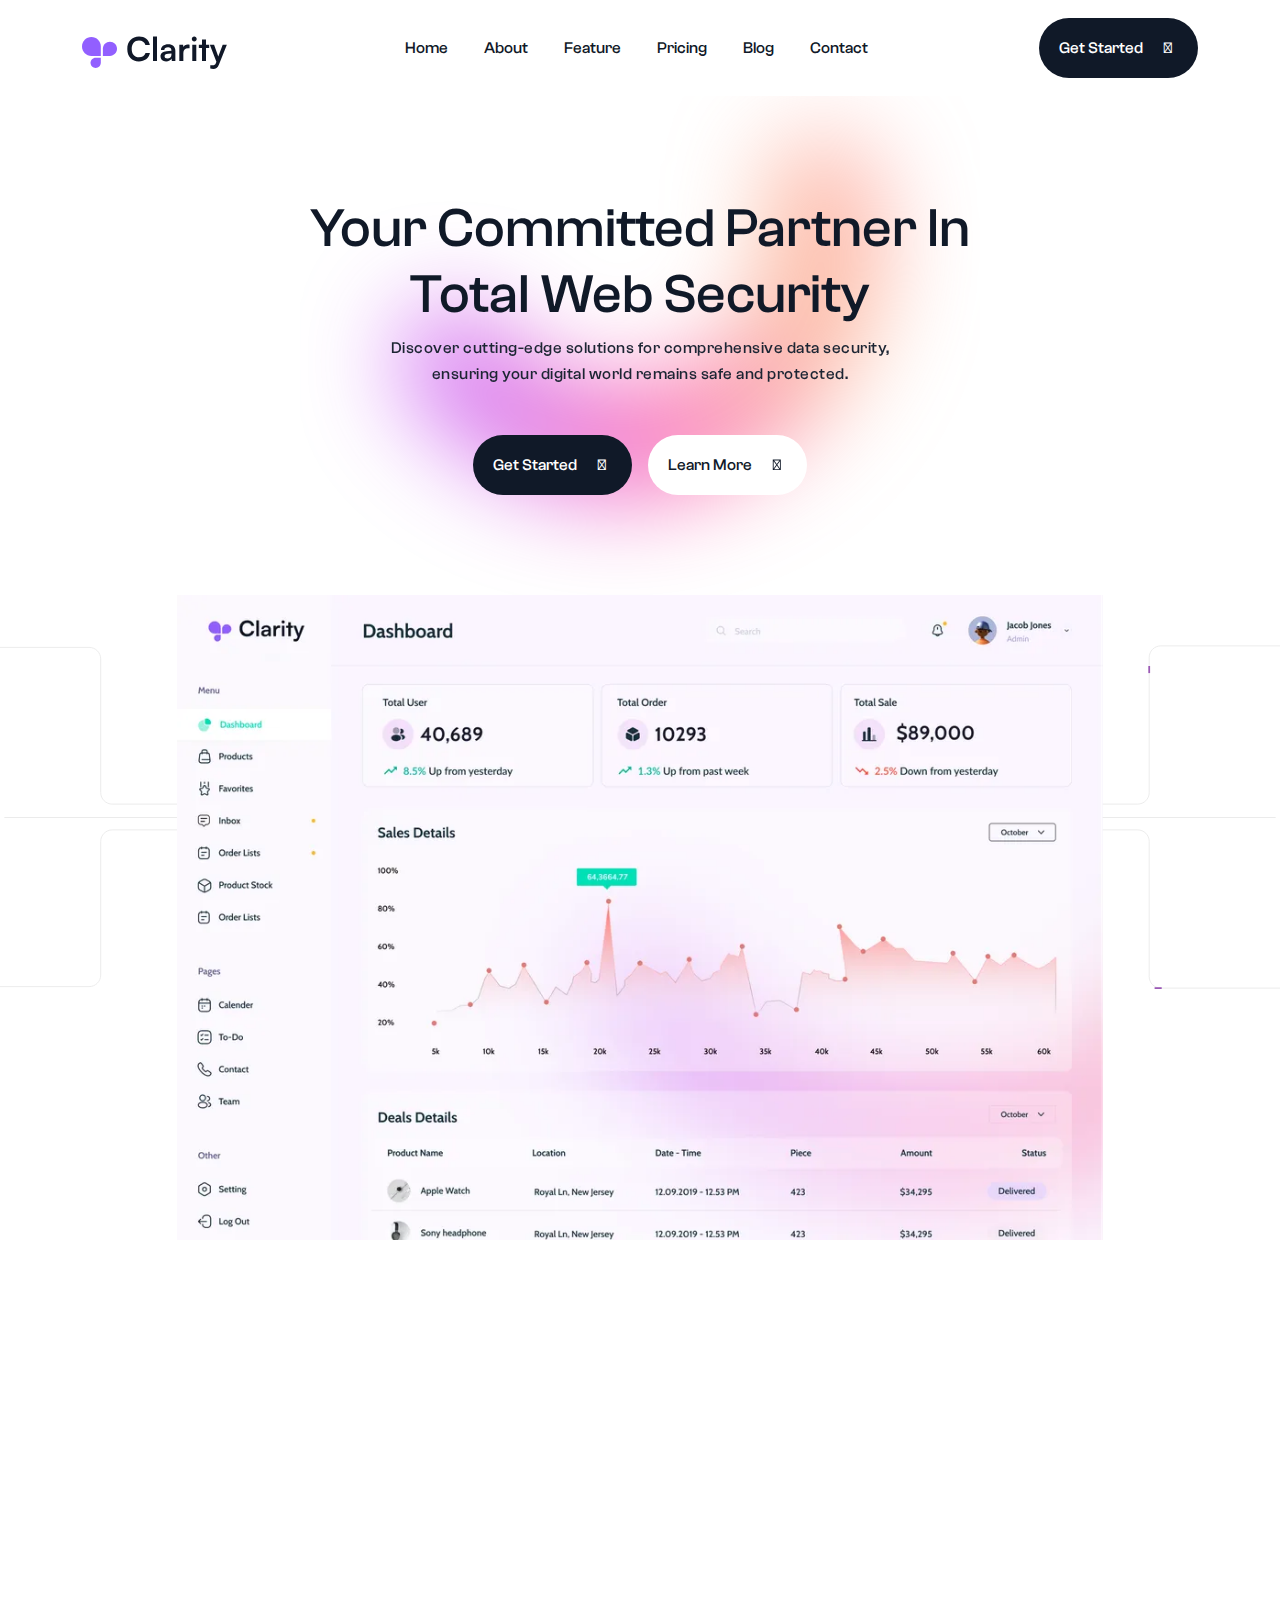
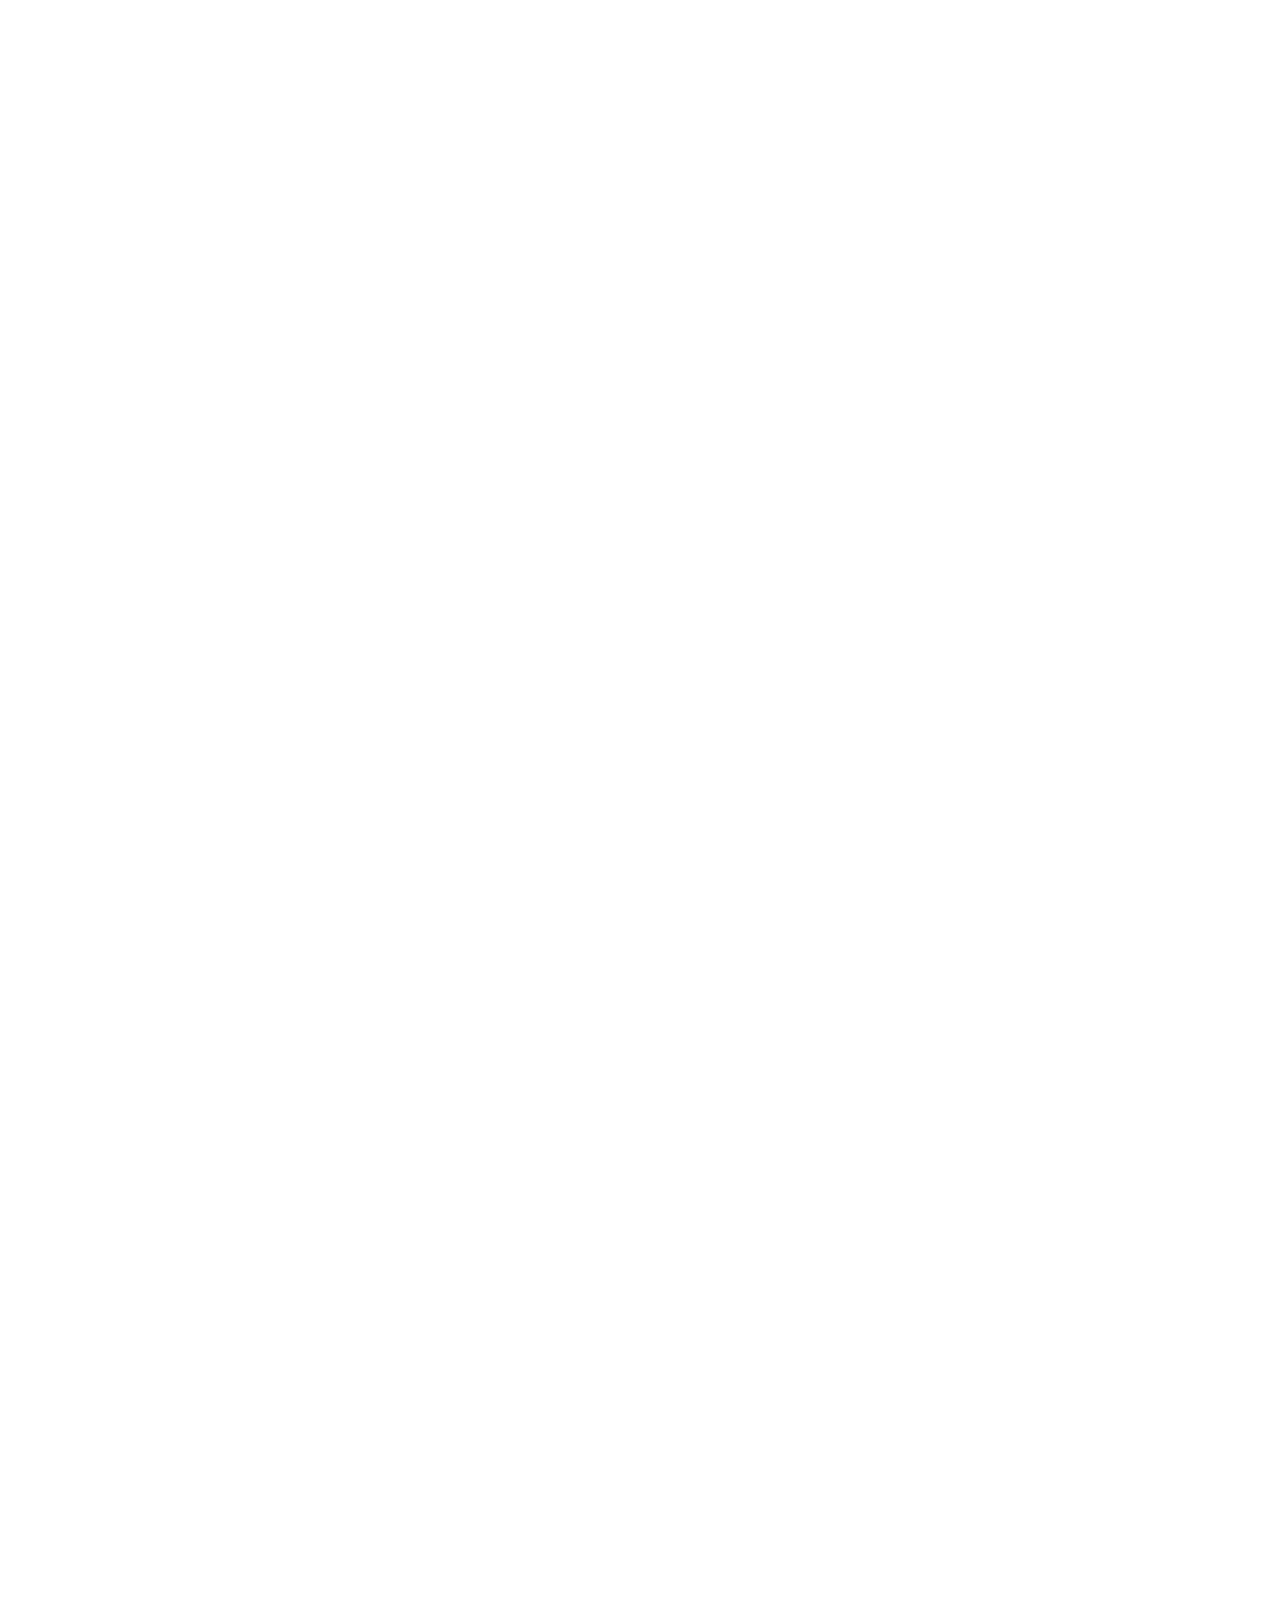
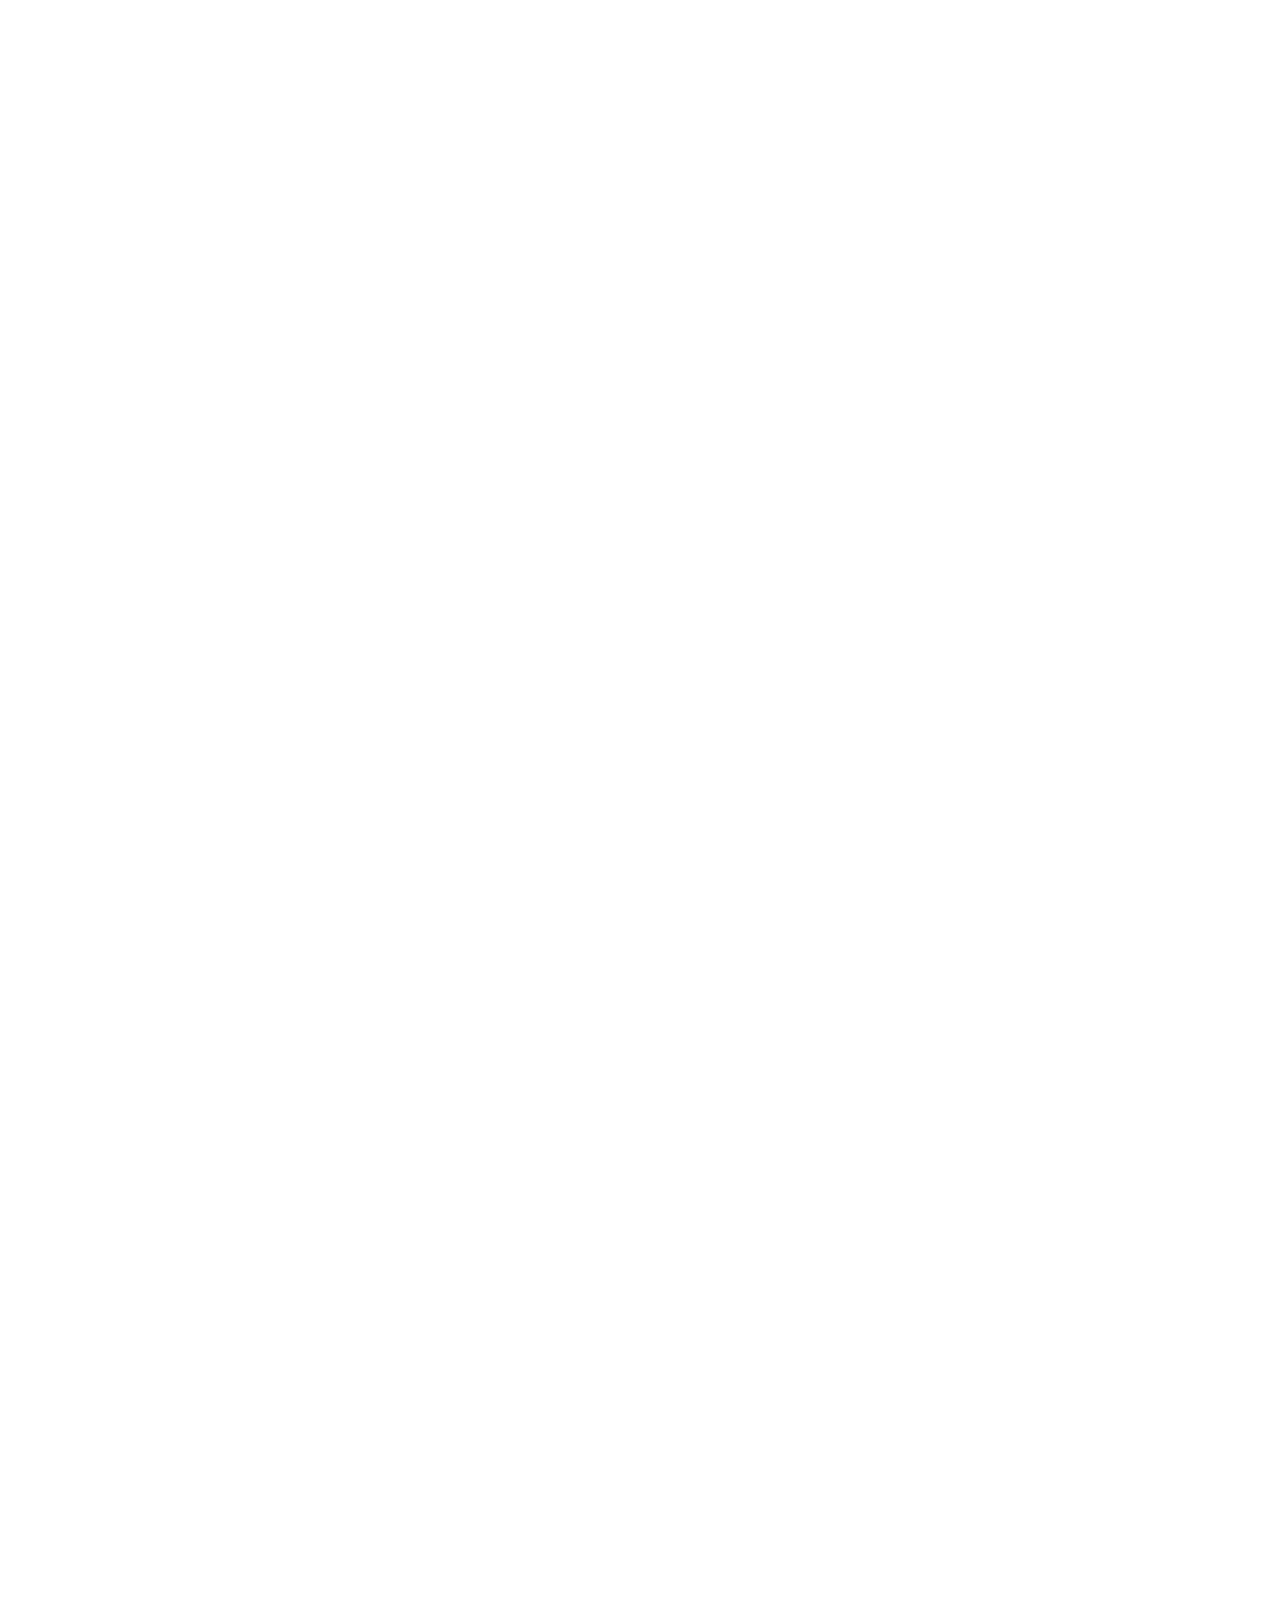
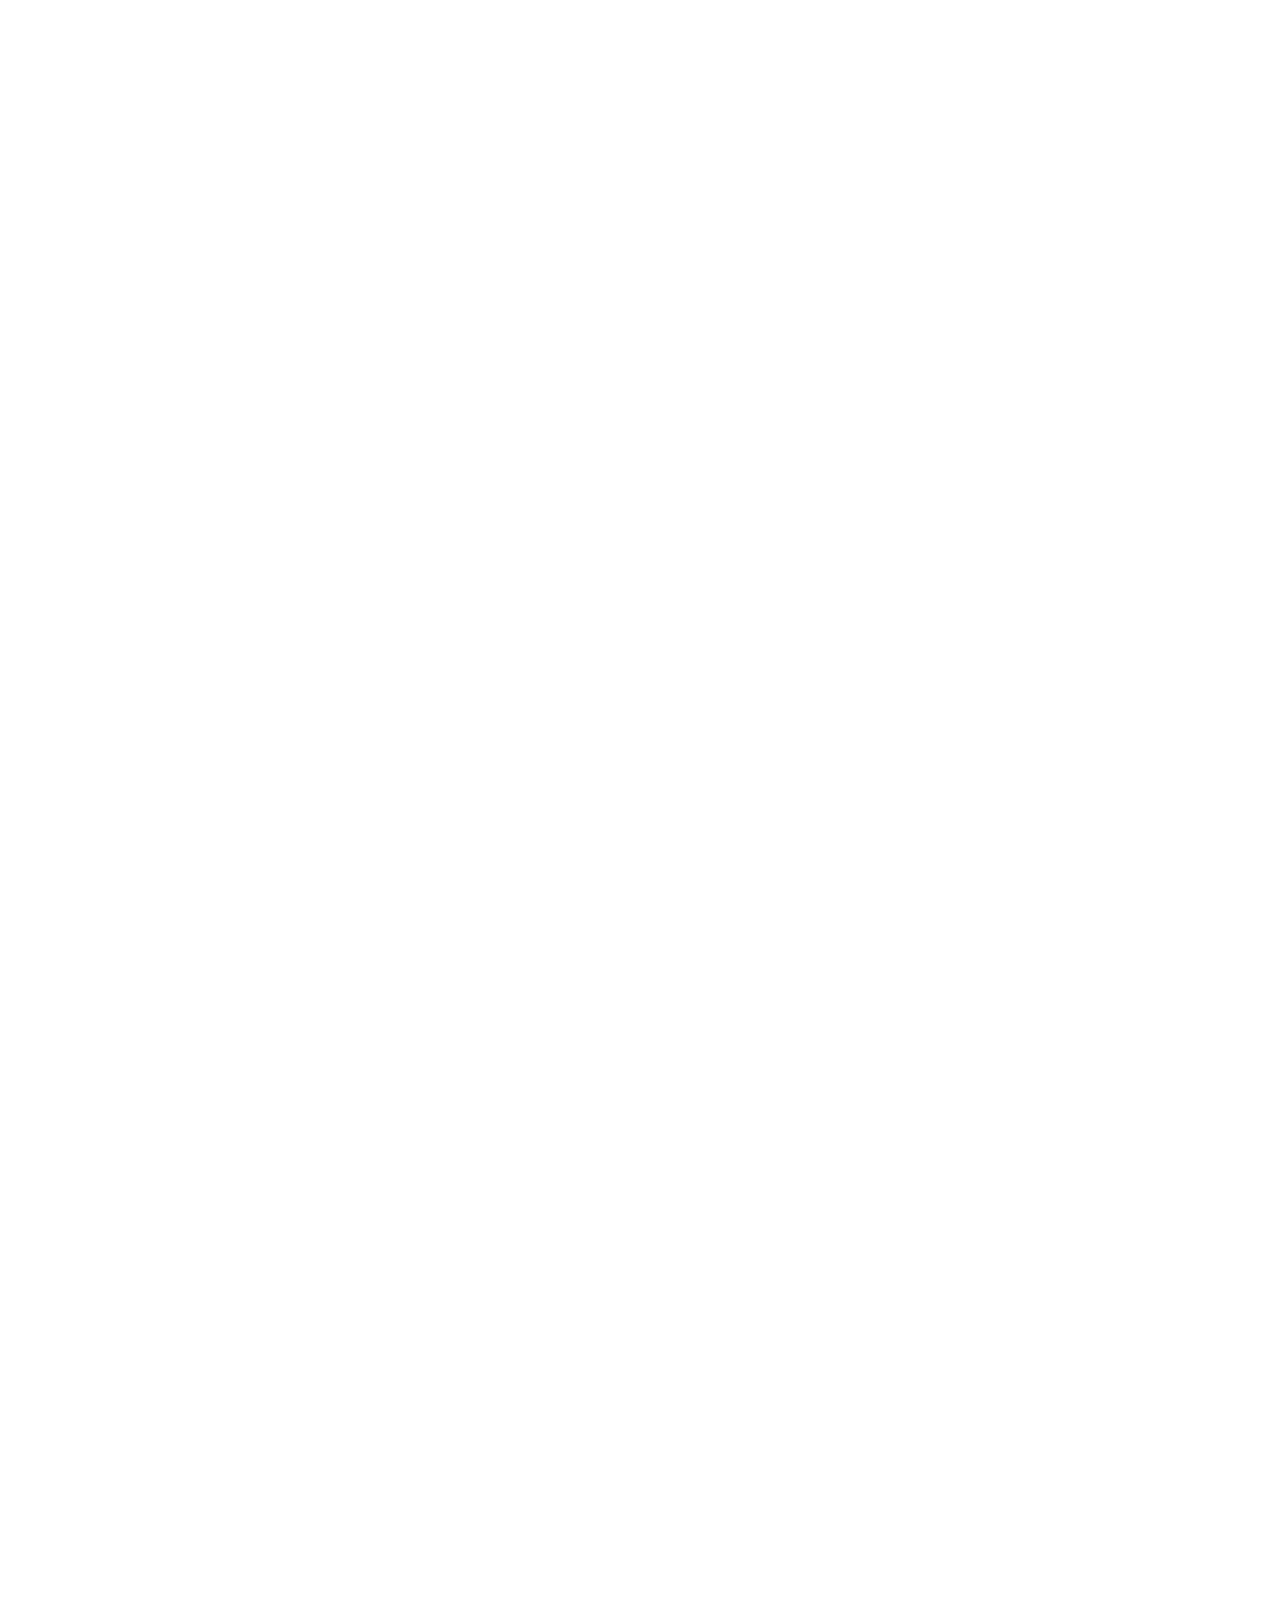
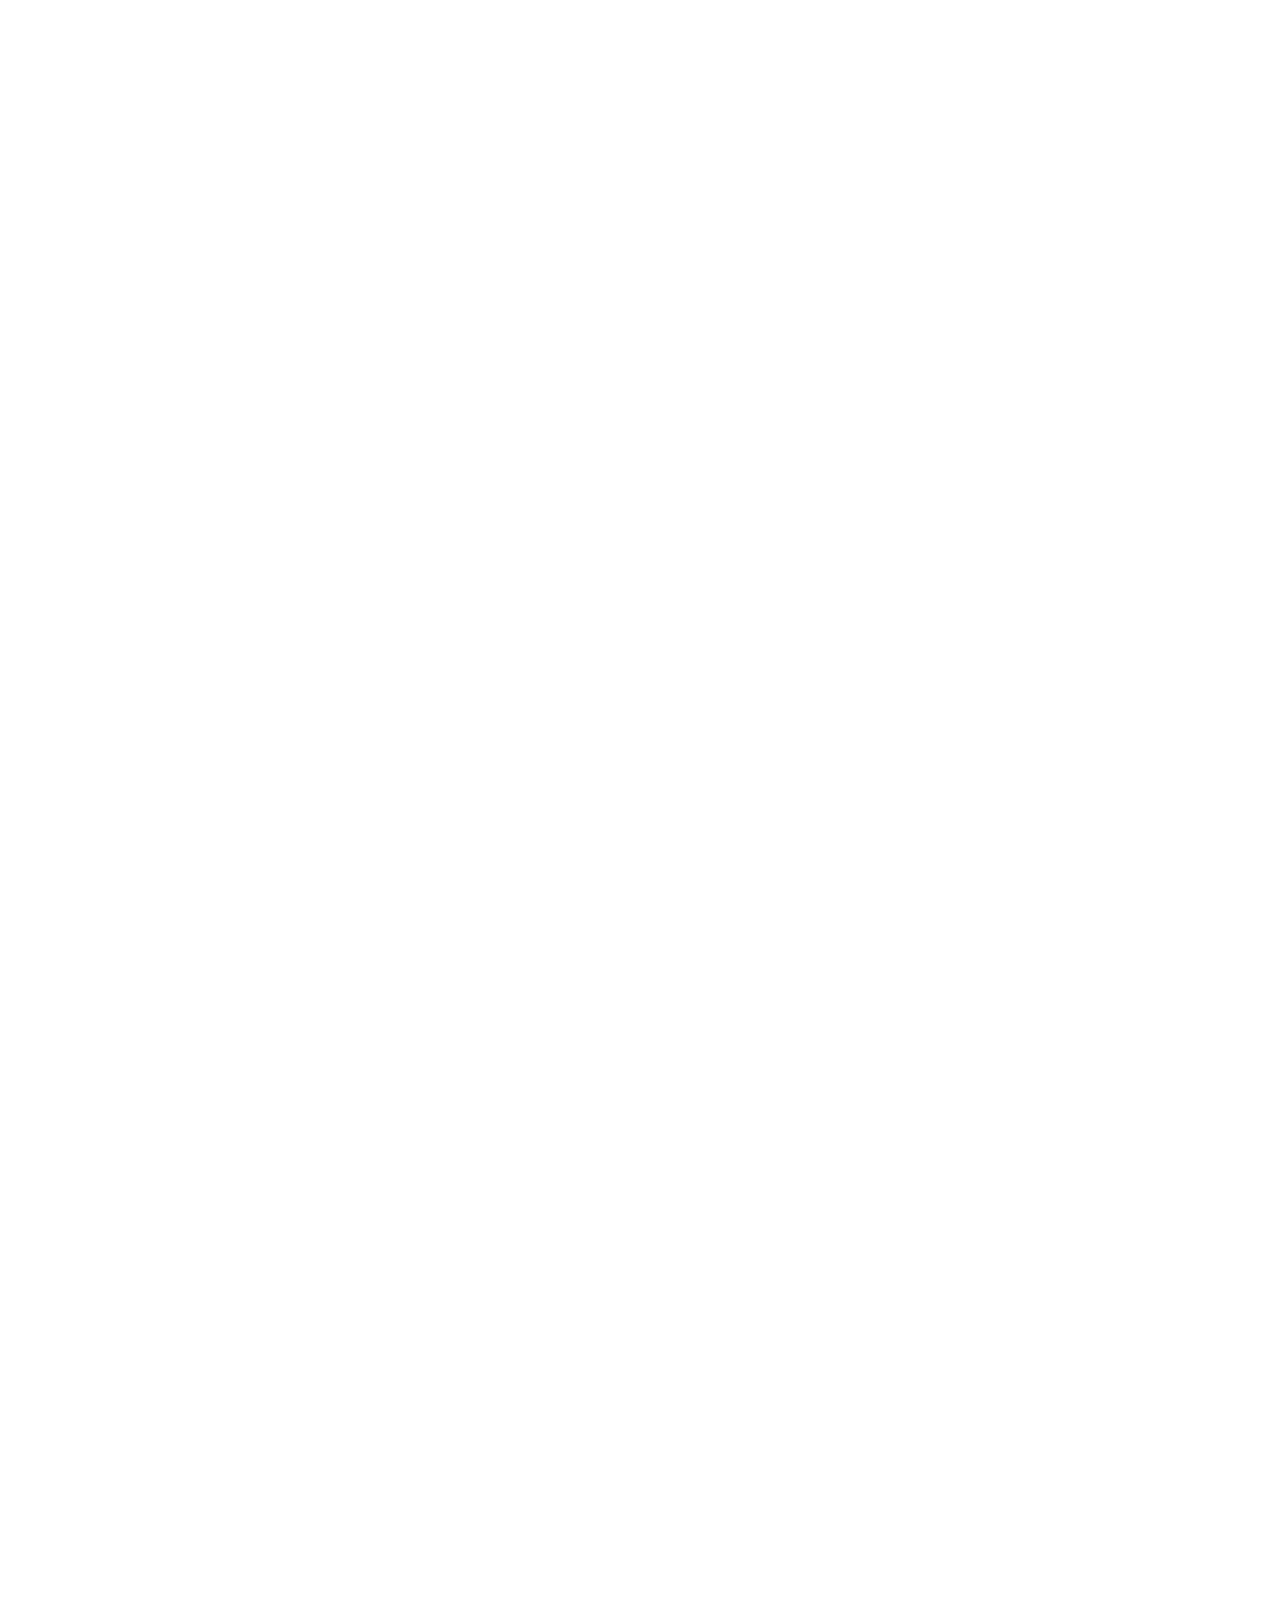
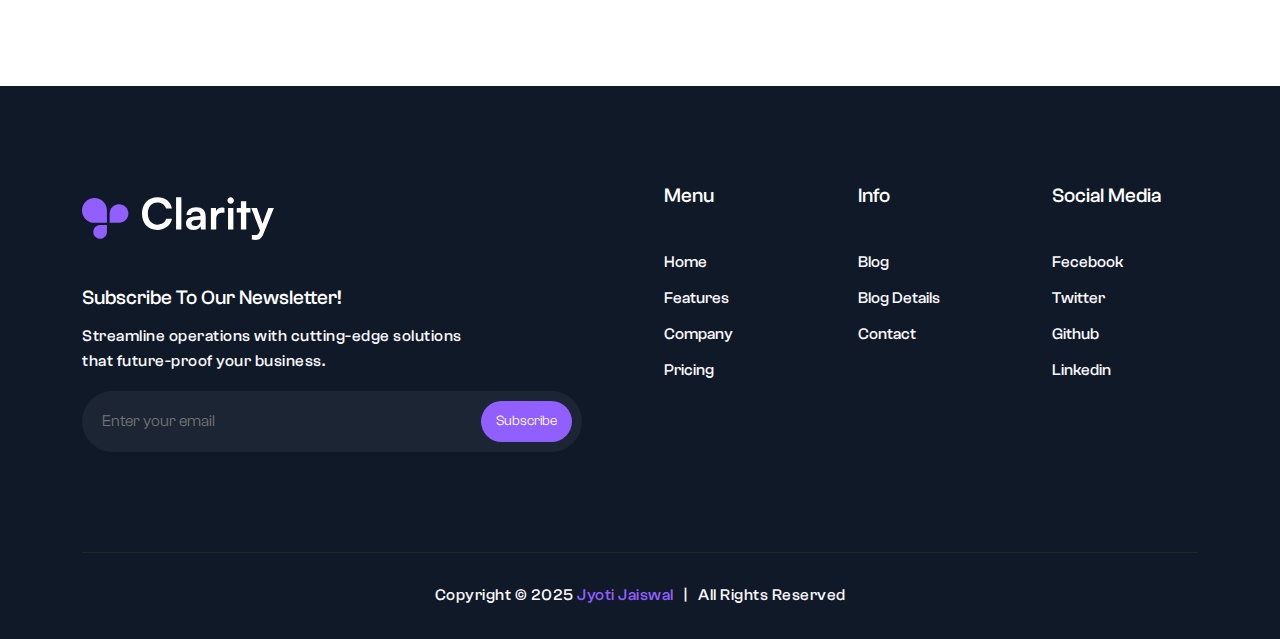
<file: index.html>
<!DOCTYPE html>
<html lang="en">
  <head>
    <meta charset="UTF-8" />
    <meta name="viewport" content="width=device-width, initial-scale=1.0" />
    <title>Clarity</title>

    <!-- Links -->
    <link
      rel="stylesheet"
      href="https://pro.fontawesome.com/releases/v5.10.0/css/all.css"
    />
    <link href="https://unpkg.com/aos@2.3.1/dist/aos.css" rel="stylesheet" />
    <link rel="stylesheet" href="./assets/css/owl.carousel.min.css" />
    <link rel="stylesheet" href="./assets/css/owl.theme.default.min.css" />
    <link rel="stylesheet" href="./assets/css/owl.theme.green.min.css" />
    <link rel="stylesheet" href="./assets/css/bootstrap.min.css" />
    <link rel="stylesheet" href="./assets/css/style.css" />
  </head>
  <body>
    <!-- Header -->
    <header class="header" data-aos="fade-down">
      <nav class="navbar navbar-expand-lg">
        <div class="container">
          <a class="logo" href="./index.html">
            <img src="./assets/images/logo.svg" alt="Logo" class="logo-img" />
          </a>

          <button
            class="navbar-toggler"
            type="button"
            data-bs-toggle="collapse"
            data-bs-target="#mainNavbar"
            aria-controls="mainNavbar"
            aria-expanded="false"
            aria-label="Toggle navigation"
          >
            <i class="fal fa-bars"></i>
          </button>

          <div class="collapse navbar-collapse" id="mainNavbar">
            <ul class="navbar-nav mx-auto">
              <li class="nav-item">
                <a class="nav-link" href="./index.html">Home</a>
              </li>
              <li class="nav-item">
                <a class="nav-link" href="./about.html">About</a>
              </li>
              <li class="nav-item">
                <a class="nav-link" href="./features.html">Feature</a>
              </li>
              <li class="nav-item">
                <a class="nav-link" href="./pricing.html">Pricing</a>
              </li>
              <li class="nav-item">
                <a class="nav-link" href="./blog.html">Blog</a>
              </li>
              <li class="nav-item">
                <a class="nav-link" href="./contact.html">Contact</a>
              </li>
            </ul>

            <a href="./index.html" class="button">
              <span>Get Started</span>
              <div class="icon">
                <i class="fal fa-arrow-right"></i>
                <i class="fal fa-arrow-right"></i>
              </div>
            </a>
          </div>
        </div>
      </nav>
    </header>

    <!-- Hero -->
    <section class="section hero">
      <div class="container relative">
        <div class="text" data-aos="fade-up">
          <h1 class="h1">Your Committed Partner in Total Web Security</h1>
          <p class="w-75 mx-auto">
            Discover cutting-edge solutions for comprehensive data security,
            ensuring your digital world remains safe and protected.
          </p>
          <div
            class="d-flex justify-content-center align-items-center gap-3 mt-5"
          >
            <a href="#" class="button">
              <span>Get Started</span>
              <div class="icon">
                <i class="fal fa-arrow-right"></i>
                <i class="fal fa-arrow-right"></i>
              </div>
            </a>
            <a href="#" class="button button-alt">
              <span>Learn More</span>
              <div class="icon">
                <i class="fal fa-arrow-right"></i>
                <i class="fal fa-arrow-right"></i>
              </div>
            </a>
          </div>
        </div>
        <img
          src="./assets/images/hero-background.svg"
          alt="Hero Image"
          class="image"
        />
      </div>
    </section>

    <!-- Poster Section -->
    <section class="section pt-0 pb-5 poster-section">
      <div class="pattern">
        <img src="./assets/images/patterns/line-01.svg" alt="" />
        <img src="./assets/images/patterns/line-02.svg" alt="" />
        <img src="./assets/images/patterns/line-03.svg" alt="" />
      </div>

      <div class="container">
        <div class="row justify-content-center">
          <div class="col-lg-10">
            <div class="image" data-aos="fade-up">
              <img src="./assets/images/dashboard-image.webp" alt="" />
            </div>
          </div>
        </div>
      </div>
    </section>

    <!-- Clients Section -->
    <section class="section clients-section">
      <div class="container">
        <p class="heading text-center mb-5" data-aos="fade-up">
          Trusted by thousands of companies worldwide
        </p>

        <div class="slider" data-aos="fade-up">
          <div class="slides-track">
            <!-- First slide -->
            <div class="slide">
              <img src="./assets/images/logo1.svg" alt="" />
            </div>
            <div class="slide">
              <img src="./assets/images/logo2.svg" alt="" />
            </div>
            <div class="slide">
              <img src="./assets/images/logo3.svg" alt="" />
            </div>
            <div class="slide">
              <img src="./assets/images/logo4.svg" alt="" />
            </div>
            <div class="slide">
              <img src="./assets/images/logo5.svg" alt="" />
            </div>
            <div class="slide">
              <img src="./assets/images/logo6.svg" alt="" />
            </div>

            <!-- Second Slide clone items -->
            <div class="slide">
              <img src="./assets/images/logo1.svg" alt="" />
            </div>
            <div class="slide">
              <img src="./assets/images/logo2.svg" alt="" />
            </div>
            <div class="slide">
              <img src="./assets/images/logo3.svg" alt="" />
            </div>
            <div class="slide">
              <img src="./assets/images/logo4.svg" alt="" />
            </div>
            <div class="slide">
              <img src="./assets/images/logo5.svg" alt="" />
            </div>
            <div class="slide">
              <img src="./assets/images/logo6.svg" alt="" />
            </div>
          </div>
        </div>
      </div>
    </section>

    <!-- Services Section -->
    <section class="section services-section pt-0">
      <div class="container">
        <div class="text-center mb-5" data-aos="fade-up">
          <h6 class="badge-title">How it works</h6>
          <h4 class="h1 my-3">How Clarity Security Solution works</h4>
          <p class="w-50 mx-auto">
            Securing your digital world: your trusted partner in data protection
            with cutting-edge solutions for comprehensive data security.
          </p>
        </div>
        <div class="row g-4">
          <div class="col-lg-4 col-md-6">
            <div data-aos="fade-up" class="h-100">
              <div class="card services-card">
                <div class="card-body">
                  <div class="icon" style="--card-shade: #d1fadf">
                    <img src="./assets/images/icons/services/01.svg" alt="" />
                    <img src="./assets/images/icons/services/01.svg" alt="" />
                  </div>
                  <div class="text">
                    <h5>Advanced Detection</h5>
                    <p>
                      Our system continuously monitors your network and data
                      environments to detect any suspicious activities promptly.
                    </p>
                  </div>
                </div>
              </div>
            </div>
          </div>
          <div class="col-lg-4 col-md-6">
            <div data-aos="fade-up" class="h-100">
              <div class="card services-card">
                <div class="card-body">
                  <div class="icon" style="--card-shade: #ffeaff">
                    <img src="./assets/images/icons/services/02.svg" alt="" />
                    <img src="./assets/images/icons/services/02.svg" alt="" />
                  </div>
                  <div class="text">
                    <h5>Robust Data Encryption</h5>
                    <p>
                      We ensure that all sensitive data is encrypted both in
                      transit and at rest, using industry-standard encryption
                      protocols.
                    </p>
                  </div>
                </div>
              </div>
            </div>
          </div>
          <div class="col-lg-4 col-md-6">
            <div data-aos="fade-up" class="h-100">
              <div class="card services-card">
                <div class="card-body">
                  <div class="icon" style="--card-shade: #fffbf9">
                    <img src="./assets/images/icons/services/03.svg" alt="" />
                    <img src="./assets/images/icons/services/03.svg" alt="" />
                  </div>
                  <div class="text">
                    <h5>Automatic Updates</h5>
                    <p>
                      In the event of a security incident, our automated
                      response system promptly initiates protective measures.
                    </p>
                  </div>
                </div>
              </div>
            </div>
          </div>
          <div class="col-lg-4 col-md-6">
            <div data-aos="fade-up" class="h-100">
              <div class="card services-card">
                <div class="card-body">
                  <div class="icon" style="--card-shade: #fdf2f2">
                    <img src="./assets/images/icons/services/04.svg" alt="" />
                    <img src="./assets/images/icons/services/04.svg" alt="" />
                  </div>
                  <div class="text">
                    <h5>Cost Efficiency</h5>
                    <p>
                      In the event of a security incident, our automated
                      response system promptly initiates protective measures.
                    </p>
                  </div>
                </div>
              </div>
            </div>
          </div>
          <div class="col-lg-4 col-md-6">
            <div data-aos="fade-up" class="h-100">
              <div class="card services-card">
                <div class="card-body">
                  <div class="icon" style="--card-shade: #eef4ff">
                    <img src="./assets/images/icons/services/05.svg" alt="" />
                    <img src="./assets/images/icons/services/05.svg" alt="" />
                  </div>
                  <div class="text">
                    <h5>Enhanced Security</h5>
                    <p>
                      Our system continuously monitors your network and data
                      environments to detect any suspicious activities promptly.
                    </p>
                  </div>
                </div>
              </div>
            </div>
          </div>
          <div class="col-lg-4 col-md-6">
            <div data-aos="fade-up" class="h-100">
              <div class="card services-card">
                <div class="card-body">
                  <div class="icon" style="--card-shade: #f1eaff">
                    <img src="./assets/images/icons/services/06.svg" alt="" />
                    <img src="./assets/images/icons/services/06.svg" alt="" />
                  </div>
                  <div class="text">
                    <h5>Scalability & Flexibility</h5>
                    <p>
                      We ensure that all sensitive data is encrypted both in
                      transit and at rest, using industry-standard encryption
                      protocols.
                    </p>
                  </div>
                </div>
              </div>
            </div>
          </div>
        </div>
      </div>
    </section>

    <!-- Features Section -->
    <section class="section features-section pt-0">
      <div class="container">
        <div class="text-center mb-5" data-aos="fade-up">
          <h6 class="badge-title">Key Features</h6>
          <h4 class="h1 my-3 w-50 mx-auto">
            In-Depth Explanation of Our Web Security Features
          </h4>
          <p class="w-50 mx-auto">
            Securing your digital world: your trusted partner in data protection
            with cutting-edge solutions for comprehensive data security.
          </p>
        </div>

        <div class="row g-4">
          <div class="col-lg-4 col-md-6">
            <div data-aos="fade-up">
              <div class="card feature-card" style="--card-shade: #d3f5ff">
                <div class="card-body">
                  <div class="image">
                    <img
                      src="./assets/images/features/01.webp"
                      alt="Visitor History"
                    />
                  </div>
                  <div class="text">
                    <a href="./index.html" class="badge">Visitor History</a>
                    <a href="./index.html">
                      <h5>Regularly evaluates potential security risks</h5>
                    </a>
                    <p>
                      Securing your digital world: your trusted partner in data
                      protection with. Lorem ipsum dolor sit amet
                    </p>
                  </div>
                </div>
              </div>
            </div>
          </div>
          <div class="col-lg-4 col-md-6">
            <div data-aos="fade-up">
              <div class="card feature-card" style="--card-shade: #ddd6ff">
                <div class="card-body">
                  <div class="image">
                    <img
                      src="./assets/images/features/02.webp"
                      alt="Visitor History"
                    />
                  </div>
                  <div class="text">
                    <a href="./index.html" class="badge">Visitor History</a>
                    <a href="./index.html">
                      <h5>Regularly evaluates potential security risks</h5>
                    </a>
                    <p>
                      Securing your digital world: your trusted partner in data
                      protection with. Lorem ipsum dolor sit amet
                    </p>
                  </div>
                </div>
              </div>
            </div>
          </div>
          <div class="col-lg-4 col-md-6">
            <div data-aos="fade-up">
              <div class="card feature-card" style="--card-shade: #faefe8">
                <div class="card-body">
                  <div class="image">
                    <img
                      src="./assets/images/features/03.webp"
                      alt="Visitor History"
                    />
                  </div>
                  <div class="text">
                    <a href="./index.html" class="badge">Banners Clicks</a>
                    <a href="./index.html">
                      <h5>Regularly evaluates potential security risks</h5>
                    </a>
                    <p>
                      Securing your digital world: your trusted partner in data
                      protection with. Lorem ipsum dolor sit amet
                    </p>
                  </div>
                </div>
              </div>
            </div>
          </div>
        </div>
      </div>
    </section>
    <section class="section features-section pt-0">
      <div class="container">
        <div class="text-center mb-5" data-aos="fade-up">
          <h6 class="badge-title">Key Features</h6>
          <h4 class="h1 my-3 w-50 mx-auto">
            Discover the Features That Makes clarity Stand Out.
          </h4>
          <p class="w-50 mx-auto">
            Securing your digital world: your trusted partner in data protection
            with cutting-edge solutions for comprehensive data security.
          </p>
        </div>

        <div class="row align-items-center g-5">
          <div class="col-lg-5">
            <div class="feature-image pattern-top" data-aos="fade-up">
              <img src="./assets/images/features/features.webp" alt="" />
            </div>
          </div>
          <div class="col-lg-7">
            <h5 class="w-50 mb-3" data-aos="fade-up">
              In-Depth Explanation of Our Web Security
            </h5>
            <p class="w-75 mb-5" data-aos="fade-up">
              Securing Your Digital World: Your Trusted Partner in Data
              Protection with Cutting-Edge Solutions for
            </p>

            <div class="row g-5">
              <div class="col-md-6">
                <div class="round-icon bg-primary" data-aos="fade-up">
                  <img
                    src="./assets/images/icons/feature-icon-alt.svg"
                    alt=""
                  />
                </div>
                <h6 data-aos="fade-up">Deleiled user logs</h6>
                <p data-aos="fade-up">
                  Our platform regularly logs all user activities including
                  logins.
                </p>
              </div>
              <div class="col-md-6">
                <div class="round-icon bg-light" data-aos="fade-up">
                  <img src="./assets/images/icons/feature-icon.svg" alt="" />
                </div>
                <h6 data-aos="fade-up">Anomaly Detection</h6>
                <p data-aos="fade-up">
                  This includes unusual login times and access to restricted
                  data.
                </p>
              </div>
            </div>
          </div>
        </div>
      </div>
    </section>
    <section class="section features-section">
      <div class="container">
        <div class="row align-items-center g-5">
          <div class="col-lg-7">
            <h5 class="w-75 mb-3" data-aos="fade-up">
              Delivers an All-Encompassing Security Summary.
            </h5>
            <p class="mb-5" data-aos="fade-up">
              Schedule posts in advance and automatically publish across your
              connected channels. Create content queues and recycle evergreen
              content for consistent posting
            </p>
            <div class="row g-4 mb-5">
              <div class="col-md-6">
                <span class="list" data-aos="fade-up">
                  <i class="far fa-check"></i>
                  Providing robust security
                </span>
              </div>
              <div class="col-md-6">
                <span class="list" data-aos="fade-up">
                  <i class="far fa-check"></i>
                  Regularly audit user access
                </span>
              </div>
              <div class="col-md-6">
                <span class="list" data-aos="fade-up">
                  <i class="far fa-check"></i>
                  Additionally, enforce Multi-Factor
                </span>
              </div>
              <div class="col-md-6">
                <span class="list" data-aos="fade-up">
                  <i class="far fa-check"></i>
                  Securing your digital world
                </span>
              </div>
            </div>

            <div data-aos="fade-up">
              <a href="#" class="button">
                <span>Get Started</span>
                <div class="icon">
                  <i class="fal fa-arrow-right"></i>
                  <i class="fal fa-arrow-right"></i>
                </div>
              </a>
            </div>
          </div>
          <div class="col-lg-5">
            <div class="feature-image pattern-bottom" data-aos="fade-up">
              <img src="./assets/images/features/features-alt.webp" alt="" />
            </div>
          </div>
        </div>
      </div>
    </section>

    <!-- Pricing Section -->
    <section class="section pricing-section">
      <div class="container">
        <div class="text-center mb-5" data-aos="fade-up">
          <h6 class="badge-title">Pricing & Plan</h6>
          <h4 class="h1 my-3 w-50 mx-auto">Choose a suitable plan</h4>
          <p class="w-50 mx-auto">
            Your Trusted Partner in Data Protection with Cutting-Edge Solutions
            for Comprehensive Data Security.
          </p>
        </div>

        <div class="toggle mb-5" id="price-toggle" data-aos="fade-up">
          <span>Monthly</span>
          <button></button>
          <span>Yearly</span>
        </div>

        <div class="row g-4">
          <div class="col-lg-4 col-md-6">
            <div class="card pricing-card" data-aos="fade-up">
              <div class="card-body">
                <h5>Basic Plan</h5>
                <p>
                  Ideal for small businesses or individuals looking to secure
                  their data with fundamental protection features.
                </p>
                <h6>
                  <b>
                    <span class="amount" data-monthly="29" data-yearly="129">
                      $29
                    </span></b
                  >
                  per month, billed monthly
                </h6>
                <ul>
                  <li>
                    <i class="far fa-check"></i>
                    <span> Basic Threat Detection </span>
                  </li>
                  <li>
                    <i class="far fa-check"></i>
                    <span> Basic Alerts & Reporting </span>
                  </li>
                  <li>
                    <i class="far fa-check"></i>
                    <span> Daily Data Backup </span>
                  </li>
                  <li>
                    <i class="far fa-check"></i>
                    <span> Email Support </span>
                  </li>
                  <li>
                    <i class="far fa-check"></i>
                    <span> Single User License </span>
                  </li>
                </ul>

                <a href="#" class="button">
                  <span>Get Started</span>
                  <div class="icon">
                    <i class="fal fa-arrow-right"></i>
                    <i class="fal fa-arrow-right"></i>
                  </div>
                </a>
              </div>
            </div>
          </div>
          <div class="col-lg-4 col-md-6">
            <div class="card pricing-card pricing-card-alt" data-aos="fade-up">
              <div class="card-body">
                <h5>
                  Premium Plan
                  <div class="badge">Recommended</div>
                </h5>
                <p>
                  Perfect for medium to large businesses requiring security
                  features and priority support.
                </p>
                <h6>
                  <b>
                    <span class="amount" data-monthly="49" data-yearly="149">
                      $49
                    </span>
                  </b>
                  per month, billed monthly
                </h6>
                <ul>
                  <li>
                    <i class="far fa-check"></i>
                    <span> Advanced Threat Detection and Remediation</span>
                  </li>
                  <li>
                    <i class="far fa-check"></i>
                    <span> Real-Time Alerts and Reporting</span>
                  </li>
                  <li>
                    <i class="far fa-check"></i>
                    <span> Continuous Data Backup and Restore</span>
                  </li>
                  <li>
                    <i class="far fa-check"></i>
                    <span> 24/7 Priority Support</span>
                  </li>
                  <li>
                    <i class="far fa-check"></i>
                    <span>
                      Single User LicenseMulti-User Licenses (Up to 10 Users)
                    </span>
                  </li>
                </ul>

                <a href="#" class="button button-alt">
                  <span>Get Started</span>
                  <div class="icon">
                    <i class="fal fa-arrow-right"></i>
                    <i class="fal fa-arrow-right"></i>
                  </div>
                </a>
              </div>
            </div>
          </div>
          <div class="col-lg-4 col-md-6">
            <div class="card pricing-card" data-aos="fade-up">
              <div class="card-body">
                <h5>Ultimate Plan</h5>
                <p>
                  Perfect for medium to large businesses requiring security
                  features and priority support.
                </p>
                <h6>
                  <b>
                    <span class="amount" data-monthly="99" data-yearly="199">
                      $99
                    </span>
                  </b>
                  per month, billed monthly
                </h6>
                <ul>
                  <li>
                    <i class="far fa-check"></i>
                    <span> Advanced Threat Detection and Remediation</span>
                  </li>
                  <li>
                    <i class="far fa-check"></i>
                    <span> Real-Time Alerts and Reporting</span>
                  </li>
                  <li>
                    <i class="far fa-check"></i>
                    <span> Continuous Data Backup and Restore</span>
                  </li>
                  <li>
                    <i class="far fa-check"></i>
                    <span> 24/7 Priority Support</span>
                  </li>
                  <li>
                    <i class="far fa-check"></i>
                    <span> Multi-User Licenses (Up to 10 Users)</span>
                  </li>
                </ul>

                <a href="#" class="button">
                  <span>Get Started</span>
                  <div class="icon">
                    <i class="fal fa-arrow-right"></i>
                    <i class="fal fa-arrow-right"></i>
                  </div>
                </a>
              </div>
            </div>
          </div>
        </div>
      </div>
    </section>

    <!-- Testimonials Section -->
    <section class="section testimonial-section">
      <div class="container">
        <div class="text-center mb-5" data-aos="fade-up">
          <h6 class="badge-title">12000+ Happy Customers</h6>
          <h4 class="h1 my-3 w-50 mx-auto">Customer Reviews</h4>
          <p class="w-50 mx-auto">
            Your Trusted Partner in Data Protection with Cutting-Edge Solutions
            for Comprehensive Data Security.
          </p>
        </div>
      </div>

      <div
        class="owl-carousel owl-theme testimonial-carousel"
        data-aos="fade-up"
      >
        <div class="item">
          <div class="card testimonial-card">
            <div class="card-body">
              <h5>
                The granular access controls and detailed user activity tracking
                have given us unparalleled visibility.
              </h5>
              <p>
                The granular access controls and detailed user activity tracking
                have given us unparalleled visibility into our system's
                security. This platform has helped us maintain our data.
              </p>
              <div class="rating">
                <div class="stars">
                  <i class="fas fa-star"></i>
                  <i class="fas fa-star"></i>
                  <i class="fas fa-star"></i>
                  <i class="fas fa-star"></i>
                  <i class="fal fa-star"></i>
                </div>
                <span>3.5</span>
              </div>
              <div class="info">
                <div class="avatar">
                  <img src="./assets/images/testimonial/01.webp" alt="" />
                </div>
                <div class="text">
                  <h6>Marvin Brown</h6>
                  <b>IT Director at HealthCare</b>
                </div>
              </div>
            </div>
          </div>
        </div>

        <div class="item">
          <div class="card testimonial-card">
            <div class="card-body">
              <h5>
                Enhanced security features that make a real difference in data
                management.
              </h5>
              <p>
                The granular access controls and detailed user activity tracking
                have made a significant impact on our system’s security, helping
                us protect critical data and improve compliance.
              </p>
              <div class="rating">
                <div class="stars">
                  <i class="fas fa-star"></i>
                  <i class="fas fa-star"></i>
                  <i class="fas fa-star"></i>
                  <i class="fal fa-star"></i>
                  <i class="fal fa-star"></i>
                </div>
                <span>3.0</span>
              </div>
              <div class="info">
                <div class="avatar">
                  <img src="./assets/images/testimonial/02.webp" alt="" />
                </div>
                <div class="text">
                  <h6>Sarah Thompson</h6>
                  <b>Security Manager at FinTech Solutions</b>
                </div>
              </div>
            </div>
          </div>
        </div>

        <div class="item">
          <div class="card testimonial-card">
            <div class="card-body">
              <h5>
                Gives us peace of mind knowing our system is secure and
                compliant.
              </h5>
              <p>
                The detailed user activity tracking allows us to detect
                potential security issues before they become problems. The
                platform is indispensable for maintaining compliance standards.
              </p>
              <div class="rating">
                <div class="stars">
                  <i class="fas fa-star"></i>
                  <i class="fas fa-star"></i>
                  <i class="fas fa-star"></i>
                  <i class="fas fa-star"></i>
                  <i class="fas fa-star"></i>
                </div>
                <span>5.0</span>
              </div>
              <div class="info">
                <div class="avatar">
                  <img src="./assets/images/testimonial/03.webp" alt="" />
                </div>
                <div class="text">
                  <h6>James Parker</h6>
                  <b>Compliance Officer at TechCorp</b>
                </div>
              </div>
            </div>
          </div>
        </div>

        <div class="item">
          <div class="card testimonial-card">
            <div class="card-body">
              <h5>Simple interface with powerful security features.</h5>
              <p>
                We appreciate the intuitive interface that simplifies complex
                security features. The access controls and activity tracking are
                easy to configure and monitor.
              </p>
              <div class="rating">
                <div class="stars">
                  <i class="fas fa-star"></i>
                  <i class="fas fa-star"></i>
                  <i class="fas fa-star"></i>
                  <i class="fal fa-star"></i>
                  <i class="fal fa-star"></i>
                </div>
                <span>3.2</span>
              </div>
              <div class="info">
                <div class="avatar">
                  <img src="./assets/images/testimonial/04.webp" alt="" />
                </div>
                <div class="text">
                  <h6>Linda Greer</h6>
                  <b>Network Administrator at CloudTech</b>
                </div>
              </div>
            </div>
          </div>
        </div>

        <div class="item">
          <div class="card testimonial-card">
            <div class="card-body">
              <h5>Comprehensive audit trails that ensure full transparency.</h5>
              <p>
                The ability to review detailed user activity logs has been a
                game-changer for our audit processes. It gives us transparency
                and helps us track compliance more easily.
              </p>
              <div class="rating">
                <div class="stars">
                  <i class="fas fa-star"></i>
                  <i class="fas fa-star"></i>
                  <i class="fas fa-star"></i>
                  <i class="fas fa-star"></i>
                  <i class="fal fa-star"></i>
                </div>
                <span>4.2</span>
              </div>
              <div class="info">
                <div class="avatar">
                  <img src="./assets/images/testimonial/05.webp" alt="" />
                </div>
                <div class="text">
                  <h6>David King</h6>
                  <b>Audit Manager at BioMed Solutions</b>
                </div>
              </div>
            </div>
          </div>
        </div>
      </div>
    </section>

    <!-- Call To Action -->
    <section class="section cta-section">
      <div class="container">
        <div class="card" data-aos="fade-up">
          <div class="pattern">
            <img src="./assets/images/patterns/pattern.svg" alt="" />
            <img src="./assets/images/patterns/cta-section.svg" alt="" />
          </div>
          <div class="card-body text-center">
            <h4 class="h1 w-75 mb-3 mx-auto">
              Secure Your Data with clarity Protection Solution
            </h4>
            <p class="w-50 mx-auto mb-5">
              Allows you to set thresholds for security parameters and receive
              real-time alerts when these thresholds are breached.
            </p>

            <a href="#" class="button">
              <span>Get Started</span>
              <div class="icon">
                <i class="fal fa-arrow-right"></i>
                <i class="fal fa-arrow-right"></i>
              </div>
            </a>
          </div>
        </div>
      </div>
    </section>

    <!-- Footer -->
    <footer class="footer">
      <div class="container">
        <div class="row g-5">
          <div class="col-lg-6">
            <a href="./index.html" class="logo">
              <img src="./assets/images/logo-footer.svg" alt="" />
            </a>
            <h5 class="mt-5 mb-3">Subscribe to Our Newsletter!</h5>
            <p class="text-light-alt w-75 mb-3">
              Streamline operations with cutting-edge solutions that
              future-proof your business.
            </p>
            <form>
              <input type="text" placeholder="Enter your email" />
              <button>Subscribe</button>
            </form>
          </div>
          <div class="col-lg-2 col-md-6 col-6">
            <h5 class="mb-lg-5 mb-3">Menu</h5>
            <ul>
              <li><a href="./index.html">Home</a></li>
              <li><a href="./features.html">Features</a></li>
              <li><a href="./about.html">Company</a></li>
              <li><a href="./pricing.html">Pricing</a></li>
            </ul>
          </div>
          <div class="col-lg-2 col-md-4 col-6">
            <h5 class="mb-lg-5 mb-3">Info</h5>
            <ul>
              <li><a href="./blog.html">Blog</a></li>
              <li><a href="./blog-detail.html">Blog Details</a></li>
              <li><a href="./contact.html">Contact</a></li>
            </ul>
          </div>
          <div class="col-lg-2 col-md-4 col-6">
            <h5 class="mb-lg-5 mb-3">Social Media</h5>
            <ul>
              <li>
                <a href="#" target="_blank">Fecebook</a>
              </li>
              <li>
                <a href="#" target="_blank">Twitter</a>
              </li>
              <li>
                <a href="#" target="_blank">Github</a>
              </li>
              <li>
                <a href="#" target="_blank">Linkedin</a>
              </li>
            </ul>
          </div>
        </div>

        <hr />

        <p class="text-center text-light-alt">
          Copyright © 2025
          <a
            href="https://jyotijaiswal-04.github.io/portfolio-practice/"
            target="_blank"
            class="text-primary fw-medium"
          >
            Jyoti Jaiswal
          </a>
          &nbsp; | &nbsp; All Rights Reserved
        </p>
      </div>
    </footer>

    <!-- Scripts -->
    <script src="https://code.jquery.com/jquery-3.7.1.min.js"></script>
    <script src="https://unpkg.com/aos@2.3.1/dist/aos.js"></script>
    <script src="./assets/js/owl.carousel.min.js"></script>
    <script src="./assets/js/bootstrap.bundle.min.js"></script>
    <script src="./assets/js/app.js"></script>
    <script>
      testimonialCarousel(".testimonial-carousel");
      togglePricing();
    </script>
  </body>
</html>
</file>
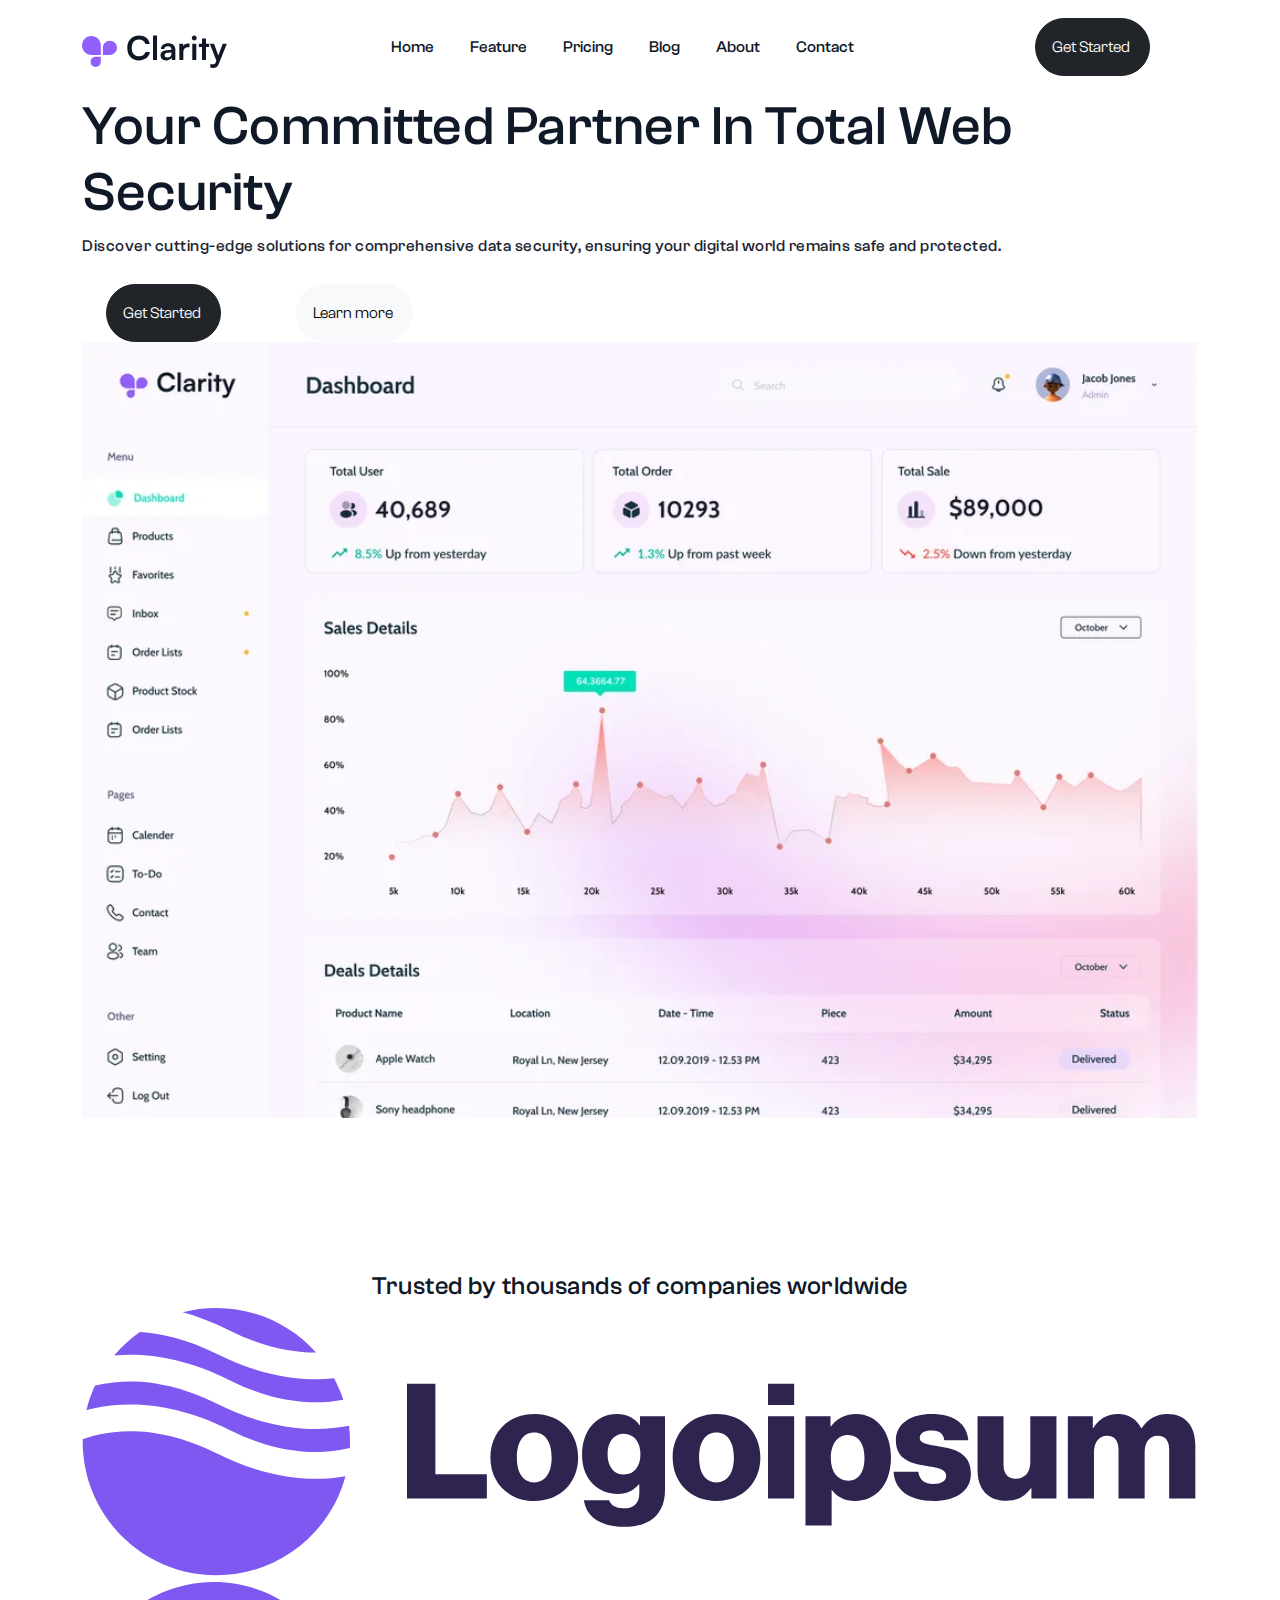
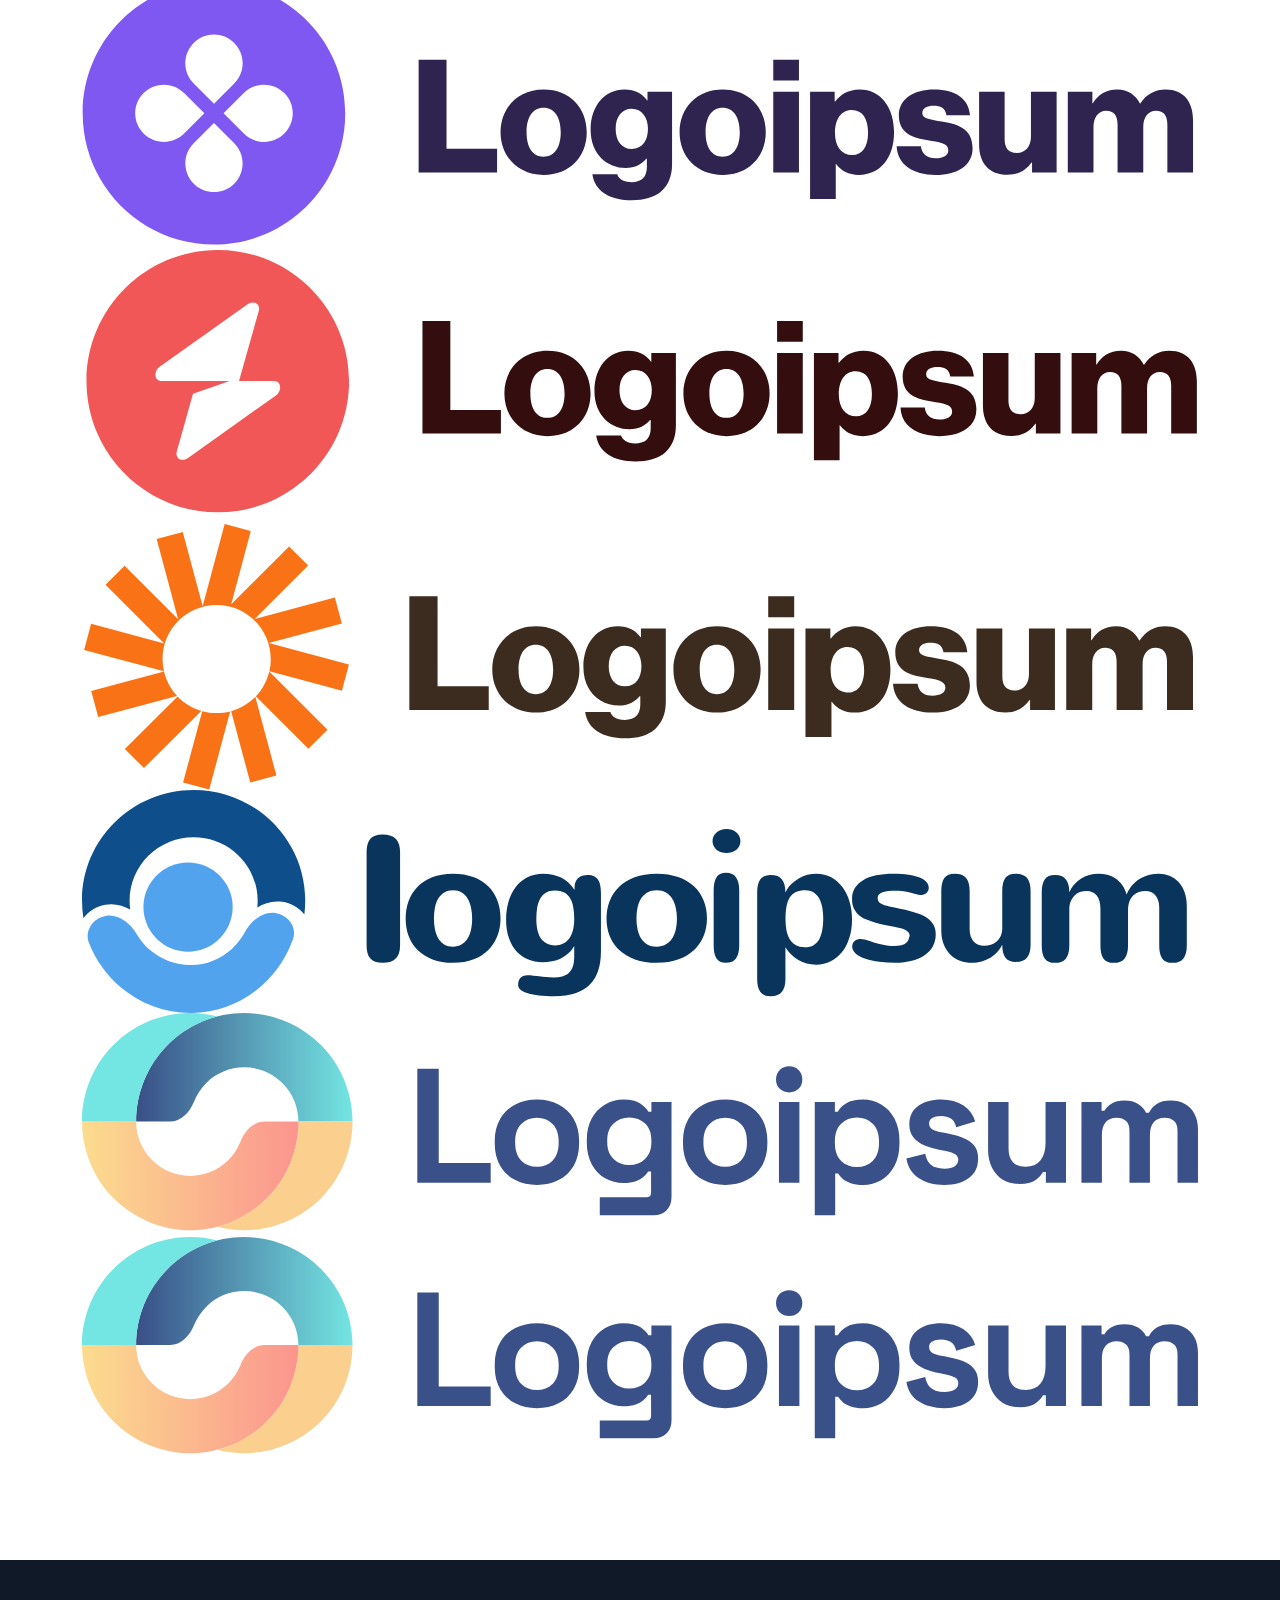
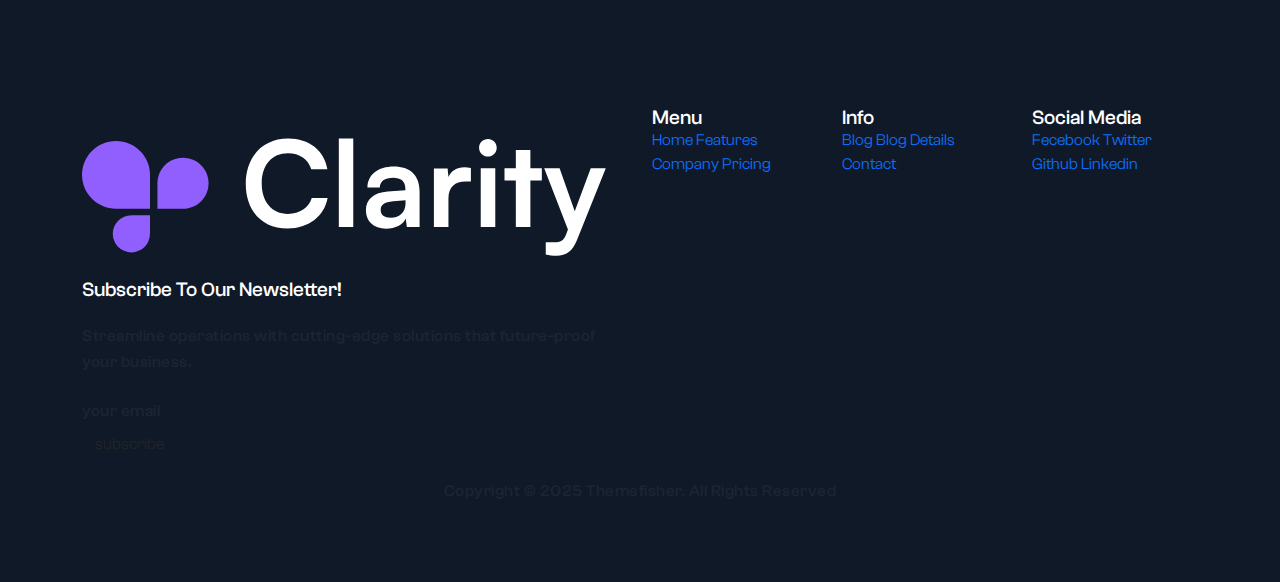
<file: assets/index.html>
<!DOCTYPE html>
<html lang="en">
  <head>
    <meta charset="UTF-8" />
    <meta name="viewport" content="width=device-width, initial-scale=1.0" />
    <title>Document</title>
    <link
      rel="stylesheet"
      href="https://pro.fontawesome.com/releases/v5.10.0/css/all.css"
    />
    <link rel="stylesheet" href="./css/bootstrap.min.css" />
    <link rel="stylesheet" href="./css/style.css" />
  </head>
  <body>
    <header class="header">
      <nav class="navbar navbar-expand-lg">
        <div class="container">
          <a class="logo" href="">
            <img src="./images/logo.svg" alt="Logo" class="logo-img" />
          </a>

          <button
            class="navbar-toggler"
            type="button"
            data-bs-toggle="collapse"
            data-bs-target="#navbarSupportedContent"
            aria-controls="navbarSupportedContent"
            aria-expanded="false"
            aria-label="Toggle navigation"
          >
            <i class="fas fa-bars text-light"></i>
          </button>
          <div class="collapse navbar-collapse" id="navbarSupportedContent">
            <ul class="navbar-nav mx-auto text-center">
              <li class="nav-item">
                <a class="nav-link active" aria-current="page" href="index.html"
                  >Home</a
                >
              </li>
              <li class="nav-item">
                <a class="nav-link" href="about.html">Feature</a>
              </li>
              <li class="nav-item">
                <a class="nav-link" href="project.html">Pricing</a>
              </li>
              <li class="nav-item">
                <a class="nav-link" href="project.html">Blog</a>
              </li>
              <li class="nav-item">
                <a class="nav-link" href="project.html">About</a>
              </li>
              <li class="nav-item">
                <a class="nav-link" href="contact.html">Contact</a>
              </li>
            </ul>
          </div>
          <button class="btn btn-dark rounded-pill btn-get p-3 ms-4 me-5">
            Get Started
            <i class="fal fa-arrow-alt-right icon"></i>
          </button>
        </div>
      </nav>
    </header>
    <section class="hero">
      <div class="container">
        <p class="h1">Your Committed Partner in Total Web Security</p>
        <p class="p1">
          Discover cutting-edge solutions for comprehensive data security,
          ensuring your digital world remains safe and protected.
        </p>
        <div class="button-hero mt-4">
          <button class="btn btn-dark rounded-pill p-3 ms-4 me-5">
            Get Started
            <i class="fal fa-arrow-alt-right icon"></i>
          </button>
          <button class="btn btn-light rounded-pill p-3 ms-4 me-5">
            Learn more
            <i class="fal fa-arrow-alt-right icon text-dark"></i>
          </button>
        </div>
      </div>
    </section>
    <section class="dashboard">
      <div class="container">
        <img src="./images/dashboard-image.webp" alt="" />
      </div>
    </section>
    <section class="marquee section">
      <div class="container mt-5">
        <p class="heading text-center">
          Trusted by thousands of companies worldwide
        </p>
        <div class="slider">
          <div class="slides-track">
            <div class="slide">
              <img src="./images/logo1.svg" alt="" />
            </div>
            <div class="slide">
              <img src="./images/logo2.svg" alt="" />
            </div>
            <div class="slide">
              <img src="./images/logo3.svg" alt="" />
            </div>
            <div class="slide">
              <img src="./images/logo4.svg" alt="" />
            </div>
            <div class="slide">
              <img src="./images/logo5.svg" alt="" />
            </div>
            <div class="slide">
              <img src="./images/logo6.svg" alt="" />
            </div>
            <div class="slide">
              <img src="./images/logo6.svg" alt="" />
            </div>
          </div>
        </div>
      </div>
    </section>

    <footer class="footer section">
      <div class="container">
        <div class="row">
          <div class="col-md-6">
            <div class="logo-footer mt-5">
              <img src="./images/logo-footer.svg" alt="img" />
              <h5 class="mt-4">Subscribe to Our Newsletter!</h5>
              <p class="mt-4">
                Streamline operations with cutting-edge solutions that
                future-proof your business.
              </p>
              <div class="button-input mt-4">
                <p>your email</p>
                <button type="button" class="btn subscribe rounded-pill">
                  subscribe
                </button>
              </div>
            </div>
          </div>
          <div class="col-md-2">
            <div class="link mt-5">
              <h5>Menu</h5>
              <a href="#">Home</a>
              <a href="#">Features</a>
              <a href="#">Company</a>
              <a href="#">Pricing</a>
            </div>
          </div>
          <div class="col-md-2">
            <div class="link mt-5">
              <h5>Info</h5>

              <a href="#">Blog</a>
              <a href="#">Blog Details</a>
              <a href="#">Contact</a>
            </div>
          </div>
          <div class="col-md-2">
            <div class="link mt-5 mb-5">
              <h5>Social Media</h5>
              <a href="#">Fecebook</a>
              <a href="#">Twitter</a>
              <a href="#">Github</a>
              <a href="#">Linkedin</a>
            </div>
          </div>
        </div>
      </div>
      <div class="copyright text-center mt-3 mb-5">
        <p>Copyright © 2025 Themefisher. All Rights Reserved</p>
      </div>
    </footer>
  </body>
</html>
</file>
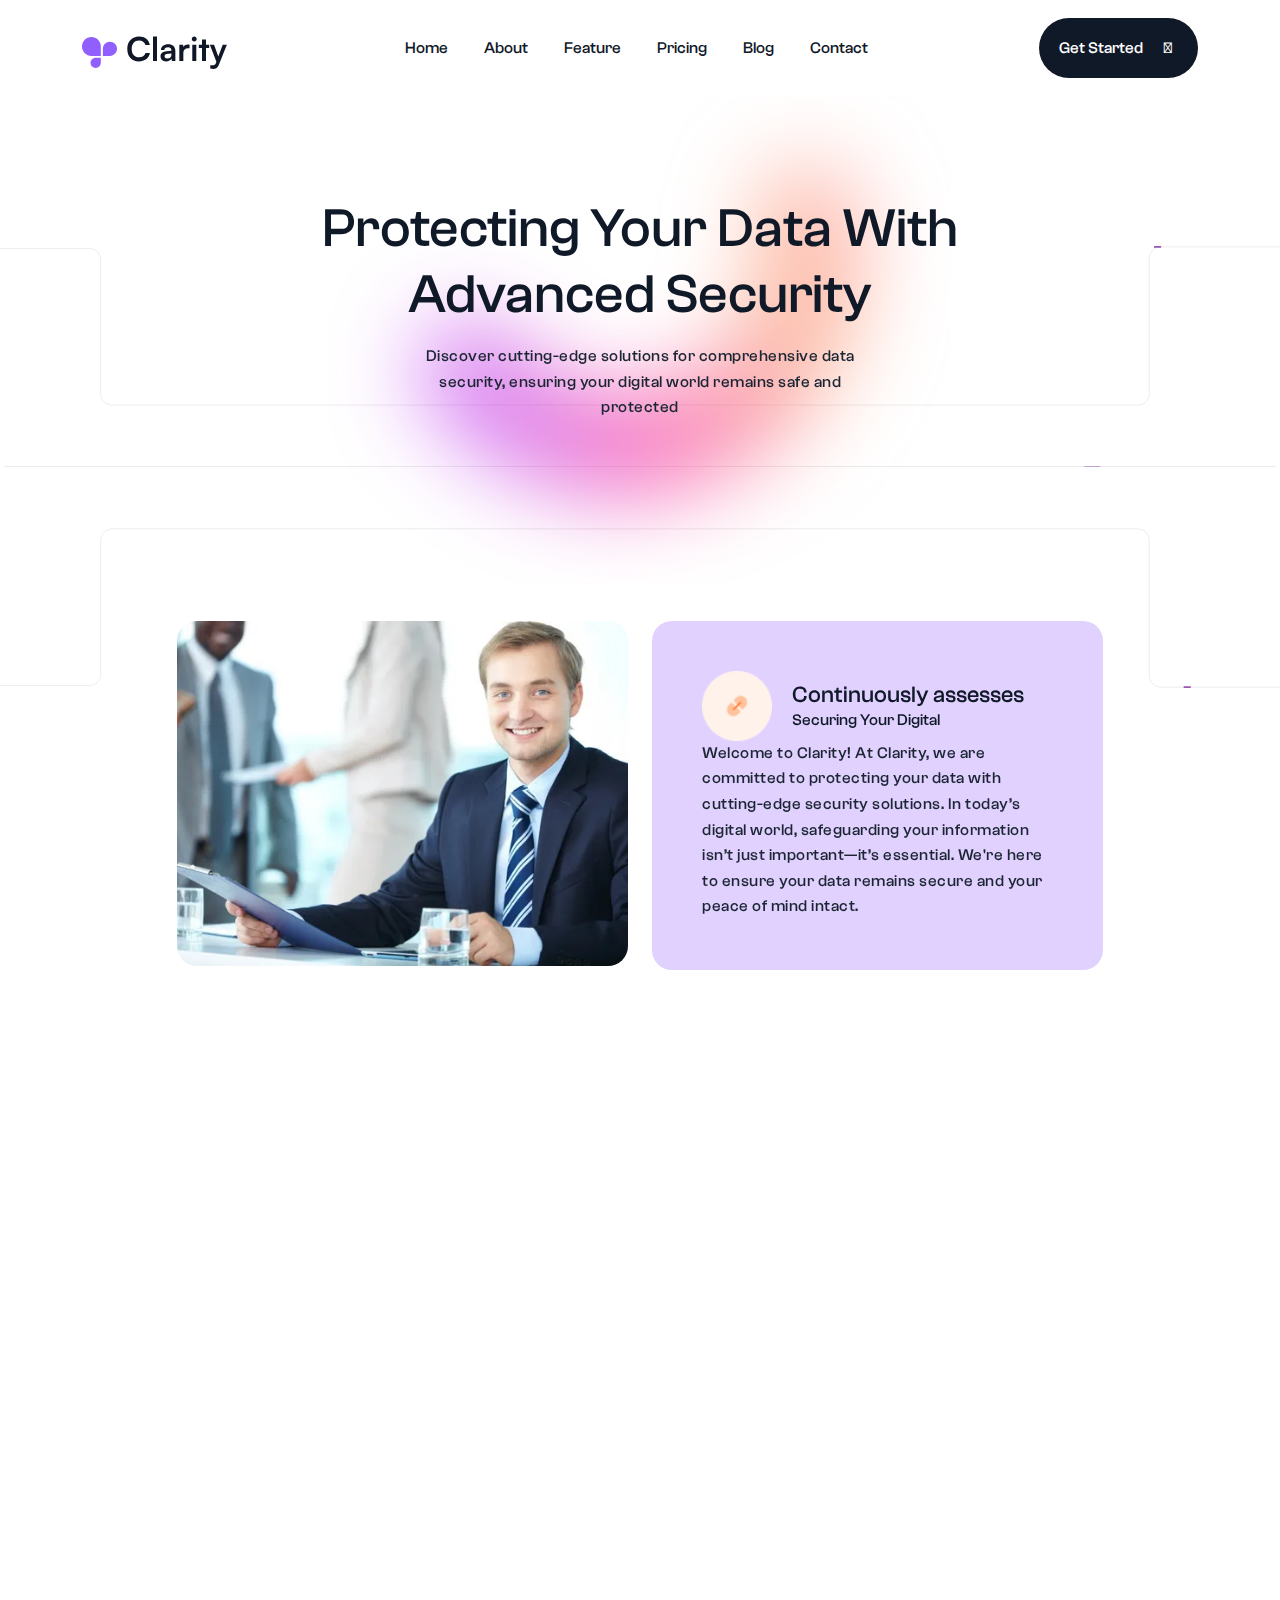
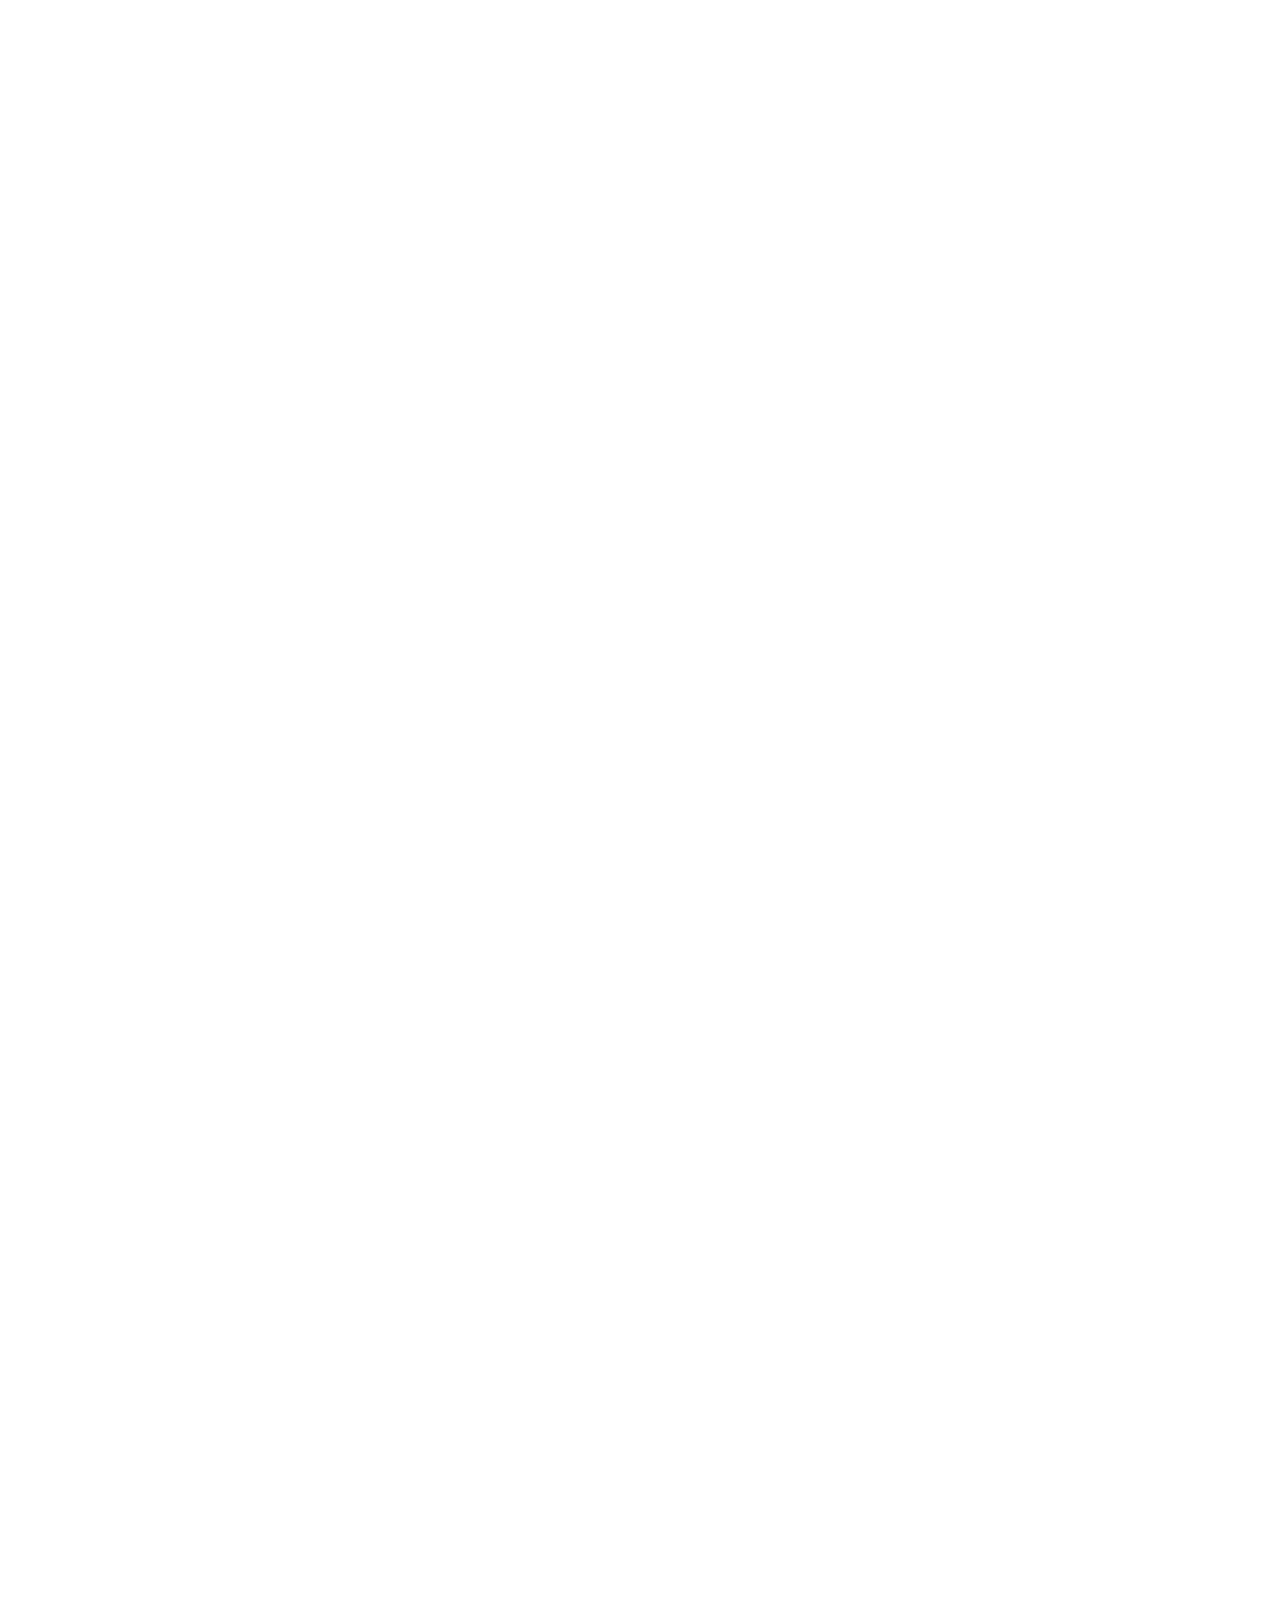
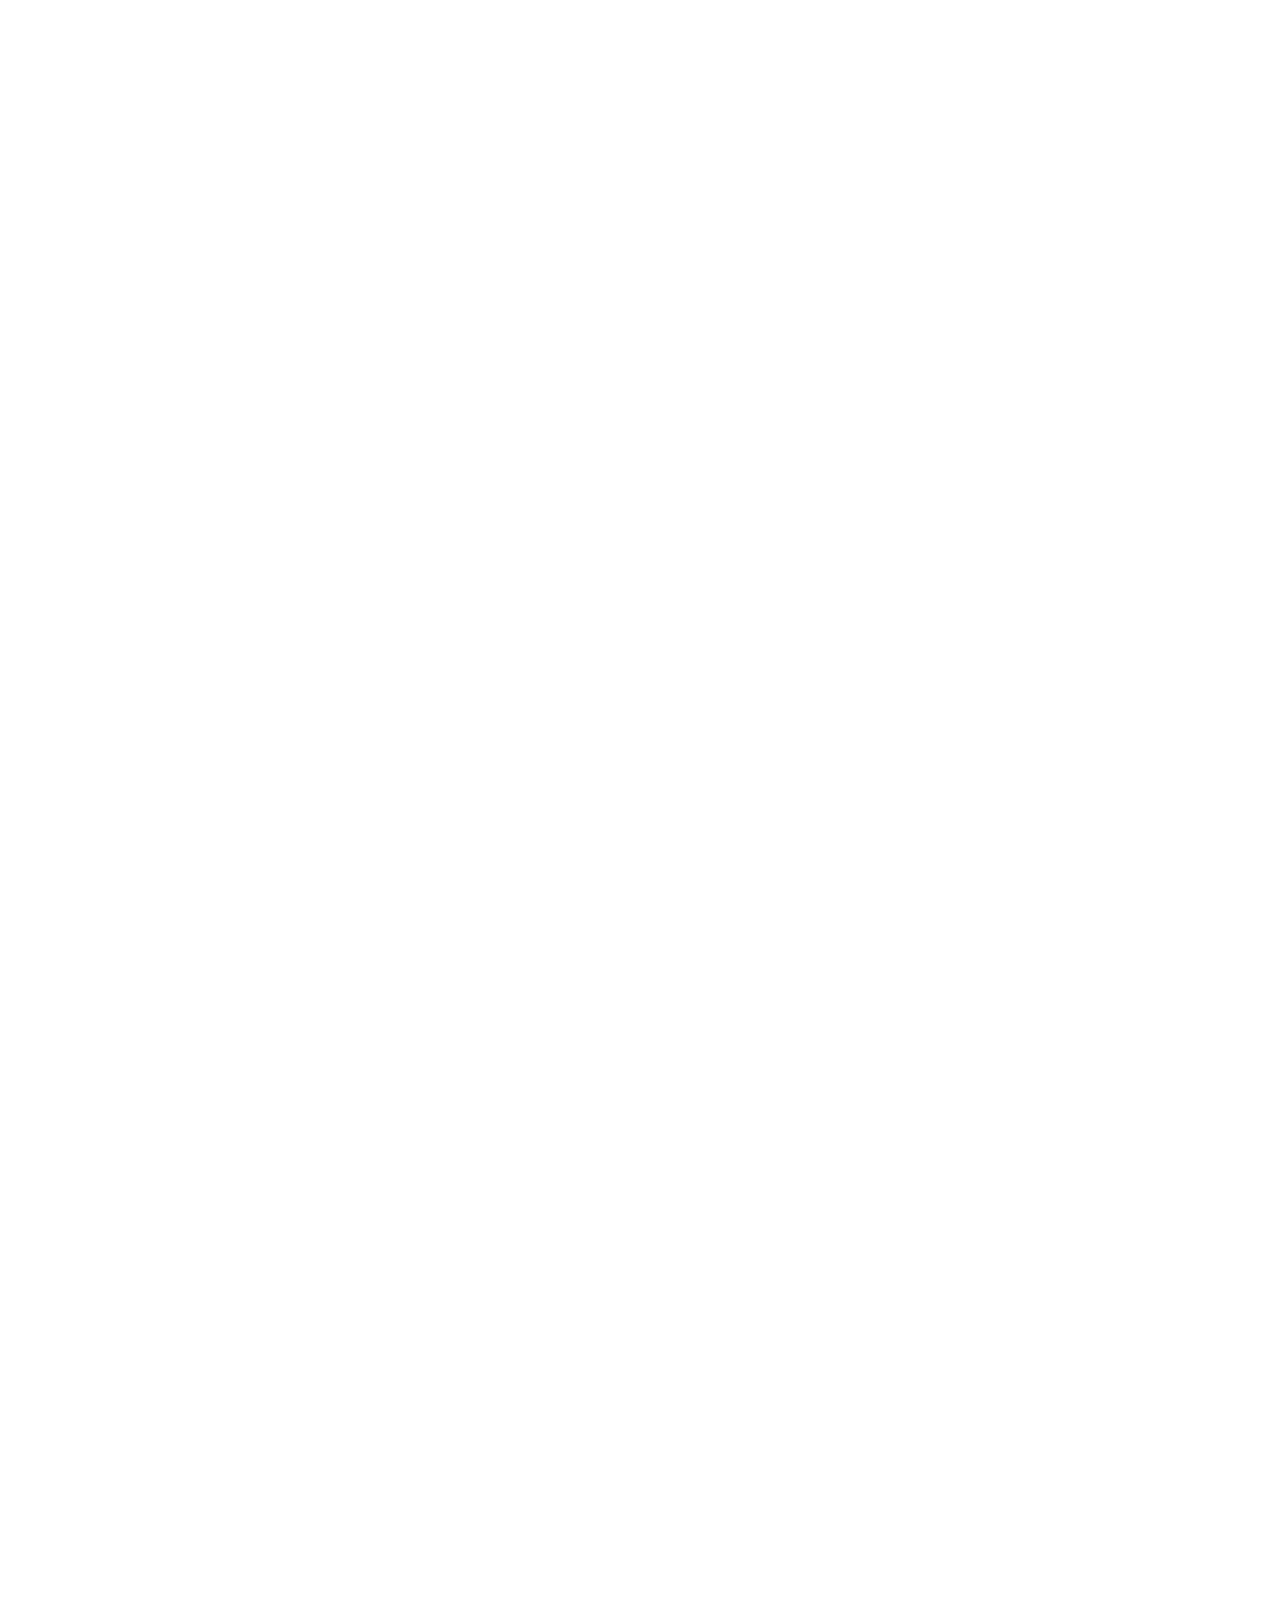
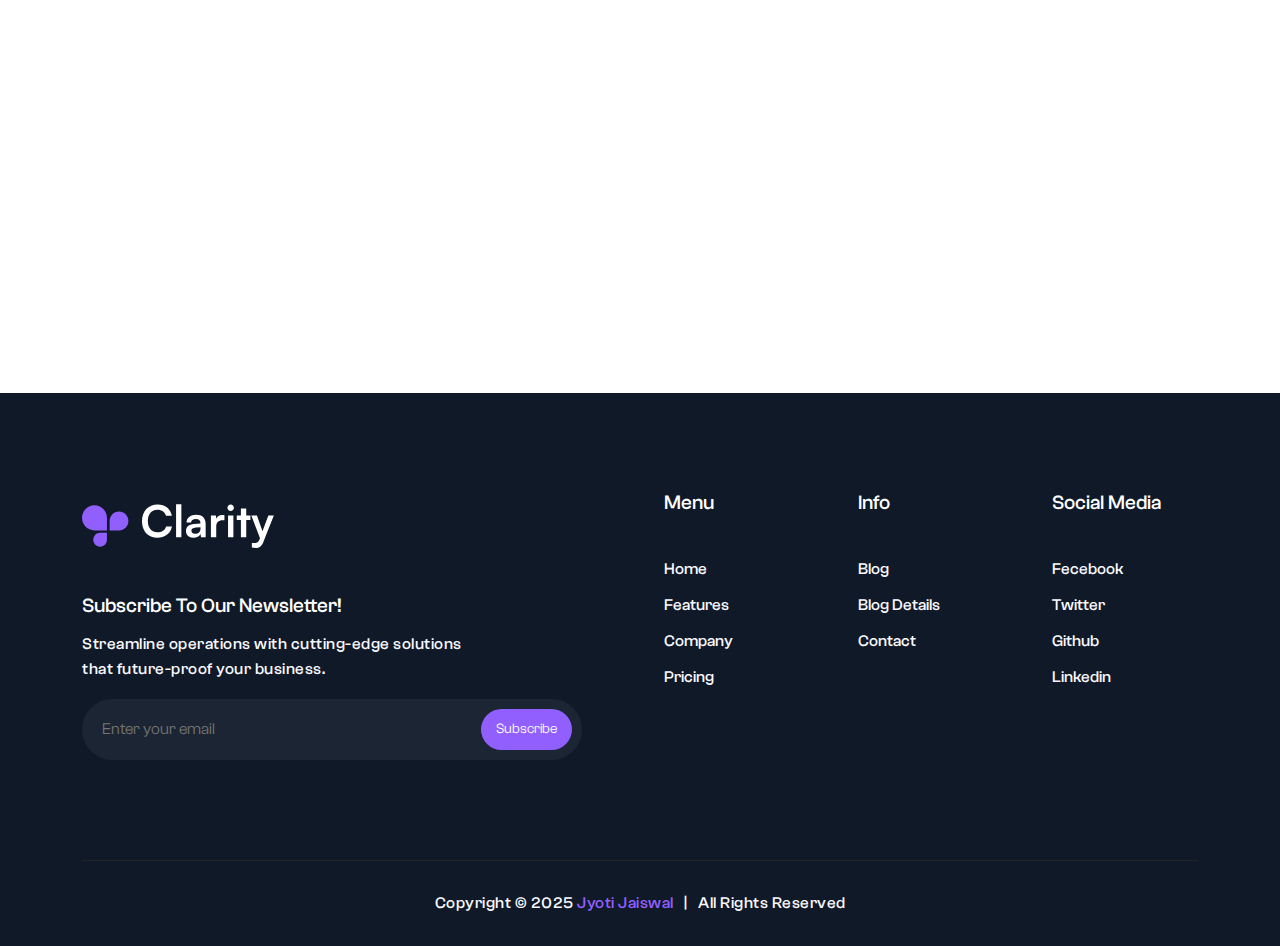
<file: about.html>
<!DOCTYPE html>
<html lang="en">
  <head>
    <meta charset="UTF-8" />
    <meta name="viewport" content="width=device-width, initial-scale=1.0" />
    <title>About - Clarity</title>

    <!-- Links -->
    <link
      rel="stylesheet"
      href="https://pro.fontawesome.com/releases/v5.10.0/css/all.css"
    />
    <link href="https://unpkg.com/aos@2.3.1/dist/aos.css" rel="stylesheet" />
    <link rel="stylesheet" href="./assets/css/owl.carousel.min.css" />
    <link rel="stylesheet" href="./assets/css/owl.theme.default.min.css" />
    <link rel="stylesheet" href="./assets/css/owl.theme.green.min.css" />
    <link rel="stylesheet" href="./assets/css/bootstrap.min.css" />
    <link rel="stylesheet" href="./assets/css/style.css" />
  </head>
  <body>
    <!-- Header -->
    <header class="header" data-aos="fade-down">
      <nav class="navbar navbar-expand-lg">
        <div class="container">
          <a class="logo" href="./index.html">
            <img src="./assets/images/logo.svg" alt="Logo" class="logo-img" />
          </a>

          <button
            class="navbar-toggler"
            type="button"
            data-bs-toggle="collapse"
            data-bs-target="#mainNavbar"
            aria-controls="mainNavbar"
            aria-expanded="false"
            aria-label="Toggle navigation"
          >
            <i class="fal fa-bars"></i>
          </button>

          <div class="collapse navbar-collapse" id="mainNavbar">
            <ul class="navbar-nav mx-auto">
              <li class="nav-item">
                <a class="nav-link" href="./index.html">Home</a>
              </li>
              <li class="nav-item">
                <a class="nav-link" href="./about.html">About</a>
              </li>
              <li class="nav-item">
                <a class="nav-link" href="./features.html">Feature</a>
              </li>
              <li class="nav-item">
                <a class="nav-link" href="./pricing.html">Pricing</a>
              </li>
              <li class="nav-item">
                <a class="nav-link" href="./blog.html">Blog</a>
              </li>
              <li class="nav-item">
                <a class="nav-link" href="./contact.html">Contact</a>
              </li>
            </ul>

            <a href="./index.html" class="button">
              <span>Get Started</span>
              <div class="icon">
                <i class="fal fa-arrow-right"></i>
                <i class="fal fa-arrow-right"></i>
              </div>
            </a>
          </div>
        </div>
      </nav>
    </header>

    <!-- Hero Inner Section -->
    <section class="section hero-inner">
      <div class="container text-center">
        <div class="row justify-content-center">
          <div class="col-lg-7">
            <div class="text" data-aos="fade-up">
              <h1 class="h1 mb-3">
                Protecting Your Data with Advanced Security
              </h1>
              <p class="w-75 mx-auto">
                Discover cutting-edge solutions for comprehensive data security,
                ensuring your digital world remains safe and protected
              </p>
            </div>
          </div>
        </div>
      </div>

      <div class="pattern">
        <img src="./assets/images/patterns/line-01.svg" alt="" />
        <img src="./assets/images/patterns/line-02.svg" alt="" />
        <img src="./assets/images/patterns/line-03.svg" alt="" />
      </div>

      <div class="image-pattern">
        <img
          src="./assets/images/hero-background.svg"
          alt="Hero Image"
          class="image"
        />
      </div>
    </section>

    <!-- About Section -->
    <section class="section about-section bg-transparent">
      <div class="container">
        <div class="row justify-content-center g-4">
          <div class="col-lg-5 col-md-12">
            <div class="image" data-aos="fade-up">
              <img src="./assets/images/about.webp" alt="" />
            </div>
          </div>
          <div class="col-lg-5 col-md-12">
            <div class="card" data-aos="fade-up">
              <div class="card-body">
                <div class="icon">
                  <img src="./assets/images/icons/link.png" alt="" />
                  <h6>
                    Continuously assesses <span>Securing Your Digital</span>
                  </h6>
                </div>
                <p>
                  Welcome to Clarity! At Clarity, we are committed to protecting
                  your data with cutting-edge security solutions. In today’s
                  digital world, safeguarding your information isn’t just
                  important—it’s essential. We're here to ensure your data
                  remains secure and your peace of mind intact.
                </p>
              </div>
            </div>
          </div>
        </div>
      </div>
    </section>

    <!-- Clients Section -->
    <section class="section clients-section">
      <div class="container">
        <p class="heading text-center mb-5" data-aos="fade-up">
          Trusted by thousands of companies worldwide
        </p>

        <div class="slider" data-aos="fade-up">
          <div class="slides-track">
            <!-- First slide -->
            <div class="slide">
              <img src="./assets/images/logo1.svg" alt="" />
            </div>
            <div class="slide">
              <img src="./assets/images/logo2.svg" alt="" />
            </div>
            <div class="slide">
              <img src="./assets/images/logo3.svg" alt="" />
            </div>
            <div class="slide">
              <img src="./assets/images/logo4.svg" alt="" />
            </div>
            <div class="slide">
              <img src="./assets/images/logo5.svg" alt="" />
            </div>
            <div class="slide">
              <img src="./assets/images/logo6.svg" alt="" />
            </div>

            <!-- Second Slide clone items -->
            <div class="slide">
              <img src="./assets/images/logo1.svg" alt="" />
            </div>
            <div class="slide">
              <img src="./assets/images/logo2.svg" alt="" />
            </div>
            <div class="slide">
              <img src="./assets/images/logo3.svg" alt="" />
            </div>
            <div class="slide">
              <img src="./assets/images/logo4.svg" alt="" />
            </div>
            <div class="slide">
              <img src="./assets/images/logo5.svg" alt="" />
            </div>
            <div class="slide">
              <img src="./assets/images/logo6.svg" alt="" />
            </div>
          </div>
        </div>
      </div>
    </section>

    <!-- Counter Section -->
    <section class="section counter-section text-center py-5">
      <div class="container" data-aos="fade-up">
        <div class="row justify-content-between g-4">
          <div class="col-lg-3 col-md-4">
            <h5 class="h1">
              <span class="count">1000</span>
              +
            </h5>
            <h6 class="h5">Helped over 1000 businesses</h6>
          </div>
          <div class="col-lg-3 col-md-4">
            <h5 class="h1">
              <span class="count">32</span>
              M+
            </h5>
            <h6 class="h5">Customer Satisfaction</h6>
          </div>
          <div class="col-lg-3 col-md-4">
            <h5 class="h1">
              <span class="count">24</span>
              /7
            </h5>
            <h6 class="h5">Support Availability</h6>
          </div>
        </div>
      </div>
    </section>

    <!-- Services Section -->
    <section class="section services-section">
      <div class="container">
        <div class="text-center mb-5" data-aos="fade-up">
          <h6 class="badge-title">How it works</h6>
          <h4 class="h1 my-3">How Clarity Security Solution works</h4>
          <p class="w-50 mx-auto">
            Securing your digital world: your trusted partner in data protection
            with cutting-edge solutions for comprehensive data security.
          </p>
        </div>
        <div class="row g-4">
          <div class="col-lg-4 col-md-6">
            <div data-aos="fade-up" class="h-100">
              <div class="card services-card">
                <div class="card-body">
                  <div class="icon" style="--card-shade: #d1fadf">
                    <img src="./assets/images/icons/services/01.svg" alt="" />
                    <img src="./assets/images/icons/services/01.svg" alt="" />
                  </div>
                  <div class="text">
                    <h5>Advanced Detection</h5>
                    <p>
                      Our system continuously monitors your network and data
                      environments to detect any suspicious activities promptly.
                    </p>
                  </div>
                </div>
              </div>
            </div>
          </div>
          <div class="col-lg-4 col-md-6">
            <div data-aos="fade-up" class="h-100">
              <div class="card services-card">
                <div class="card-body">
                  <div class="icon" style="--card-shade: #ffeaff">
                    <img src="./assets/images/icons/services/02.svg" alt="" />
                    <img src="./assets/images/icons/services/02.svg" alt="" />
                  </div>
                  <div class="text">
                    <h5>Robust Data Encryption</h5>
                    <p>
                      We ensure that all sensitive data is encrypted both in
                      transit and at rest, using industry-standard encryption
                      protocols.
                    </p>
                  </div>
                </div>
              </div>
            </div>
          </div>
          <div class="col-lg-4 col-md-6">
            <div data-aos="fade-up" class="h-100">
              <div class="card services-card">
                <div class="card-body">
                  <div class="icon" style="--card-shade: #fffbf9">
                    <img src="./assets/images/icons/services/03.svg" alt="" />
                    <img src="./assets/images/icons/services/03.svg" alt="" />
                  </div>
                  <div class="text">
                    <h5>Automatic Updates</h5>
                    <p>
                      In the event of a security incident, our automated
                      response system promptly initiates protective measures.
                    </p>
                  </div>
                </div>
              </div>
            </div>
          </div>
          <div class="col-lg-4 col-md-6">
            <div data-aos="fade-up" class="h-100">
              <div class="card services-card">
                <div class="card-body">
                  <div class="icon" style="--card-shade: #fdf2f2">
                    <img src="./assets/images/icons/services/04.svg" alt="" />
                    <img src="./assets/images/icons/services/04.svg" alt="" />
                  </div>
                  <div class="text">
                    <h5>Cost Efficiency</h5>
                    <p>
                      In the event of a security incident, our automated
                      response system promptly initiates protective measures.
                    </p>
                  </div>
                </div>
              </div>
            </div>
          </div>
          <div class="col-lg-4 col-md-6">
            <div data-aos="fade-up" class="h-100">
              <div class="card services-card">
                <div class="card-body">
                  <div class="icon" style="--card-shade: #eef4ff">
                    <img src="./assets/images/icons/services/05.svg" alt="" />
                    <img src="./assets/images/icons/services/05.svg" alt="" />
                  </div>
                  <div class="text">
                    <h5>Enhanced Security</h5>
                    <p>
                      Our system continuously monitors your network and data
                      environments to detect any suspicious activities promptly.
                    </p>
                  </div>
                </div>
              </div>
            </div>
          </div>
          <div class="col-lg-4 col-md-6">
            <div data-aos="fade-up" class="h-100">
              <div class="card services-card">
                <div class="card-body">
                  <div class="icon" style="--card-shade: #f1eaff">
                    <img src="./assets/images/icons/services/06.svg" alt="" />
                    <img src="./assets/images/icons/services/06.svg" alt="" />
                  </div>
                  <div class="text">
                    <h5>Scalability & Flexibility</h5>
                    <p>
                      We ensure that all sensitive data is encrypted both in
                      transit and at rest, using industry-standard encryption
                      protocols.
                    </p>
                  </div>
                </div>
              </div>
            </div>
          </div>
        </div>
      </div>
    </section>

    <!-- Team Section -->
    <section class="section team-section pt-5">
      <div class="container">
        <div class="text-center mb-5" data-aos="fade-up">
          <h6 class="badge-title">Team</h6>
          <h4 class="h1 my-3">Get to know amazing people</h4>
          <p class="w-50 mx-auto">
            Securing Your Digital World: Your Trusted Partner in Data Protection
            with Cutting-Edge Solutions for Comprehensive Data Security.
          </p>
        </div>
        <div class="row g-4">
          <div class="col-md-4">
            <div class="card" data-aos="fade-up">
              <div class="card-body">
                <img src="./assets/images/team/01.webp" alt="" />
                <h5>Brooklyn Simmons</h5>
                <h6>HR Consultant</h6>
                <div class="social">
                  <a href="#" target="_blank">
                    <i class="fab fa-facebook-f"></i>
                  </a>
                  <a href="#" target="_blank">
                    <i class="fab fa-twitter"></i>
                  </a>
                  <a href="#" target="_blank">
                    <i class="fab fa-instagram"></i>
                  </a>
                </div>
              </div>
            </div>
          </div>
          <div class="col-md-4">
            <div class="card" data-aos="fade-up">
              <div class="card-body">
                <img src="./assets/images/team/02.webp" alt="" />
                <h5>Annette Black</h5>
                <h6>Marketing Consultant</h6>
                <div class="social">
                  <a href="#" target="_blank">
                    <i class="fab fa-facebook-f"></i>
                  </a>
                  <a href="#" target="_blank">
                    <i class="fab fa-twitter"></i>
                  </a>
                  <a href="#" target="_blank">
                    <i class="fab fa-instagram"></i>
                  </a>
                </div>
              </div>
            </div>
          </div>
          <div class="col-md-4">
            <div class="card" data-aos="fade-up">
              <div class="card-body">
                <img src="./assets/images/team/03.webp" alt="" />
                <h5>Darrell Steward</h5>
                <h6>Operations Consultant</h6>
                <div class="social">
                  <a href="#" target="_blank">
                    <i class="fab fa-facebook-f"></i>
                  </a>
                  <a href="#" target="_blank">
                    <i class="fab fa-twitter"></i>
                  </a>
                  <a href="#" target="_blank">
                    <i class="fab fa-instagram"></i>
                  </a>
                </div>
              </div>
            </div>
          </div>
        </div>
      </div>
    </section>

    <!-- FAQ Section -->
    <section class="section faq-section py-5">
      <div class="container">
        <div class="text-center mb-5" data-aos="fade-up">
          <h6 class="badge-title">FAQ</h6>
          <h4 class="h1 my-3">Frequently Asked Questions</h4>
          <p class="w-50 mx-auto">
            We help businesses streamline their processes, enhance productivity,
            and achieve their goals through our cutting-edge technologies and
            tailored services.
          </p>
        </div>

        <div class="row justify-content-center">
          <div class="col-lg-8">
            <div class="accordion" id="faqAccordion">
              <div class="accordion-item" data-aos="fade-up">
                <button
                  class="accordion-button"
                  type="button"
                  data-bs-toggle="collapse"
                  data-bs-target="#faqItem01"
                  aria-expanded="true"
                  aria-controls="faqItem01"
                >
                  What is two-factor authentication (2FA) and how does it
                  enhance security?
                </button>
                <div id="faqItem01" class="accordion-collapse collapse show">
                  <div class="accordion-body">
                    <p>
                      If you receive a suspicious email, do not click on any
                      links or download attachments. Verify the sender's email
                      address and look for signs of phishing, such as
                      misspellings or unusual requests. If in doubt, contact the
                      sender directly using a known, trusted method of
                      communication. Report the email to your IT department or
                      email provider.
                    </p>
                  </div>
                </div>
              </div>

              <div class="accordion-item" data-aos="fade-up">
                <button
                  class="accordion-button collapsed"
                  type="button"
                  data-bs-toggle="collapse"
                  data-bs-target="#faqItem02"
                  aria-expanded="false"
                  aria-controls="faqItem02"
                >
                  What should I do if I receive a suspicious email?
                </button>
                <div id="faqItem02" class="accordion-collapse collapse">
                  <div class="accordion-body">
                    <p>
                      Receiving a suspicious email? Don't click on links or
                      download attachments. Verify the sender's email address
                      and look for phishing signs, like misspellings or strange
                      requests. If uncertain, reach out to the sender directly
                      via a trusted method. Report it to your IT department or
                      email provider.
                    </p>
                  </div>
                </div>
              </div>

              <div class="accordion-item" data-aos="fade-up">
                <button
                  class="accordion-button collapsed"
                  type="button"
                  data-bs-toggle="collapse"
                  data-bs-target="#faqItem03"
                  aria-expanded="false"
                  aria-controls="faqItem03"
                >
                  What is encryption and how does it protect my data?
                </button>
                <div id="faqItem03" class="accordion-collapse collapse">
                  <div class="accordion-body">
                    <p>
                      When you get a suspicious email, don't click any links or
                      download attachments. Verify the sender's email address
                      and look for phishing signs, such as misspellings or
                      strange requests. If uncertain, contact the sender using a
                      reliable method. Report the email to your IT department or
                      email provider.
                    </p>
                  </div>
                </div>
              </div>

              <div class="accordion-item" data-aos="fade-up">
                <button
                  class="accordion-button collapsed"
                  type="button"
                  data-bs-toggle="collapse"
                  data-bs-target="#faqItem04"
                  aria-expanded="false"
                  aria-controls="faqItem04"
                >
                  How can I ensure my mobile devices are secure?
                </button>
                <div id="faqItem04" class="accordion-collapse collapse">
                  <div class="accordion-body">
                    <p>
                      If you receive a suspicious email, do not click on any
                      links or download attachments. Verify the sender's email
                      address and look for signs of phishing, such as
                      misspellings or unusual requests. If in doubt, contact the
                      sender directly using a known, trusted method of
                      communication. Report the email to your IT department or
                      email provider.
                    </p>
                  </div>
                </div>
              </div>

              <div class="accordion-item" data-aos="fade-up">
                <button
                  class="accordion-button collapsed"
                  type="button"
                  data-bs-toggle="collapse"
                  data-bs-target="#faqItem05"
                  aria-expanded="false"
                  aria-controls="faqItem05"
                >
                  What are the common signs of a data breach?
                </button>
                <div id="faqItem05" class="accordion-collapse collapse">
                  <div class="accordion-body">
                    <p>
                      Received a suspicious email? Refrain from clicking any
                      links or downloading attachments. Verify the sender's
                      email and check for phishing signs, like misspellings or
                      odd requests. If unsure, contact the sender via a trusted
                      method. Report the email to your IT department or email
                      provider.
                    </p>
                  </div>
                </div>
              </div>

              <div class="accordion-item" data-aos="fade-up">
                <button
                  class="accordion-button collapsed"
                  type="button"
                  data-bs-toggle="collapse"
                  data-bs-target="#faqItem06"
                  aria-expanded="false"
                  aria-controls="faqItem06"
                >
                  How can I create a strong password?
                </button>
                <div id="faqItem06" class="accordion-collapse collapse">
                  <div class="accordion-body">
                    <p>
                      If a suspicious email arrives, do not click on links or
                      download attachments. Verify the sender's email address
                      and look for phishing signs, such as typos or unusual
                      requests. If unsure, contact the sender directly using a
                      trusted method. Report the email to your IT department or
                      email provider.
                    </p>
                  </div>
                </div>
              </div>
            </div>
          </div>
        </div>
      </div>
    </section>

    <!-- Call To Action -->
    <section class="section cta-section">
      <div class="container">
        <div class="card" data-aos="fade-up">
          <div class="pattern">
            <img src="./assets/images/patterns/pattern.svg" alt="" />
            <img src="./assets/images/patterns/cta-section.svg" alt="" />
          </div>
          <div class="card-body text-center">
            <h4 class="h1 w-75 mb-3 mx-auto">
              Secure Your Data with clarity Protection Solution
            </h4>
            <p class="w-50 mx-auto mb-5">
              Allows you to set thresholds for security parameters and receive
              real-time alerts when these thresholds are breached.
            </p>

            <a href="#" class="button">
              <span>Get Started</span>
              <div class="icon">
                <i class="fal fa-arrow-right"></i>
                <i class="fal fa-arrow-right"></i>
              </div>
            </a>
          </div>
        </div>
      </div>
    </section>

    <!-- Footer -->
    <footer class="footer">
      <div class="container">
        <div class="row g-5">
          <div class="col-lg-6">
            <a href="./index.html" class="logo">
              <img src="./assets/images/logo-footer.svg" alt="" />
            </a>
            <h5 class="mt-5 mb-3">Subscribe to Our Newsletter!</h5>
            <p class="text-light-alt w-75 mb-3">
              Streamline operations with cutting-edge solutions that
              future-proof your business.
            </p>
            <form>
              <input type="text" placeholder="Enter your email" />
              <button>Subscribe</button>
            </form>
          </div>
          <div class="col-lg-2 col-md-4 col-6">
            <h5 class="mb-lg-5 mb-3">Menu</h5>
            <ul>
              <li><a href="./index.html">Home</a></li>
              <li><a href="./features.html">Features</a></li>
              <li><a href="./about.html">Company</a></li>
              <li><a href="./pricing.html">Pricing</a></li>
            </ul>
          </div>
          <div class="col-lg-2 col-md-4 col-6">
            <h5 class="mb-lg-5 mb-3">Info</h5>
            <ul>
              <li><a href="./blog.html">Blog</a></li>
              <li><a href="./blog-detail.html">Blog Details</a></li>
              <li><a href="./contact.html">Contact</a></li>
            </ul>
          </div>
          <div class="col-lg-2 col-md-4 col-6">
            <h5 class="mb-lg-5 mb-3">Social Media</h5>
            <ul>
              <li>
                <a href="#" target="_blank">Fecebook</a>
              </li>
              <li>
                <a href="#" target="_blank">Twitter</a>
              </li>
              <li>
                <a href="#" target="_blank">Github</a>
              </li>
              <li>
                <a href="#" target="_blank">Linkedin</a>
              </li>
            </ul>
          </div>
        </div>

        <hr />

        <p class="text-center text-light-alt">
          Copyright © 2025
          <a
            href="https://jyotijaiswal-04.github.io/portfolio-practice/"
            target="_blank"
            class="text-primary fw-medium"
          >
            Jyoti Jaiswal
          </a>
          &nbsp; | &nbsp; All Rights Reserved
        </p>
      </div>
    </footer>

    <!-- Scripts -->
    <script src="https://code.jquery.com/jquery-3.7.1.min.js"></script>
    <script src="https://unpkg.com/aos@2.3.1/dist/aos.js"></script>
    <script src="./assets/js/owl.carousel.min.js"></script>
    <script src="./assets/js/bootstrap.bundle.min.js"></script>
    <script src="./assets/js/app.js"></script>
  </body>
</html>
</file>
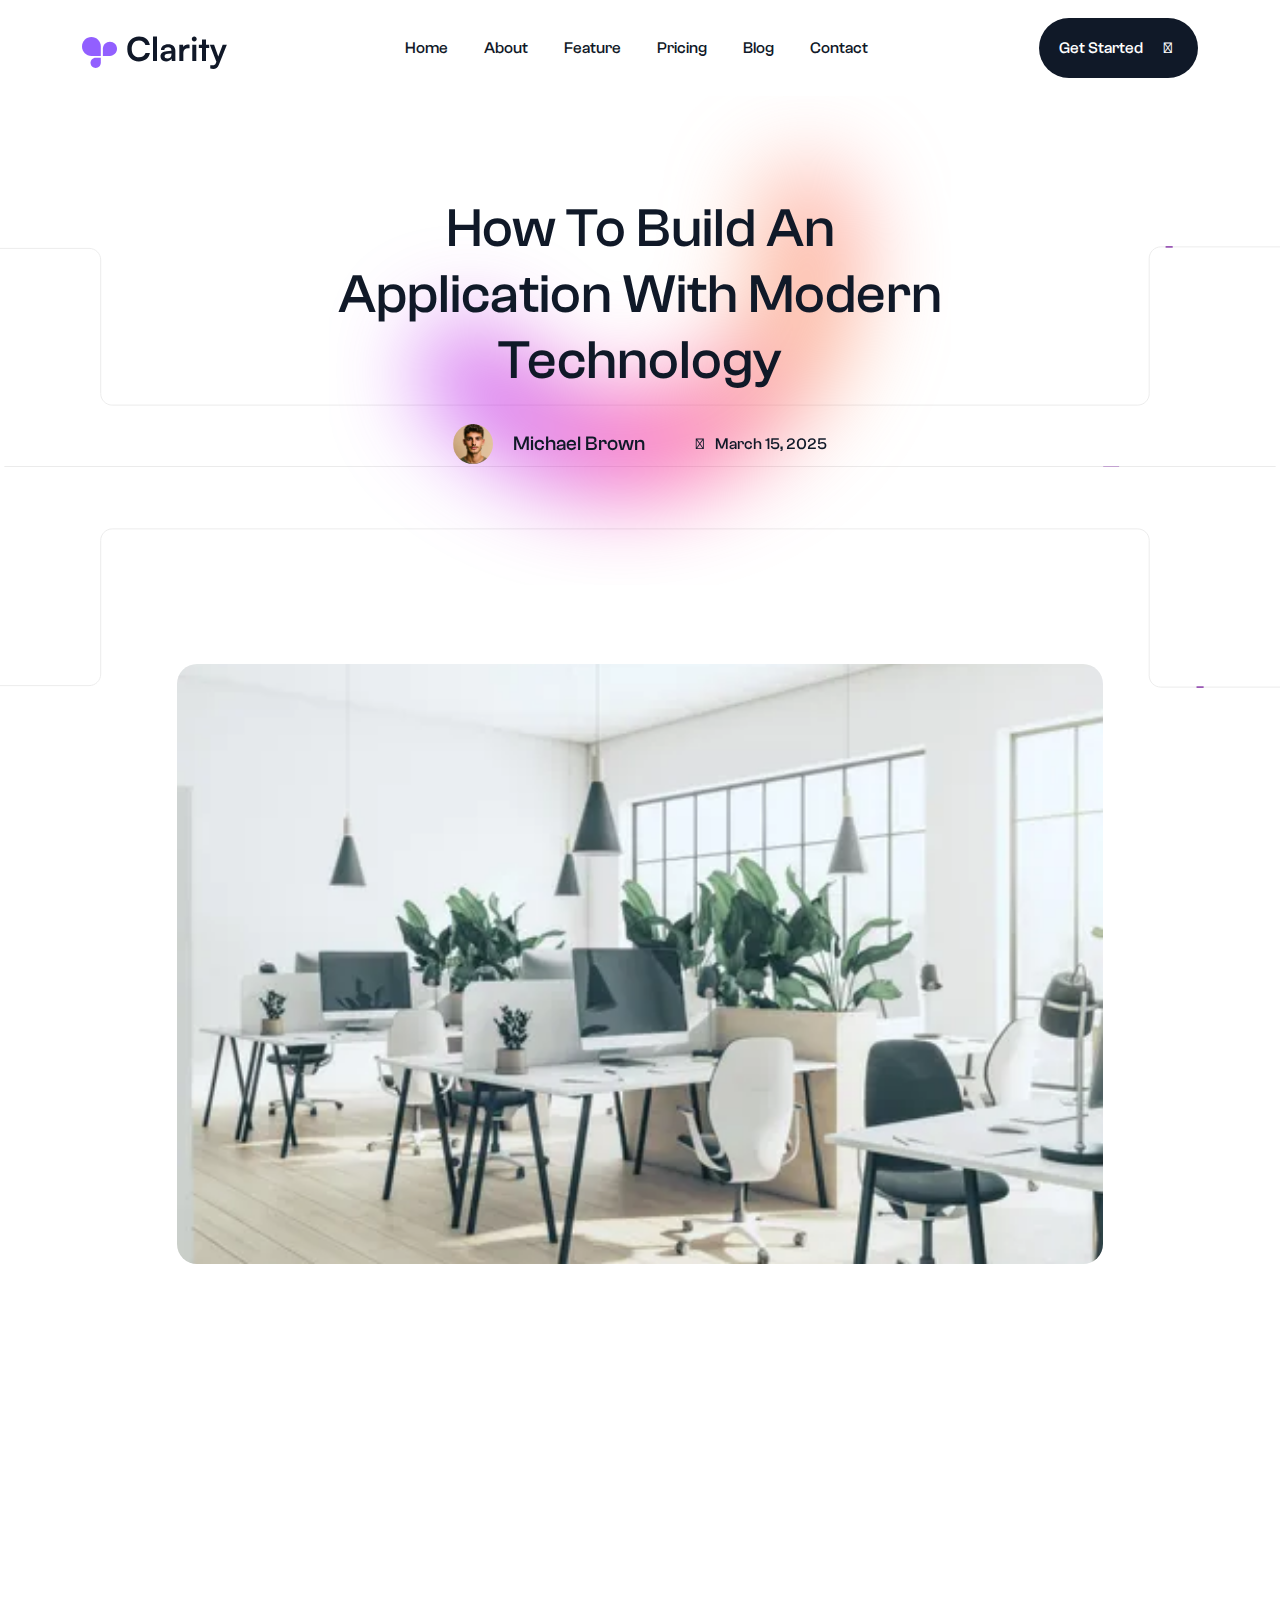
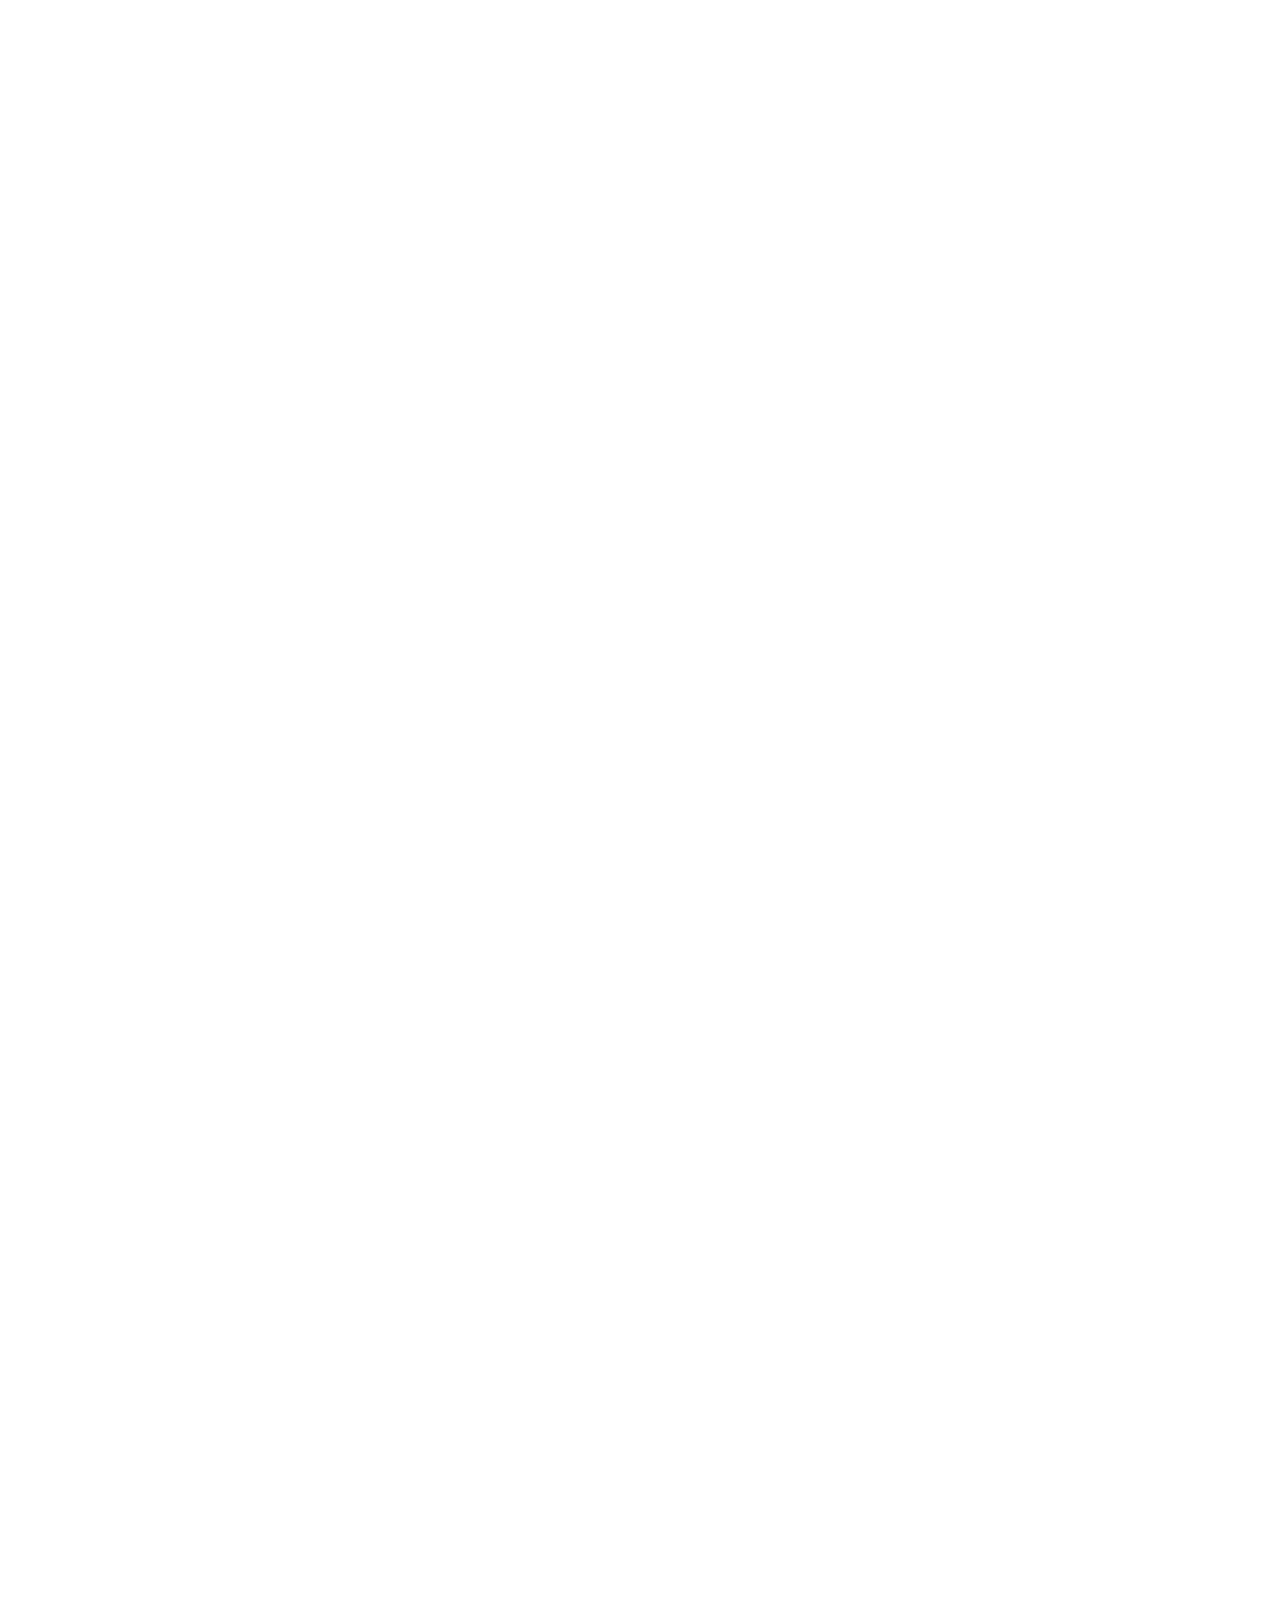
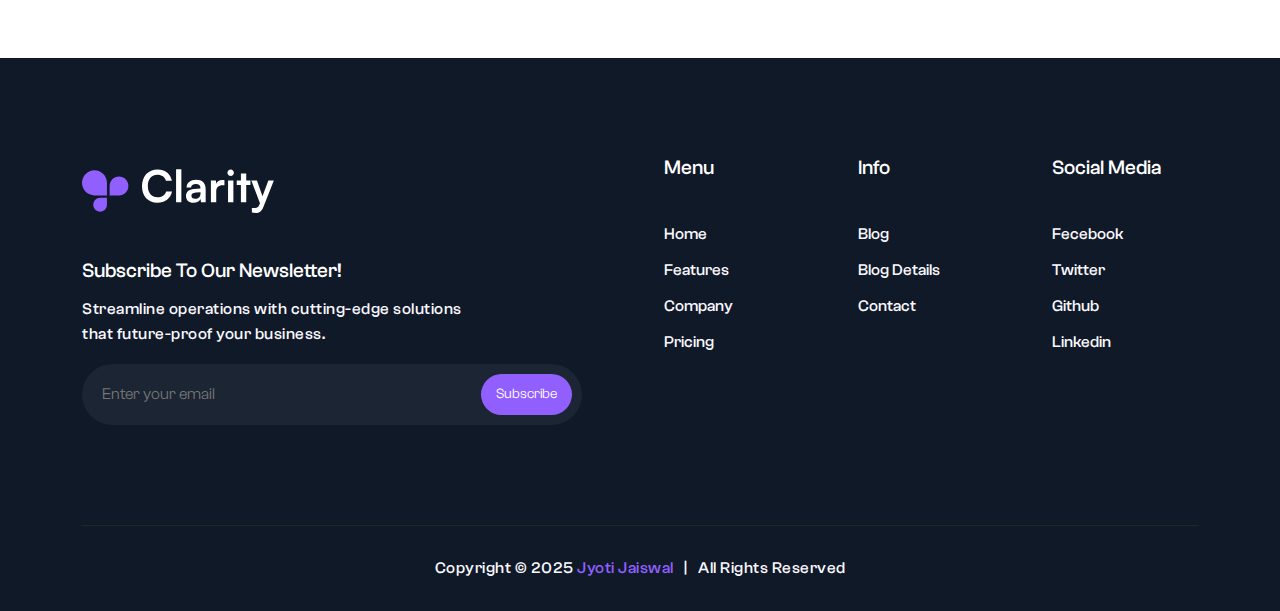
<file: blog-detail.html>
<!DOCTYPE html>
<html lang="en">
  <head>
    <meta charset="UTF-8" />
    <meta name="viewport" content="width=device-width, initial-scale=1.0" />
    <title>Blog Detail - Clarity</title>

    <!-- Links -->
    <link
      rel="stylesheet"
      href="https://pro.fontawesome.com/releases/v5.10.0/css/all.css"
    />
    <link href="https://unpkg.com/aos@2.3.1/dist/aos.css" rel="stylesheet" />
    <link rel="stylesheet" href="./assets/css/owl.carousel.min.css" />
    <link rel="stylesheet" href="./assets/css/owl.theme.default.min.css" />
    <link rel="stylesheet" href="./assets/css/owl.theme.green.min.css" />
    <link rel="stylesheet" href="./assets/css/bootstrap.min.css" />
    <link rel="stylesheet" href="./assets/css/style.css" />
  </head>
  <body>
    <!-- Header -->
    <header class="header" data-aos="fade-down">
      <nav class="navbar navbar-expand-lg">
        <div class="container">
          <a class="logo" href="./index.html">
            <img src="./assets/images/logo.svg" alt="Logo" class="logo-img" />
          </a>

          <button
            class="navbar-toggler"
            type="button"
            data-bs-toggle="collapse"
            data-bs-target="#mainNavbar"
            aria-controls="mainNavbar"
            aria-expanded="false"
            aria-label="Toggle navigation"
          >
            <i class="fal fa-bars"></i>
          </button>

          <div class="collapse navbar-collapse" id="mainNavbar">
            <ul class="navbar-nav mx-auto">
              <li class="nav-item">
                <a class="nav-link" href="./index.html">Home</a>
              </li>
              <li class="nav-item">
                <a class="nav-link" href="./about.html">About</a>
              </li>
              <li class="nav-item">
                <a class="nav-link" href="./features.html">Feature</a>
              </li>
              <li class="nav-item">
                <a class="nav-link" href="./pricing.html">Pricing</a>
              </li>
              <li class="nav-item">
                <a class="nav-link" href="./blog.html">Blog</a>
              </li>
              <li class="nav-item">
                <a class="nav-link" href="./contact.html">Contact</a>
              </li>
            </ul>

            <a href="./index.html" class="button">
              <span>Get Started</span>
              <div class="icon">
                <i class="fal fa-arrow-right"></i>
                <i class="fal fa-arrow-right"></i>
              </div>
            </a>
          </div>
        </div>
      </nav>
    </header>

    <!-- Hero Inner Section -->
    <section class="section hero-inner">
      <div class="container text-center">
        <div class="row justify-content-center">
          <div class="col-lg-7">
            <div class="text" data-aos="fade-up">
              <h1 class="h1 mb-3">
                How to build an Application with modern Technology
              </h1>
              <div class="info">
                <div class="author">
                  <img src="./assets/images/team/01.webp" alt="" />
                  <span>Michael Brown</span>
                </div>
                <div class="date">
                  <i class="fal fa-calendar-alt"></i>
                  <span>March 15, 2025</span>
                </div>
              </div>
            </div>
          </div>
        </div>
      </div>

      <div class="pattern">
        <img src="./assets/images/patterns/line-01.svg" alt="" />
        <img src="./assets/images/patterns/line-02.svg" alt="" />
        <img src="./assets/images/patterns/line-03.svg" alt="" />
      </div>

      <div class="image-pattern">
        <img
          src="./assets/images/hero-background.svg"
          alt="Hero Image"
          class="image"
        />
      </div>
    </section>

    <!-- Blog Detail -->
    <div class="section blog-detail-section bg-transparent">
      <div class="container">
        <div class="row justify-content-center">
          <div class="col-lg-10">
            <div class="image" data-aos="fade-up">
              <img src="./assets/images/blog-2.webp" alt="" />
            </div>
            <div class="text" data-aos="fade-up">
              <p>
                Lorem ipsum dolor sit amet consectetur adipisicing elit. Nemo
                vel ad consectetur ut aperiam. Itaque eligendi natus aperiam?
                Excepturi repellendus consequatur quibusdam optio expedita
                praesentium est adipisci dolorem ut eius!
              </p>
              <p>
                Nemo vel ad consectetur namut rutrum ex, venenatis sollicitudin
                urna. Aliquam erat volutpat. Integer eu ipsum sem. Ut bibendum
                lacus vestibulum maximus suscipit. Quisque vitae nibh iaculis
                neque blandit euismod.
              </p>
              <p>
                Lorem ipsum dolor sit amet consectetur adipisicing elit. Nemo
                vel ad consectetur ut aperiam. Itaque eligendi natus aperiam?
                Excepturi repellendus consequatur quibusdam optio expedita
                praesentium est adipisci dolorem ut eius!
              </p>
              <h5 class="h1">Creative Design</h5>
              <p>
                Lorem ipsum dolor sit amet consectetur adipisicing elit. Nemo
                vel ad consectetur ut aperiam. Itaque eligendi natus aperiam?
                Excepturi repellendus consequatur quibusdam optio expedita
                praesentium est adipisci dolorem ut eius!
              </p>
              <div class="quote">
                <p>
                  "Nam ut rutrum ex, venenatis sollicitudin urna. Aliquam erat
                  volutpat. Integer eu ipsum sem. Ut bibendum lacus vestibulum
                  maximus suscipit. Quisque vitae nibh iaculis neque blandit
                  euismod."
                </p>
              </div>
              <p>
                Nemo vel ad consectetur namut rutrum ex, venenatis sollicitudin
                urna. Aliquam erat volutpat. Integer eu ipsum sem. Ut bibendum
                lacus vestibulum maximus suscipit. Quisque vitae nibh iaculis
                neque blandit euismod.
              </p>
              <p>
                Lorem ipsum dolor sit amet consectetur adipisicing elit. Nemo
                vel ad consectetur ut aperiam. Itaque eligendi natus aperiam?
                Excepturi repellendus consequatur quibusdam optio expedita
                praesentium est adipisci dolorem ut eius!
              </p>
              <h5 class="h1">Creative Design</h5>
              <p>
                Lorem ipsum dolor sit amet consectetur adipisicing elit. Nemo
                vel ad consectetur ut aperiam. Itaque eligendi natus aperiam?
                Excepturi repellendus consequatur quibusdam optio expedita
                praesentium est adipisci dolorem ut eius!
              </p>
              <div class="quote">
                <p>
                  "Nam ut rutrum ex, venenatis sollicitudin urna. Aliquam erat
                  volutpat. Integer eu ipsum sem. Ut bibendum lacus vestibulum
                  maximus suscipit. Quisque vitae nibh iaculis neque blandit
                  euismod."
                </p>
              </div>
              <p>
                Nemo vel ad consectetur namut rutrum ex, venenatis sollicitudin
                urna. Aliquam erat volutpat. Integer eu ipsum sem. Ut bibendum
                lacus vestibulum maximus suscipit. Quisque vitae nibh iaculis
                neque blandit euismod.
              </p>
              <p>
                Lorem ipsum dolor sit amet consectetur adipisicing elit. Nemo
                vel ad consectetur ut aperiam. Itaque eligendi natus aperiam?
                Excepturi repellendus consequatur quibusdam optio expedita
                praesentium est adipisci dolorem ut eius!
              </p>
            </div>
            <div class="social" data-aos="fade-up">
              <h6 class="heading">Share :</h6>
              <a href="#" target="_blank">
                <i class="fab fa-facebook-f"></i>
              </a>
              <a href="#" target="_blank">
                <i class="fab fa-twitter"></i>
              </a>
              <a href="#" target="_blank">
                <i class="fab fa-instagram"></i>
              </a>
              <a href="#" target="_blank">
                <i class="fab fa-pinterest-p"></i>
              </a>
            </div>
          </div>
        </div>
      </div>
    </div>

    <!-- Call To Action -->
    <section class="section cta-section">
      <div class="container">
        <div class="card" data-aos="fade-up">
          <div class="pattern">
            <img src="./assets/images/patterns/pattern.svg" alt="" />
            <img src="./assets/images/patterns/cta-section.svg" alt="" />
          </div>
          <div class="card-body text-center">
            <h4 class="h1 w-75 mb-3 mx-auto">
              Secure Your Data with clarity Protection Solution
            </h4>
            <p class="w-50 mx-auto mb-5">
              Allows you to set thresholds for security parameters and receive
              real-time alerts when these thresholds are breached.
            </p>

            <a href="#" class="button">
              <span>Get Started</span>
              <div class="icon">
                <i class="fal fa-arrow-right"></i>
                <i class="fal fa-arrow-right"></i>
              </div>
            </a>
          </div>
        </div>
      </div>
    </section>

    <!-- Footer -->
    <footer class="footer">
      <div class="container">
        <div class="row g-5">
          <div class="col-lg-6">
            <a href="./index.html" class="logo">
              <img src="./assets/images/logo-footer.svg" alt="" />
            </a>
            <h5 class="mt-5 mb-3">Subscribe to Our Newsletter!</h5>
            <p class="text-light-alt w-75 mb-3">
              Streamline operations with cutting-edge solutions that
              future-proof your business.
            </p>
            <form>
              <input type="text" placeholder="Enter your email" />
              <button>Subscribe</button>
            </form>
          </div>
          <div class="col-lg-2 col-md-4 col-6">
            <h5 class="mb-lg-5 mb-3">Menu</h5>
            <ul>
              <li><a href="./index.html">Home</a></li>
              <li><a href="./features.html">Features</a></li>
              <li><a href="./about.html">Company</a></li>
              <li><a href="./pricing.html">Pricing</a></li>
            </ul>
          </div>
          <div class="col-lg-2 col-md-4 col-6">
            <h5 class="mb-lg-5 mb-3">Info</h5>
            <ul>
              <li><a href="./blog.html">Blog</a></li>
              <li><a href="./blog-detail.html">Blog Details</a></li>
              <li><a href="./contact.html">Contact</a></li>
            </ul>
          </div>
          <div class="col-lg-2 col-md-4 col-6">
            <h5 class="mb-lg-5 mb-3">Social Media</h5>
            <ul>
              <li>
                <a href="#" target="_blank">Fecebook</a>
              </li>
              <li>
                <a href="#" target="_blank">Twitter</a>
              </li>
              <li>
                <a href="#" target="_blank">Github</a>
              </li>
              <li>
                <a href="#" target="_blank">Linkedin</a>
              </li>
            </ul>
          </div>
        </div>

        <hr />

        <p class="text-center text-light-alt">
          Copyright © 2025
          <a
            href="https://jyotijaiswal-04.github.io/portfolio-practice/"
            target="_blank"
            class="text-primary fw-medium"
          >
            Jyoti Jaiswal
          </a>
          &nbsp; | &nbsp; All Rights Reserved
        </p>
      </div>
    </footer>

    <!-- Scripts -->
    <script src="https://code.jquery.com/jquery-3.7.1.min.js"></script>
    <script src="https://unpkg.com/aos@2.3.1/dist/aos.js"></script>
    <script src="./assets/js/owl.carousel.min.js"></script>
    <script src="./assets/js/bootstrap.bundle.min.js"></script>
    <script src="./assets/js/app.js"></script>
  </body>
</html>
</file>
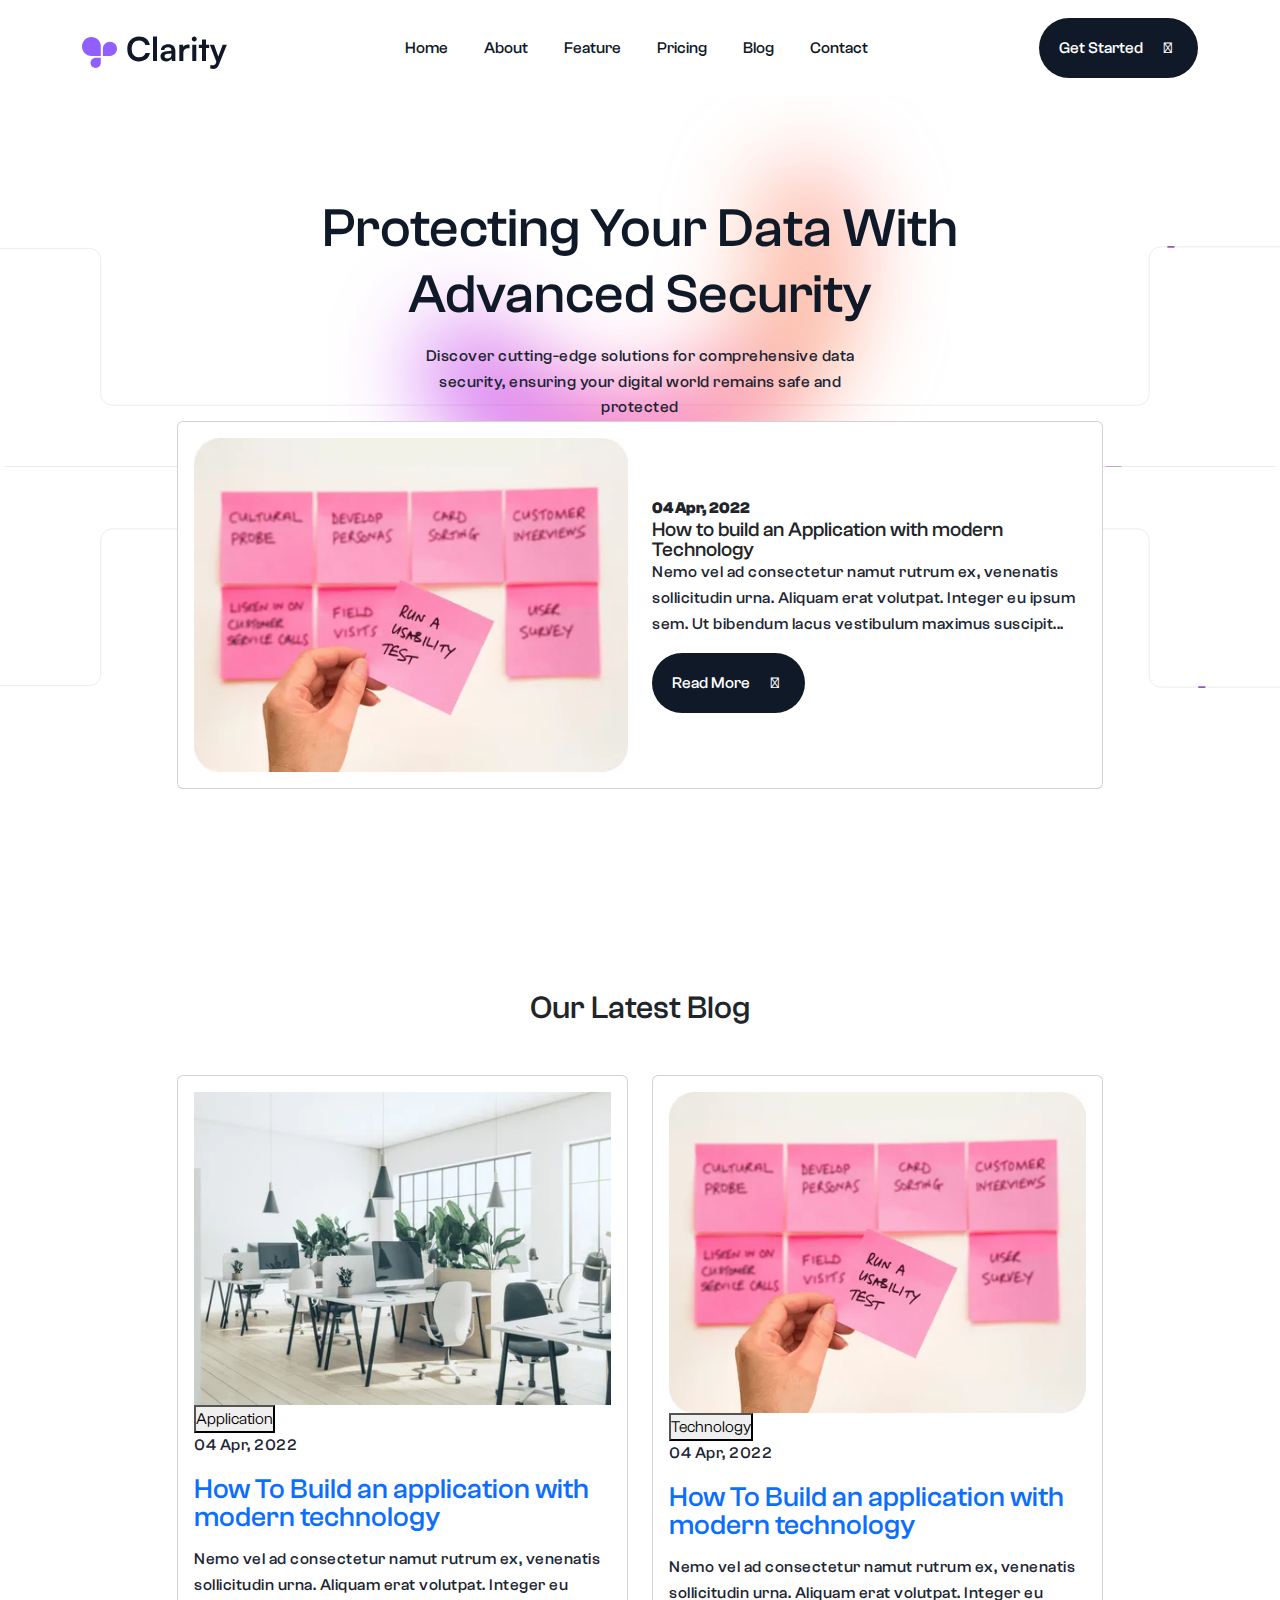
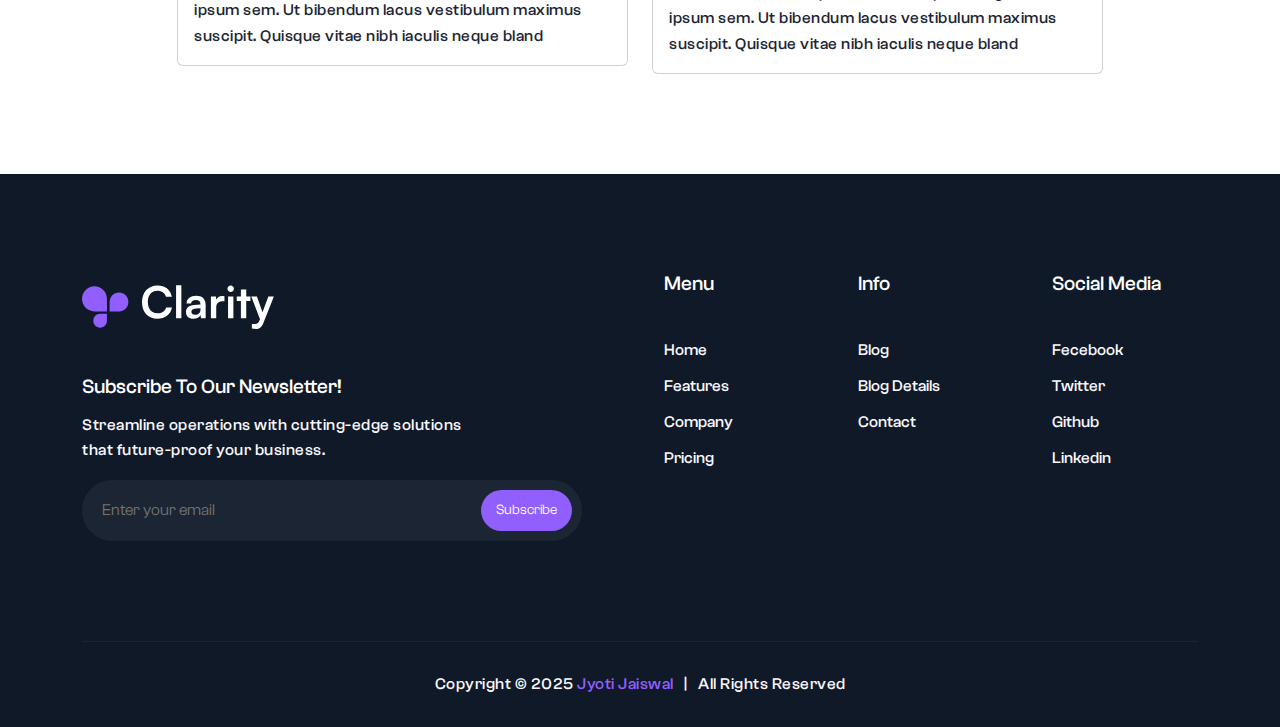
<file: blog.html>
<!DOCTYPE html>
<html lang="en">
  <head>
    <meta charset="UTF-8" />
    <meta name="viewport" content="width=device-width, initial-scale=1.0" />
    <title>Clarity</title>

    <!-- Links -->
    <link
      rel="stylesheet"
      href="https://pro.fontawesome.com/releases/v5.10.0/css/all.css"
    />
    <link rel="stylesheet" href="./assets/css/owl.carousel.min.css" />
    <link rel="stylesheet" href="./assets/css/owl.theme.default.min.css" />
    <link rel="stylesheet" href="./assets/css/owl.theme.green.min.css" />
    <link rel="stylesheet" href="./assets/css/bootstrap.min.css" />
    <link rel="stylesheet" href="./assets/css/style.css" />
  </head>
  <body>
    <!-- Header -->
    <header class="header">
      <nav class="navbar navbar-expand-lg">
        <div class="container">
          <a class="logo" href="./index.html">
            <img src="./assets/images/logo.svg" alt="Logo" class="logo-img" />
          </a>

          <button
            class="navbar-toggler"
            type="button"
            data-bs-toggle="collapse"
            data-bs-target="#mainNavbar"
            aria-controls="mainNavbar"
            aria-expanded="false"
            aria-label="Toggle navigation"
          >
            <i class="fal fa-bars"></i>
          </button>

          <div class="collapse navbar-collapse" id="mainNavbar">
            <ul class="navbar-nav mx-auto">
              <li class="nav-item">
                <a class="nav-link" href="./index.html">Home</a>
              </li>
              <li class="nav-item">
                <a class="nav-link" href="./about.html">About</a>
              </li>
              <li class="nav-item">
                <a class="nav-link" href="./features.html">Feature</a>
              </li>
              <li class="nav-item">
                <a class="nav-link" href="./pricing.html">Pricing</a>
              </li>
              <li class="nav-item">
                <a class="nav-link" href="./blog.html">Blog</a>
              </li>
              <li class="nav-item">
                <a class="nav-link" href="./contact.html">Contact</a>
              </li>
            </ul>

            <a href="./index.html" class="button">
              <span>Get Started</span>
              <div class="icon">
                <i class="fal fa-arrow-right"></i>
                <i class="fal fa-arrow-right"></i>
              </div>
            </a>
          </div>
        </div>
      </nav>
    </header>

    <!-- Hero Inner Section -->
    <section class="section hero-inner">
      <div class="container text-center">
        <div class="row justify-content-center">
          <div class="col-lg-7">
            <div class="text">
              <h1 class="h1 mb-3">
                Protecting Your Data with Advanced Security
              </h1>
              <p class="w-75 mx-auto">
                Discover cutting-edge solutions for comprehensive data security,
                ensuring your digital world remains safe and protected
              </p>
            </div>
          </div>
        </div>
      </div>

      <div class="pattern">
        <img src="./assets/images/patterns/line-01.svg" alt="" />
        <img src="./assets/images/patterns/line-02.svg" alt="" />
        <img src="./assets/images/patterns/line-03.svg" alt="" />
      </div>

      <div class="container">
        <div class="row justify-content-center">
          <div class="col-lg-10">
            <div class="card">
              <div class="card-body">
                <div class="row align-items-center">
                  <div class="col-md-6">
                    <div class="image">
                      <img src="./assets/images/blog-1.webp" alt="" />
                    </div>
                  </div>
                  <div class="col-md-6">
                    <div class="text">
                      <b>04 Apr, 2022</b>
                      <h5>
                        How to build an Application with modern Technology
                      </h5>
                      <p class="mb-3">
                        Nemo vel ad consectetur namut rutrum ex, venenatis
                        sollicitudin urna. Aliquam erat volutpat. Integer eu
                        ipsum sem. Ut bibendum lacus vestibulum maximus
                        suscipit...
                      </p>

                      <a href="#" class="button">
                        <span>Read More</span>
                        <div class="icon">
                          <i class="fal fa-arrow-right"></i>
                          <i class="fal fa-arrow-right"></i>
                        </div>
                      </a>
                    </div>
                  </div>
                </div>
              </div>
            </div>
          </div>
        </div>
      </div>

      <div class="image-pattern">
        <img
          src="./assets/images/hero-background.svg"
          alt="Hero Image"
          class="image"
        />
      </div>
    </section>

    <!-- blog post section -->
    <section class="section blog-post">
      <div class="container">
        <h3 class="h2 mb-5 text-center">Our Latest Blog</h3>
        <div class="row justify-content-center">
          <div class="col-lg-10">
            <div class="row justify-content-center">
              <div class="col-lg-6">
                <div class="card p-3">
                  <div class="image">
                    <img src="./assets/images/blog-2.webp" alt="image" />
                    <button type="button" class="card-btn">Application</button>
                  </div>
                  <div class="text">
                    <p class="mb-3">04 Apr, 2022</p>
                    <h3>
                      <a href="#"
                        >How To Build an application with modern technology</a
                      >
                    </h3>
                    <p class="mt-3">
                      Nemo vel ad consectetur namut rutrum ex, venenatis
                      sollicitudin urna. Aliquam erat volutpat. Integer eu ipsum
                      sem. Ut bibendum lacus vestibulum maximus suscipit.
                      Quisque vitae nibh iaculis neque bland
                    </p>
                  </div>
                </div>
              </div>
              <div class="col-lg-6">
                <div class="card p-3">
                  <div class="image">
                    <img src="./assets/images/blog-1.webp" alt="image" />
                    <button type="button" class="card-btn">Technology</button>
                  </div>
                  <div class="text">
                    <p class="mb-3">04 Apr, 2022</p>
                    <h3>
                      <a href="#"
                        >How To Build an application with modern technology</a
                      >
                    </h3>
                    <p class="mt-3">
                      Nemo vel ad consectetur namut rutrum ex, venenatis
                      sollicitudin urna. Aliquam erat volutpat. Integer eu ipsum
                      sem. Ut bibendum lacus vestibulum maximus suscipit.
                      Quisque vitae nibh iaculis neque bland
                    </p>
                  </div>
                </div>
              </div>
            </div>
          </div>
        </div>
      </div>
    </section>

    <!-- Footer -->
    <footer class="footer">
      <div class="container">
        <div class="row g-5">
          <div class="col-lg-6">
            <a href="./index.html" class="logo">
              <img src="./assets/images/logo-footer.svg" alt="" />
            </a>
            <h5 class="mt-5 mb-3">Subscribe to Our Newsletter!</h5>
            <p class="text-light-alt w-75 mb-3">
              Streamline operations with cutting-edge solutions that
              future-proof your business.
            </p>
            <form>
              <input type="text" placeholder="Enter your email" />
              <button>Subscribe</button>
            </form>
          </div>
          <div class="col-lg-2 col-md-4 col-6">
            <h5 class="mb-lg-5 mb-3">Menu</h5>
            <ul>
              <li><a href="./index.html">Home</a></li>
              <li><a href="./features.html">Features</a></li>
              <li><a href="./about.html">Company</a></li>
              <li><a href="./pricing.html">Pricing</a></li>
            </ul>
          </div>
          <div class="col-lg-2 col-md-4 col-6">
            <h5 class="mb-lg-5 mb-3">Info</h5>
            <ul>
              <li><a href="./index.html">Blog</a></li>
              <li><a href="./index.html">Blog Details</a></li>
              <li><a href="./contact.html">Contact</a></li>
            </ul>
          </div>
          <div class="col-lg-2 col-md-4 col-6">
            <h5 class="mb-lg-5 mb-3">Social Media</h5>
            <ul>
              <li>
                <a href="#" target="_blank">Fecebook</a>
              </li>
              <li>
                <a href="#" target="_blank">Twitter</a>
              </li>
              <li>
                <a href="#" target="_blank">Github</a>
              </li>
              <li>
                <a href="#" target="_blank">Linkedin</a>
              </li>
            </ul>
          </div>
        </div>

        <hr />

        <p class="text-center text-light-alt">
          Copyright © 2025
          <a
            href="https://jyotijaiswal-04.github.io/portfolio-practice/"
            target="_blank"
            class="text-primary fw-medium"
          >
            Jyoti Jaiswal
          </a>
          &nbsp; | &nbsp; All Rights Reserved
        </p>
      </div>
    </footer>

    <!-- Scripts -->
    <script src="https://code.jquery.com/jquery-3.7.1.min.js"></script>
    <script src="./assets/js/owl.carousel.min.js"></script>
    <script src="./assets/js/bootstrap.bundle.min.js"></script>
    <script src="./assets/js/app.js"></script>
  </body>
</html>
</file>
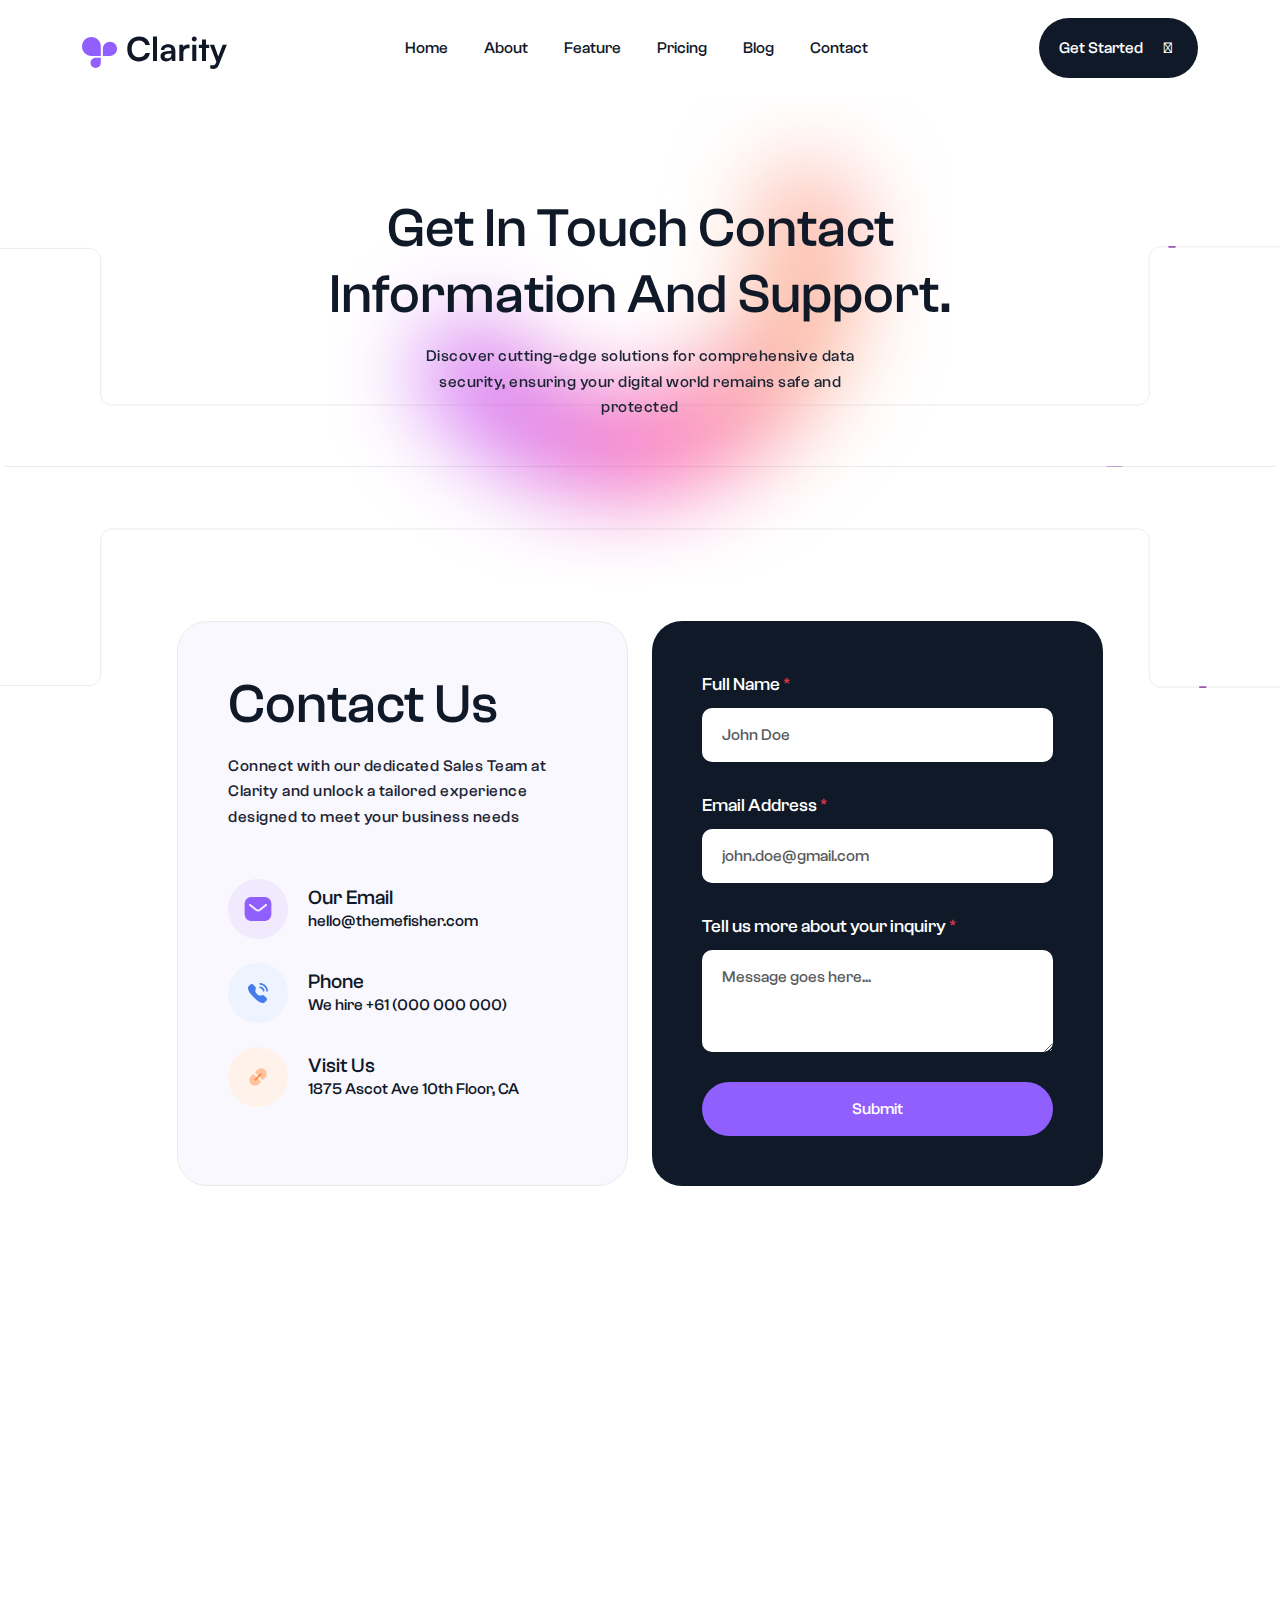
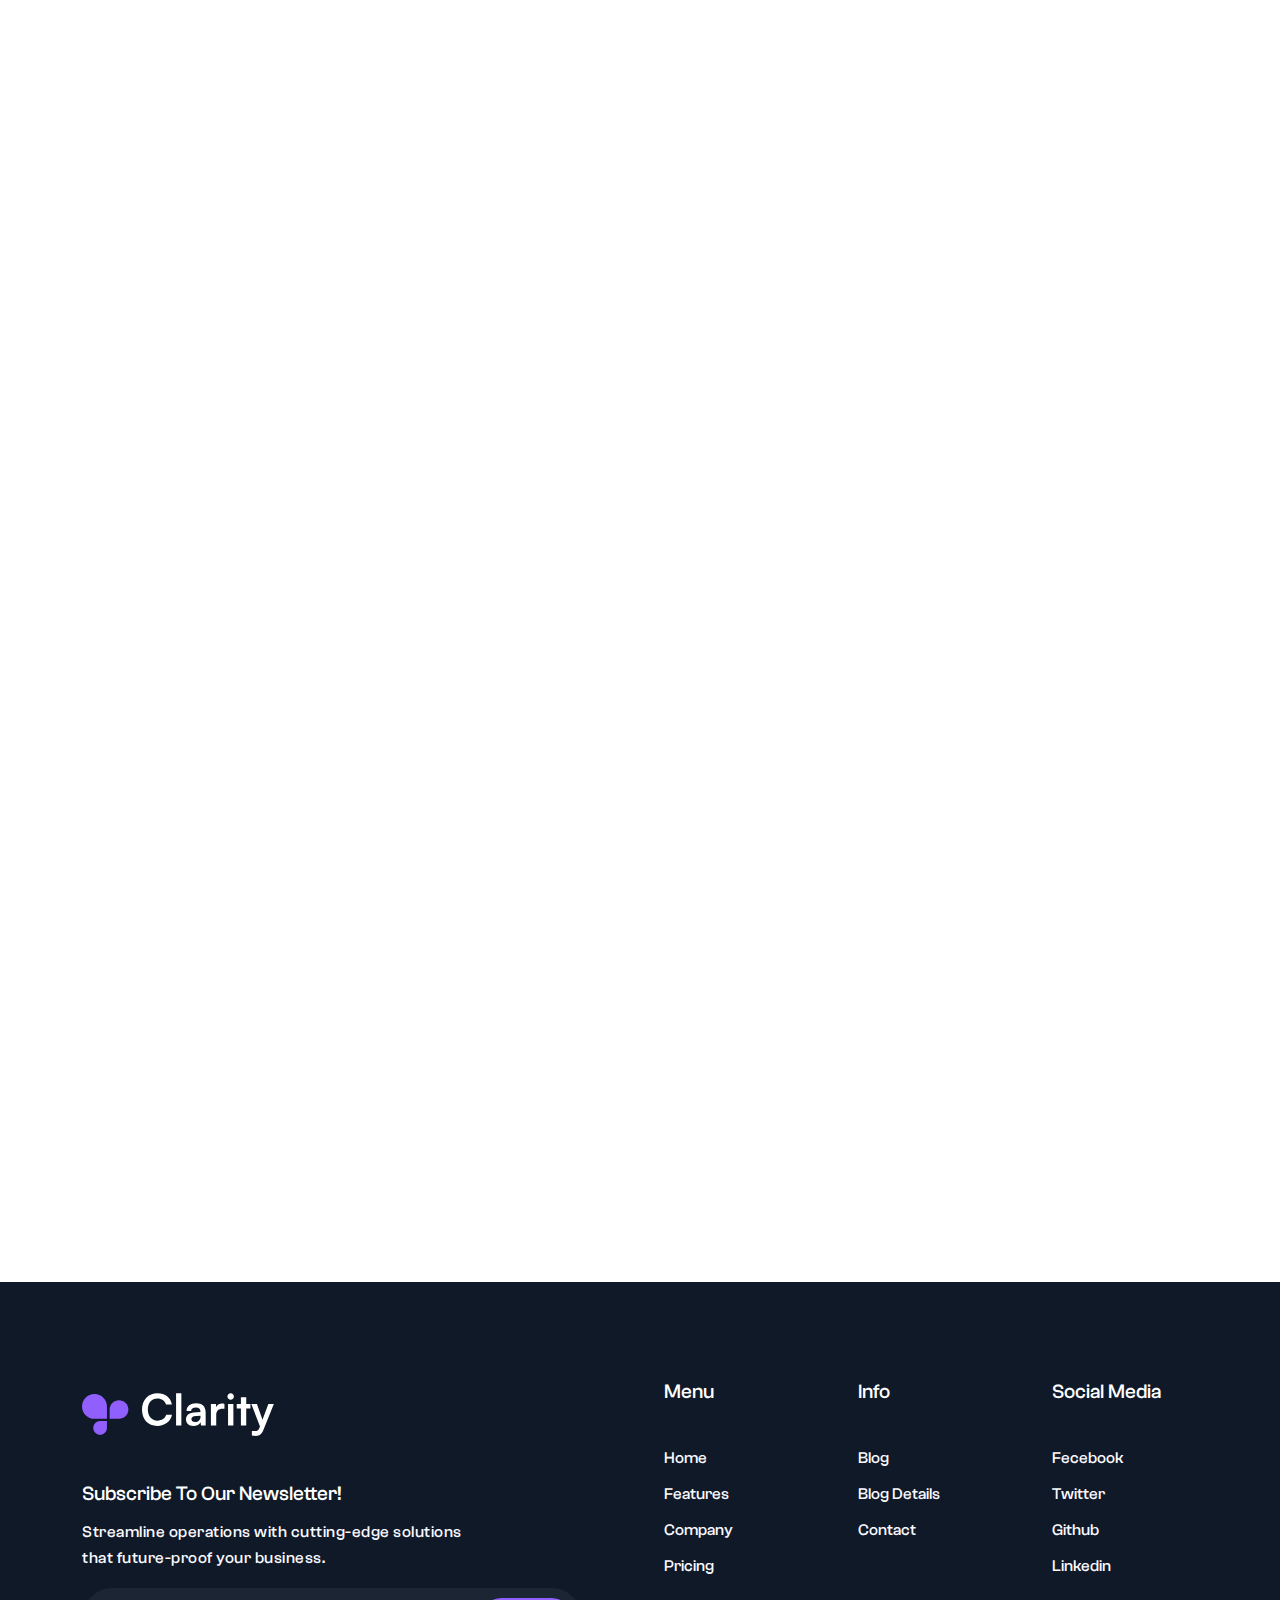
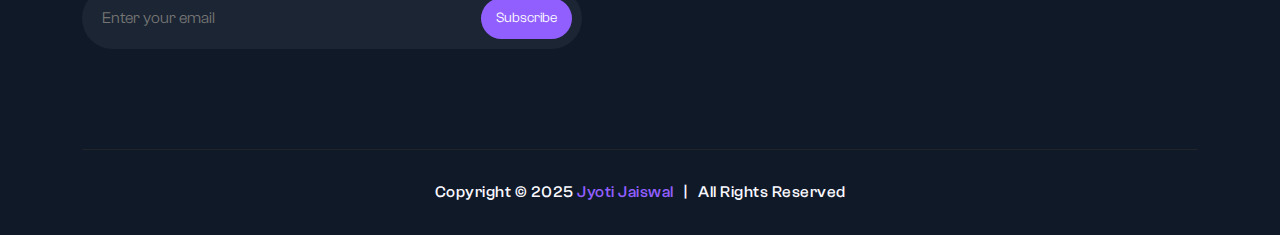
<file: contact.html>
<!DOCTYPE html>
<html lang="en">
  <head>
    <meta charset="UTF-8" />
    <meta name="viewport" content="width=device-width, initial-scale=1.0" />
    <title>Contact - Clarity</title>

    <!-- Links -->
    <link
      rel="stylesheet"
      href="https://pro.fontawesome.com/releases/v5.10.0/css/all.css"
    />
    <link href="https://unpkg.com/aos@2.3.1/dist/aos.css" rel="stylesheet" />
    <link rel="stylesheet" href="./assets/css/owl.carousel.min.css" />
    <link rel="stylesheet" href="./assets/css/owl.theme.default.min.css" />
    <link rel="stylesheet" href="./assets/css/owl.theme.green.min.css" />
    <link rel="stylesheet" href="./assets/css/bootstrap.min.css" />
    <link rel="stylesheet" href="./assets/css/style.css" />
  </head>
  <body>
    <!-- Header -->
    <header class="header" data-aos="fade-down">
      <nav class="navbar navbar-expand-lg">
        <div class="container">
          <a class="logo" href="./index.html">
            <img src="./assets/images/logo.svg" alt="Logo" class="logo-img" />
          </a>

          <button
            class="navbar-toggler"
            type="button"
            data-bs-toggle="collapse"
            data-bs-target="#mainNavbar"
            aria-controls="mainNavbar"
            aria-expanded="false"
            aria-label="Toggle navigation"
          >
            <i class="fal fa-bars"></i>
          </button>

          <div class="collapse navbar-collapse" id="mainNavbar">
            <ul class="navbar-nav mx-auto">
              <li class="nav-item">
                <a class="nav-link" href="./index.html">Home</a>
              </li>
              <li class="nav-item">
                <a class="nav-link" href="./about.html">About</a>
              </li>
              <li class="nav-item">
                <a class="nav-link" href="./features.html">Feature</a>
              </li>
              <li class="nav-item">
                <a class="nav-link" href="./pricing.html">Pricing</a>
              </li>
              <li class="nav-item">
                <a class="nav-link" href="./blog.html">Blog</a>
              </li>
              <li class="nav-item">
                <a class="nav-link" href="./contact.html">Contact</a>
              </li>
            </ul>

            <a href="./index.html" class="button">
              <span>Get Started</span>
              <div class="icon">
                <i class="fal fa-arrow-right"></i>
                <i class="fal fa-arrow-right"></i>
              </div>
            </a>
          </div>
        </div>
      </nav>
    </header>

    <!-- Hero Inner Section -->
    <section class="section hero-inner">
      <div class="container text-center">
        <div class="row justify-content-center">
          <div class="col-lg-7">
            <div class="text" data-aos="fade-up">
              <h1 class="h1 mb-3">
                Get in Touch Contact <br />
                Information and Support.
              </h1>
              <p class="w-75 mx-auto">
                Discover cutting-edge solutions for comprehensive data security,
                ensuring your digital world remains safe and protected
              </p>
            </div>
          </div>
        </div>
      </div>

      <div class="pattern">
        <img src="./assets/images/patterns/line-01.svg" alt="" />
        <img src="./assets/images/patterns/line-02.svg" alt="" />
        <img src="./assets/images/patterns/line-03.svg" alt="" />
      </div>

      <div class="image-pattern">
        <img
          src="./assets/images/hero-background.svg"
          alt="Hero Image"
          class="image"
        />
      </div>
    </section>

    <!-- Contact Section -->
    <section class="section contact-section bg-transparent">
      <div class="container">
        <div class="row justify-content-center g-4">
          <div class="col-lg-5">
            <div class="card" data-aos="fade-up">
              <div class="card-body">
                <h5 class="h1 mb-3">Contact Us</h5>
                <p class="mb-5">
                  Connect with our dedicated Sales Team at Clarity and unlock a
                  tailored experience designed to meet your business needs
                </p>
                <div class="icon mb-4">
                  <img src="./assets/images/icons/email.png" alt="" />
                  <h6>
                    Our Email
                    <a href="mailto:hello@themefisher.com">
                      hello@themefisher.com
                    </a>
                  </h6>
                </div>
                <div class="icon mb-4">
                  <img src="./assets/images/icons/phone.png" alt="" />
                  <h6>
                    Phone
                    <a>We hire +61 (000 000 000)</a>
                  </h6>
                </div>
                <div class="icon">
                  <img src="./assets/images/icons/link.png" alt="" />
                  <h6>
                    Visit Us
                    <a>1875 Ascot Ave 10th Floor, CA</a>
                  </h6>
                </div>
              </div>
            </div>
          </div>
          <div class="col-lg-5">
            <form class="card" data-aos="fade-up">
              <div class="card-body">
                <div class="form-group">
                  <label class="form-label">
                    Full Name <span class="text-danger">*</span>
                  </label>
                  <input
                    type="text"
                    class="form-control"
                    placeholder="John Doe"
                    required
                  />
                </div>
                <div class="form-group">
                  <label class="form-label">
                    Email Address <span class="text-danger">*</span>
                  </label>
                  <input
                    type="email"
                    class="form-control"
                    placeholder="john.doe@gmail.com"
                    required
                  />
                </div>
                <div class="form-group">
                  <label class="form-label">
                    Tell us more about your inquiry
                    <span class="text-danger">*</span>
                  </label>
                  <textarea
                    class="form-control"
                    placeholder="Message goes here..."
                    rows="3"
                    required
                  ></textarea>
                </div>
                <button type="submit">Submit</button>
              </div>
            </form>
          </div>
        </div>
      </div>
    </section>

    <!-- FAQ Section -->
    <section class="section faq-section py-5">
      <div class="container">
        <div class="text-center mb-5" data-aos="fade-up">
          <h6 class="badge-title">FAQ</h6>
          <h4 class="h1 my-3">Frequently Asked Questions</h4>
          <p class="w-50 mx-auto">
            We help businesses streamline their processes, enhance productivity,
            and achieve their goals through our cutting-edge technologies and
            tailored services.
          </p>
        </div>

        <div class="row justify-content-center">
          <div class="col-lg-8">
            <div class="accordion" id="faqAccordion">
              <div class="accordion-item" data-aos="fade-up">
                <button
                  class="accordion-button"
                  type="button"
                  data-bs-toggle="collapse"
                  data-bs-target="#faqItem01"
                  aria-expanded="true"
                  aria-controls="faqItem01"
                >
                  What is two-factor authentication (2FA) and how does it
                  enhance security?
                </button>
                <div id="faqItem01" class="accordion-collapse collapse show">
                  <div class="accordion-body">
                    <p>
                      If you receive a suspicious email, do not click on any
                      links or download attachments. Verify the sender's email
                      address and look for signs of phishing, such as
                      misspellings or unusual requests. If in doubt, contact the
                      sender directly using a known, trusted method of
                      communication. Report the email to your IT department or
                      email provider.
                    </p>
                  </div>
                </div>
              </div>

              <div class="accordion-item" data-aos="fade-up">
                <button
                  class="accordion-button collapsed"
                  type="button"
                  data-bs-toggle="collapse"
                  data-bs-target="#faqItem02"
                  aria-expanded="false"
                  aria-controls="faqItem02"
                >
                  What should I do if I receive a suspicious email?
                </button>
                <div id="faqItem02" class="accordion-collapse collapse">
                  <div class="accordion-body">
                    <p>
                      Receiving a suspicious email? Don't click on links or
                      download attachments. Verify the sender's email address
                      and look for phishing signs, like misspellings or strange
                      requests. If uncertain, reach out to the sender directly
                      via a trusted method. Report it to your IT department or
                      email provider.
                    </p>
                  </div>
                </div>
              </div>

              <div class="accordion-item" data-aos="fade-up">
                <button
                  class="accordion-button collapsed"
                  type="button"
                  data-bs-toggle="collapse"
                  data-bs-target="#faqItem03"
                  aria-expanded="false"
                  aria-controls="faqItem03"
                >
                  What is encryption and how does it protect my data?
                </button>
                <div id="faqItem03" class="accordion-collapse collapse">
                  <div class="accordion-body">
                    <p>
                      When you get a suspicious email, don't click any links or
                      download attachments. Verify the sender's email address
                      and look for phishing signs, such as misspellings or
                      strange requests. If uncertain, contact the sender using a
                      reliable method. Report the email to your IT department or
                      email provider.
                    </p>
                  </div>
                </div>
              </div>

              <div class="accordion-item" data-aos="fade-up">
                <button
                  class="accordion-button collapsed"
                  type="button"
                  data-bs-toggle="collapse"
                  data-bs-target="#faqItem04"
                  aria-expanded="false"
                  aria-controls="faqItem04"
                >
                  How can I ensure my mobile devices are secure?
                </button>
                <div id="faqItem04" class="accordion-collapse collapse">
                  <div class="accordion-body">
                    <p>
                      If you receive a suspicious email, do not click on any
                      links or download attachments. Verify the sender's email
                      address and look for signs of phishing, such as
                      misspellings or unusual requests. If in doubt, contact the
                      sender directly using a known, trusted method of
                      communication. Report the email to your IT department or
                      email provider.
                    </p>
                  </div>
                </div>
              </div>

              <div class="accordion-item" data-aos="fade-up">
                <button
                  class="accordion-button collapsed"
                  type="button"
                  data-bs-toggle="collapse"
                  data-bs-target="#faqItem05"
                  aria-expanded="false"
                  aria-controls="faqItem05"
                >
                  What are the common signs of a data breach?
                </button>
                <div id="faqItem05" class="accordion-collapse collapse">
                  <div class="accordion-body">
                    <p>
                      Received a suspicious email? Refrain from clicking any
                      links or downloading attachments. Verify the sender's
                      email and check for phishing signs, like misspellings or
                      odd requests. If unsure, contact the sender via a trusted
                      method. Report the email to your IT department or email
                      provider.
                    </p>
                  </div>
                </div>
              </div>

              <div class="accordion-item" data-aos="fade-up">
                <button
                  class="accordion-button collapsed"
                  type="button"
                  data-bs-toggle="collapse"
                  data-bs-target="#faqItem06"
                  aria-expanded="false"
                  aria-controls="faqItem06"
                >
                  How can I create a strong password?
                </button>
                <div id="faqItem06" class="accordion-collapse collapse">
                  <div class="accordion-body">
                    <p>
                      If a suspicious email arrives, do not click on links or
                      download attachments. Verify the sender's email address
                      and look for phishing signs, such as typos or unusual
                      requests. If unsure, contact the sender directly using a
                      trusted method. Report the email to your IT department or
                      email provider.
                    </p>
                  </div>
                </div>
              </div>
            </div>
          </div>
        </div>
      </div>
    </section>

    <!-- Call To Action -->
    <section class="section cta-section">
      <div class="container">
        <div class="card" data-aos="fade-up">
          <div class="pattern">
            <img src="./assets/images/patterns/pattern.svg" alt="" />
            <img src="./assets/images/patterns/cta-section.svg" alt="" />
          </div>
          <div class="card-body text-center">
            <h4 class="h1 w-75 mb-3 mx-auto">
              Secure Your Data with clarity Protection Solution
            </h4>
            <p class="w-50 mx-auto mb-5">
              Allows you to set thresholds for security parameters and receive
              real-time alerts when these thresholds are breached.
            </p>

            <a href="#" class="button">
              <span>Get Started</span>
              <div class="icon">
                <i class="fal fa-arrow-right"></i>
                <i class="fal fa-arrow-right"></i>
              </div>
            </a>
          </div>
        </div>
      </div>
    </section>

    <!-- Footer -->
    <footer class="footer">
      <div class="container">
        <div class="row g-5">
          <div class="col-lg-6">
            <a href="./index.html" class="logo">
              <img src="./assets/images/logo-footer.svg" alt="" />
            </a>
            <h5 class="mt-5 mb-3">Subscribe to Our Newsletter!</h5>
            <p class="text-light-alt w-75 mb-3">
              Streamline operations with cutting-edge solutions that
              future-proof your business.
            </p>
            <form>
              <input type="text" placeholder="Enter your email" />
              <button>Subscribe</button>
            </form>
          </div>
          <div class="col-lg-2 col-md-4 col-6">
            <h5 class="mb-lg-5 mb-3">Menu</h5>
            <ul>
              <li><a href="./index.html">Home</a></li>
              <li><a href="./features.html">Features</a></li>
              <li><a href="./about.html">Company</a></li>
              <li><a href="./pricing.html">Pricing</a></li>
            </ul>
          </div>
          <div class="col-lg-2 col-md-4 col-6">
            <h5 class="mb-lg-5 mb-3">Info</h5>
            <ul>
              <li><a href="./blog.html">Blog</a></li>
              <li><a href="./blog-detail.html">Blog Details</a></li>
              <li><a href="./contact.html">Contact</a></li>
            </ul>
          </div>
          <div class="col-lg-2 col-md-4 col-6">
            <h5 class="mb-lg-5 mb-3">Social Media</h5>
            <ul>
              <li>
                <a href="#" target="_blank">Fecebook</a>
              </li>
              <li>
                <a href="#" target="_blank">Twitter</a>
              </li>
              <li>
                <a href="#" target="_blank">Github</a>
              </li>
              <li>
                <a href="#" target="_blank">Linkedin</a>
              </li>
            </ul>
          </div>
        </div>

        <hr />

        <p class="text-center text-light-alt">
          Copyright © 2025
          <a
            href="https://jyotijaiswal-04.github.io/portfolio-practice/"
            target="_blank"
            class="text-primary fw-medium"
          >
            Jyoti Jaiswal
          </a>
          &nbsp; | &nbsp; All Rights Reserved
        </p>
      </div>
    </footer>

    <!-- Scripts -->
    <script src="https://code.jquery.com/jquery-3.7.1.min.js"></script>
    <script src="https://unpkg.com/aos@2.3.1/dist/aos.js"></script>
    <script src="./assets/js/owl.carousel.min.js"></script>
    <script src="./assets/js/bootstrap.bundle.min.js"></script>
    <script src="./assets/js/app.js"></script>
  </body>
</html>
</file>
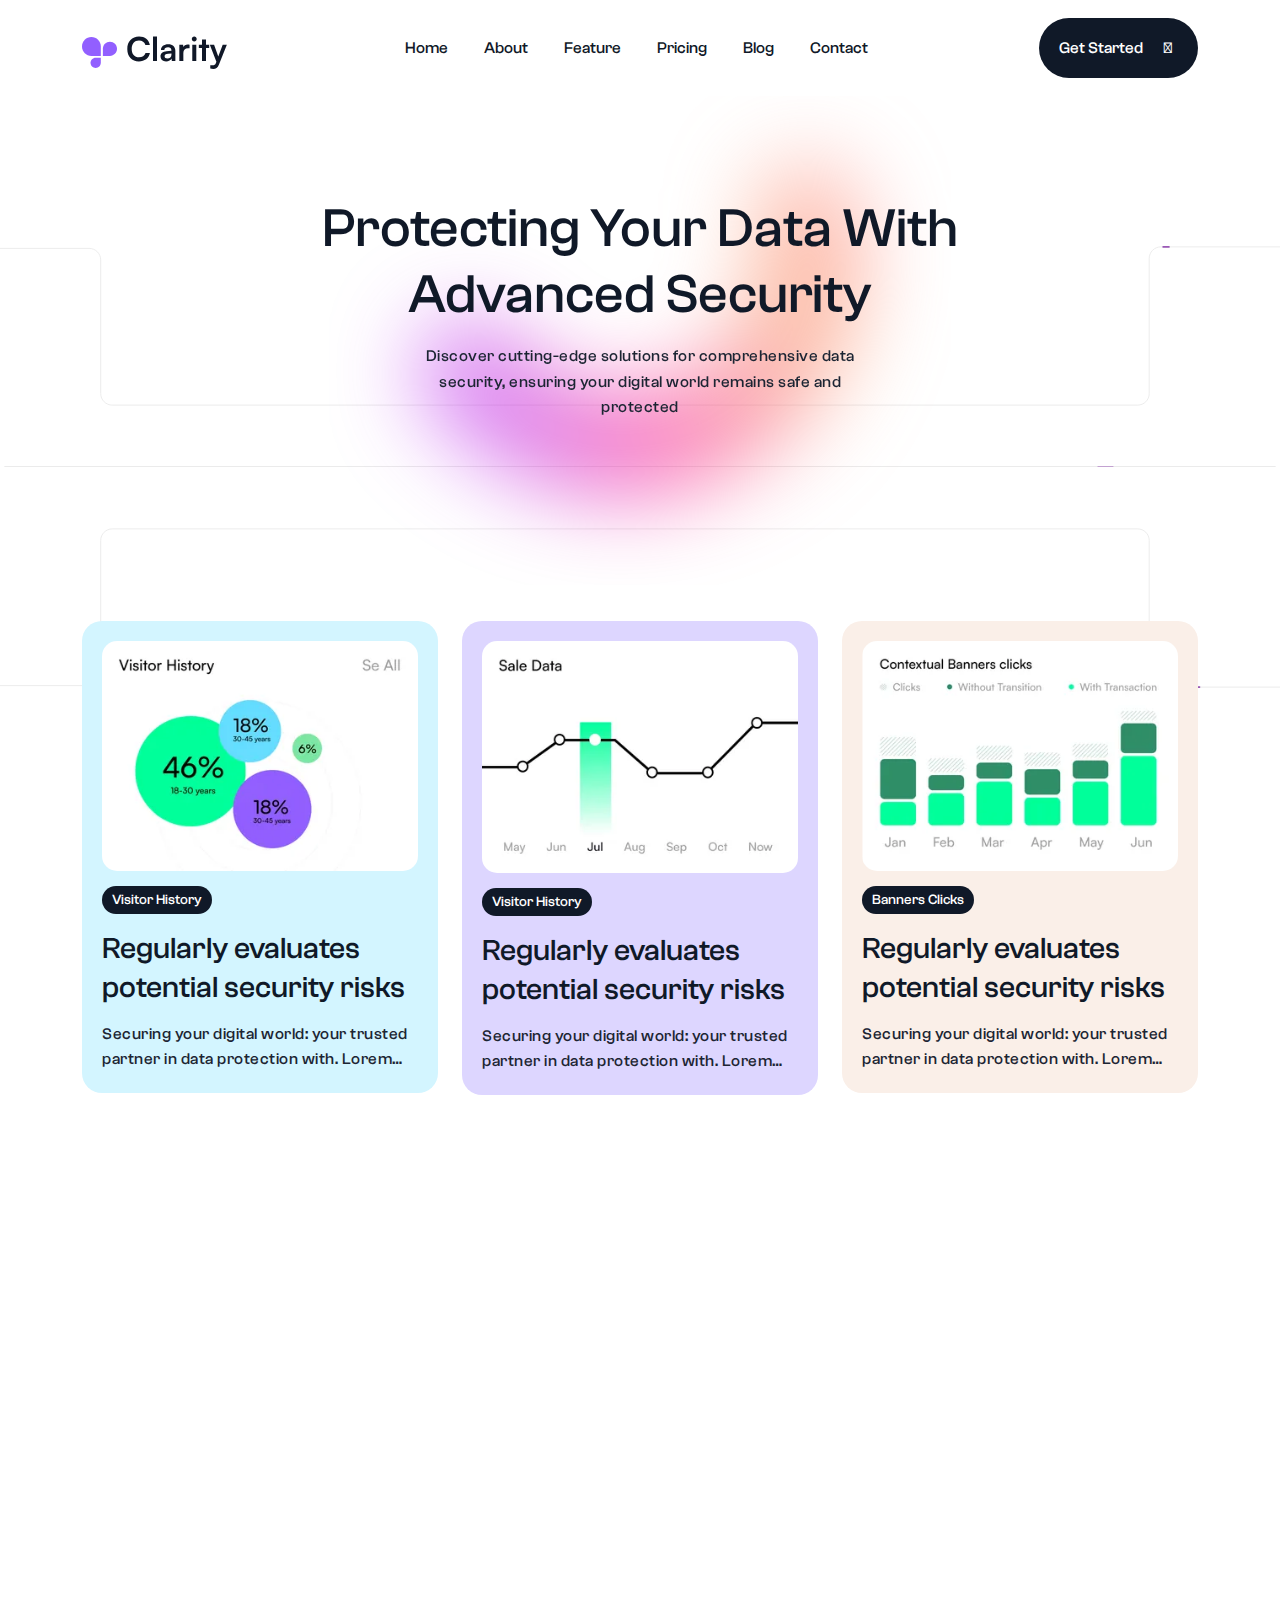
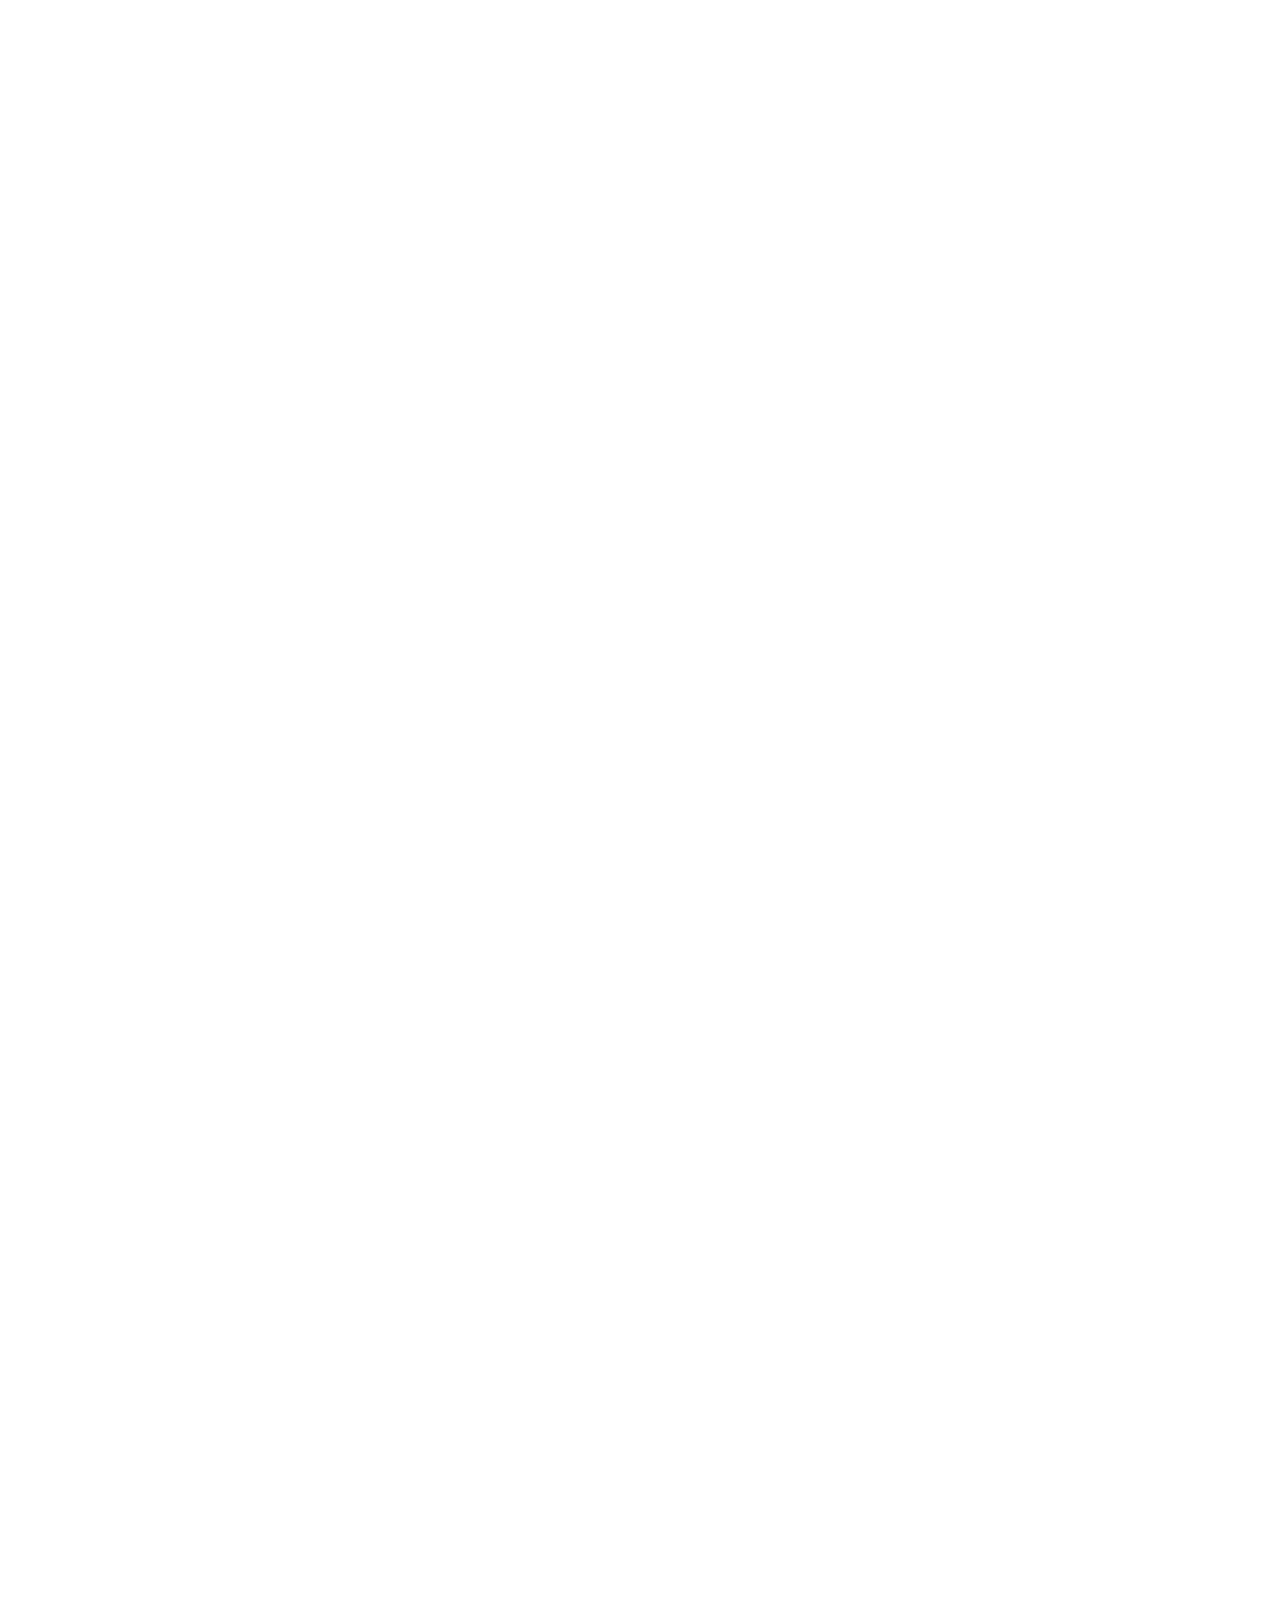
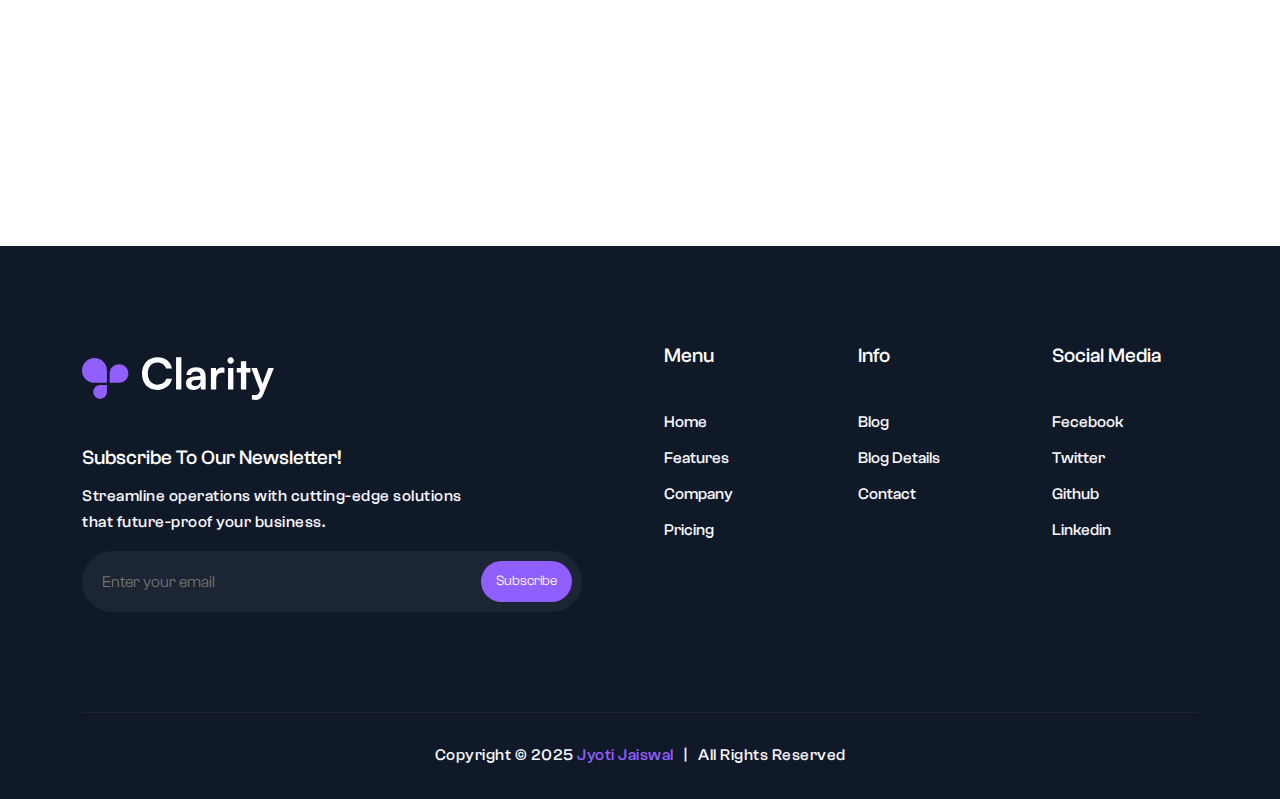
<file: features.html>
<!DOCTYPE html>
<html lang="en">
  <head>
    <meta charset="UTF-8" />
    <meta name="viewport" content="width=device-width, initial-scale=1.0" />
    <title>Features - Clarity</title>

    <!-- Links -->
    <link
      rel="stylesheet"
      href="https://pro.fontawesome.com/releases/v5.10.0/css/all.css"
    />
    <link href="https://unpkg.com/aos@2.3.1/dist/aos.css" rel="stylesheet" />
    <link rel="stylesheet" href="./assets/css/owl.carousel.min.css" />
    <link rel="stylesheet" href="./assets/css/owl.theme.default.min.css" />
    <link rel="stylesheet" href="./assets/css/owl.theme.green.min.css" />
    <link rel="stylesheet" href="./assets/css/bootstrap.min.css" />
    <link rel="stylesheet" href="./assets/css/style.css" />
  </head>
  <body>
    <!-- Header -->
    <header class="header" data-aos="fade-down">
      <nav class="navbar navbar-expand-lg">
        <div class="container">
          <a class="logo" href="./index.html">
            <img src="./assets/images/logo.svg" alt="Logo" class="logo-img" />
          </a>

          <button
            class="navbar-toggler"
            type="button"
            data-bs-toggle="collapse"
            data-bs-target="#mainNavbar"
            aria-controls="mainNavbar"
            aria-expanded="false"
            aria-label="Toggle navigation"
          >
            <i class="fal fa-bars"></i>
          </button>

          <div class="collapse navbar-collapse" id="mainNavbar">
            <ul class="navbar-nav mx-auto">
              <li class="nav-item">
                <a class="nav-link" href="./index.html">Home</a>
              </li>
              <li class="nav-item">
                <a class="nav-link" href="./about.html">About</a>
              </li>
              <li class="nav-item">
                <a class="nav-link" href="./features.html">Feature</a>
              </li>
              <li class="nav-item">
                <a class="nav-link" href="./pricing.html">Pricing</a>
              </li>
              <li class="nav-item">
                <a class="nav-link" href="./blog.html">Blog</a>
              </li>
              <li class="nav-item">
                <a class="nav-link" href="./contact.html">Contact</a>
              </li>
            </ul>

            <a href="./index.html" class="button">
              <span>Get Started</span>
              <div class="icon">
                <i class="fal fa-arrow-right"></i>
                <i class="fal fa-arrow-right"></i>
              </div>
            </a>
          </div>
        </div>
      </nav>
    </header>

    <!-- Hero Inner Section -->
    <section class="section hero-inner">
      <div class="container text-center">
        <div class="row justify-content-center">
          <div class="col-lg-7">
            <div class="text" data-aos="fade-up">
              <h1 class="h1 mb-3">
                Protecting Your Data with Advanced Security
              </h1>
              <p class="w-75 mx-auto">
                Discover cutting-edge solutions for comprehensive data security,
                ensuring your digital world remains safe and protected
              </p>
            </div>
          </div>
        </div>
      </div>

      <div class="pattern">
        <img src="./assets/images/patterns/line-01.svg" alt="" />
        <img src="./assets/images/patterns/line-02.svg" alt="" />
        <img src="./assets/images/patterns/line-03.svg" alt="" />
      </div>

      <div class="image-pattern">
        <img
          src="./assets/images/hero-background.svg"
          alt="Hero Image"
          class="image"
        />
      </div>
    </section>

    <!-- Features Section -->
    <section class="section features-section bg-transparent">
      <div class="container">
        <div class="row g-4">
          <div class="col-lg-4 col-md-6">
            <div data-aos="fade-up">
              <div class="card feature-card" style="--card-shade: #d3f5ff">
                <div class="card-body">
                  <div class="image">
                    <img
                      src="./assets/images/features/01.webp"
                      alt="Visitor History"
                    />
                  </div>
                  <div class="text">
                    <a href="./index.html" class="badge">Visitor History</a>
                    <a href="./index.html">
                      <h5>Regularly evaluates potential security risks</h5>
                    </a>
                    <p>
                      Securing your digital world: your trusted partner in data
                      protection with. Lorem ipsum dolor sit amet
                    </p>
                  </div>
                </div>
              </div>
            </div>
          </div>
          <div class="col-lg-4 col-md-6">
            <div data-aos="fade-up">
              <div class="card feature-card" style="--card-shade: #ddd6ff">
                <div class="card-body">
                  <div class="image">
                    <img
                      src="./assets/images/features/02.webp"
                      alt="Visitor History"
                    />
                  </div>
                  <div class="text">
                    <a href="./index.html" class="badge">Visitor History</a>
                    <a href="./index.html">
                      <h5>Regularly evaluates potential security risks</h5>
                    </a>
                    <p>
                      Securing your digital world: your trusted partner in data
                      protection with. Lorem ipsum dolor sit amet
                    </p>
                  </div>
                </div>
              </div>
            </div>
          </div>
          <div class="col-lg-4 col-md-6">
            <div data-aos="fade-up">
              <div class="card feature-card" style="--card-shade: #faefe8">
                <div class="card-body">
                  <div class="image">
                    <img
                      src="./assets/images/features/03.webp"
                      alt="Visitor History"
                    />
                  </div>
                  <div class="text">
                    <a href="./index.html" class="badge">Banners Clicks</a>
                    <a href="./index.html">
                      <h5>Regularly evaluates potential security risks</h5>
                    </a>
                    <p>
                      Securing your digital world: your trusted partner in data
                      protection with. Lorem ipsum dolor sit amet
                    </p>
                  </div>
                </div>
              </div>
            </div>
          </div>
        </div>
      </div>
    </section>
    <section class="section features-section pt-0">
      <div class="container">
        <div class="text-center mb-5" data-aos="fade-up">
          <h6 class="badge-title">Key Features</h6>
          <h4 class="h1 my-3 w-50 mx-auto">
            Discover the Features That Makes clarity Stand Out.
          </h4>
          <p class="w-50 mx-auto">
            Securing your digital world: your trusted partner in data protection
            with cutting-edge solutions for comprehensive data security.
          </p>
        </div>

        <div class="row align-items-center g-5">
          <div class="col-lg-5">
            <div class="feature-image pattern-top" data-aos="fade-up">
              <img src="./assets/images/features/features.webp" alt="" />
            </div>
          </div>
          <div class="col-lg-7">
            <h5 class="w-50 mb-3" data-aos="fade-up">
              In-Depth Explanation of Our Web Security
            </h5>
            <p class="w-75 mb-5" data-aos="fade-up">
              Securing Your Digital World: Your Trusted Partner in Data
              Protection with Cutting-Edge Solutions for
            </p>

            <div class="row g-5">
              <div class="col-md-6">
                <div class="round-icon bg-primary" data-aos="fade-up">
                  <img
                    src="./assets/images/icons/feature-icon-alt.svg"
                    alt=""
                  />
                </div>
                <h6 data-aos="fade-up">Deleiled user logs</h6>
                <p data-aos="fade-up">
                  Our platform regularly logs all user activities including
                  logins.
                </p>
              </div>
              <div class="col-md-6">
                <div class="round-icon bg-light" data-aos="fade-up">
                  <img src="./assets/images/icons/feature-icon.svg" alt="" />
                </div>
                <h6 data-aos="fade-up">Anomaly Detection</h6>
                <p data-aos="fade-up">
                  This includes unusual login times and access to restricted
                  data.
                </p>
              </div>
            </div>
          </div>
        </div>
      </div>
    </section>
    <section class="section features-section">
      <div class="container">
        <div class="row align-items-center g-5">
          <div class="col-lg-7">
            <h5 class="w-75 mb-3" data-aos="fade-up">
              Delivers an All-Encompassing Security Summary.
            </h5>
            <p class="mb-5" data-aos="fade-up">
              Schedule posts in advance and automatically publish across your
              connected channels. Create content queues and recycle evergreen
              content for consistent posting
            </p>
            <div class="row g-4 mb-5">
              <div class="col-md-6">
                <span class="list" data-aos="fade-up">
                  <i class="far fa-check"></i>
                  Providing robust security
                </span>
              </div>
              <div class="col-md-6">
                <span class="list" data-aos="fade-up">
                  <i class="far fa-check"></i>
                  Regularly audit user access
                </span>
              </div>
              <div class="col-md-6">
                <span class="list" data-aos="fade-up">
                  <i class="far fa-check"></i>
                  Additionally, enforce Multi-Factor
                </span>
              </div>
              <div class="col-md-6">
                <span class="list" data-aos="fade-up">
                  <i class="far fa-check"></i>
                  Securing your digital world
                </span>
              </div>
            </div>

            <div data-aos="fade-up">
              <a href="#" class="button">
                <span>Get Started</span>
                <div class="icon">
                  <i class="fal fa-arrow-right"></i>
                  <i class="fal fa-arrow-right"></i>
                </div>
              </a>
            </div>
          </div>
          <div class="col-lg-5">
            <div class="feature-image pattern-bottom" data-aos="fade-up">
              <img src="./assets/images/features/features-alt.webp" alt="" />
            </div>
          </div>
        </div>
      </div>
    </section>

    <!-- Call To Action -->
    <section class="section cta-section">
      <div class="container">
        <div class="card" data-aos="fade-up">
          <div class="pattern">
            <img src="./assets/images/patterns/pattern.svg" alt="" />
            <img src="./assets/images/patterns/cta-section.svg" alt="" />
          </div>
          <div class="card-body text-center">
            <h4 class="h1 w-75 mb-3 mx-auto">
              Secure Your Data with clarity Protection Solution
            </h4>
            <p class="w-50 mx-auto mb-5">
              Allows you to set thresholds for security parameters and receive
              real-time alerts when these thresholds are breached.
            </p>

            <a href="#" class="button">
              <span>Get Started</span>
              <div class="icon">
                <i class="fal fa-arrow-right"></i>
                <i class="fal fa-arrow-right"></i>
              </div>
            </a>
          </div>
        </div>
      </div>
    </section>

    <!-- Footer -->
    <footer class="footer">
      <div class="container">
        <div class="row g-5">
          <div class="col-lg-6">
            <a href="./index.html" class="logo">
              <img src="./assets/images/logo-footer.svg" alt="" />
            </a>
            <h5 class="mt-5 mb-3">Subscribe to Our Newsletter!</h5>
            <p class="text-light-alt w-75 mb-3">
              Streamline operations with cutting-edge solutions that
              future-proof your business.
            </p>
            <form>
              <input type="text" placeholder="Enter your email" />
              <button>Subscribe</button>
            </form>
          </div>
          <div class="col-lg-2 col-md-4 col-6">
            <h5 class="mb-lg-5 mb-3">Menu</h5>
            <ul>
              <li><a href="./index.html">Home</a></li>
              <li><a href="./features.html">Features</a></li>
              <li><a href="./about.html">Company</a></li>
              <li><a href="./pricing.html">Pricing</a></li>
            </ul>
          </div>
          <div class="col-lg-2 col-md-4 col-6">
            <h5 class="mb-lg-5 mb-3">Info</h5>
            <ul>
              <li><a href="./blog.html">Blog</a></li>
              <li><a href="./blog-detail.html">Blog Details</a></li>
              <li><a href="./contact.html">Contact</a></li>
            </ul>
          </div>
          <div class="col-lg-2 col-md-4 col-6">
            <h5 class="mb-lg-5 mb-3">Social Media</h5>
            <ul>
              <li>
                <a href="#" target="_blank">Fecebook</a>
              </li>
              <li>
                <a href="#" target="_blank">Twitter</a>
              </li>
              <li>
                <a href="#" target="_blank">Github</a>
              </li>
              <li>
                <a href="#" target="_blank">Linkedin</a>
              </li>
            </ul>
          </div>
        </div>

        <hr />

        <p class="text-center text-light-alt">
          Copyright © 2025
          <a
            href="https://jyotijaiswal-04.github.io/portfolio-practice/"
            target="_blank"
            class="text-primary fw-medium"
          >
            Jyoti Jaiswal
          </a>
          &nbsp; | &nbsp; All Rights Reserved
        </p>
      </div>
    </footer>

    <!-- Scripts -->
    <script src="https://code.jquery.com/jquery-3.7.1.min.js"></script>
    <script src="https://unpkg.com/aos@2.3.1/dist/aos.js"></script>
    <script src="./assets/js/owl.carousel.min.js"></script>
    <script src="./assets/js/bootstrap.bundle.min.js"></script>
    <script src="./assets/js/app.js"></script>
  </body>
</html>
</file>
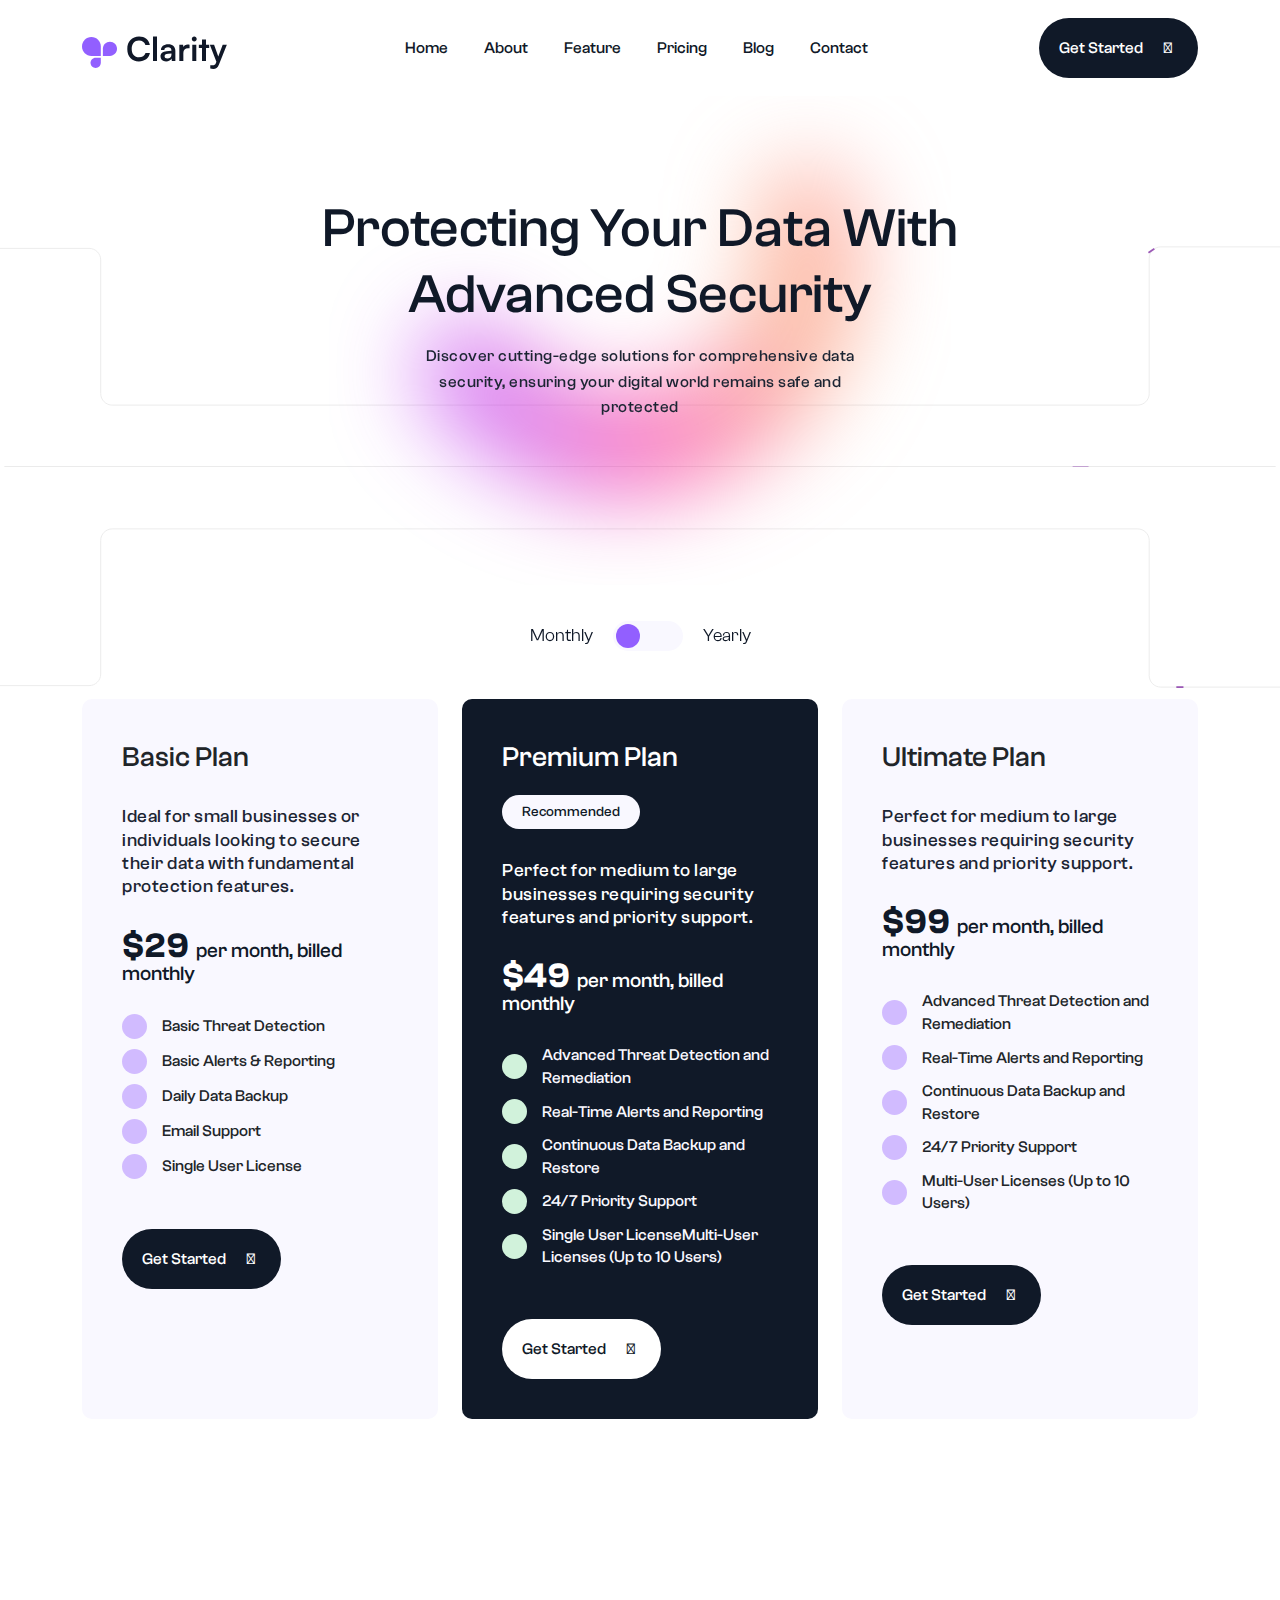
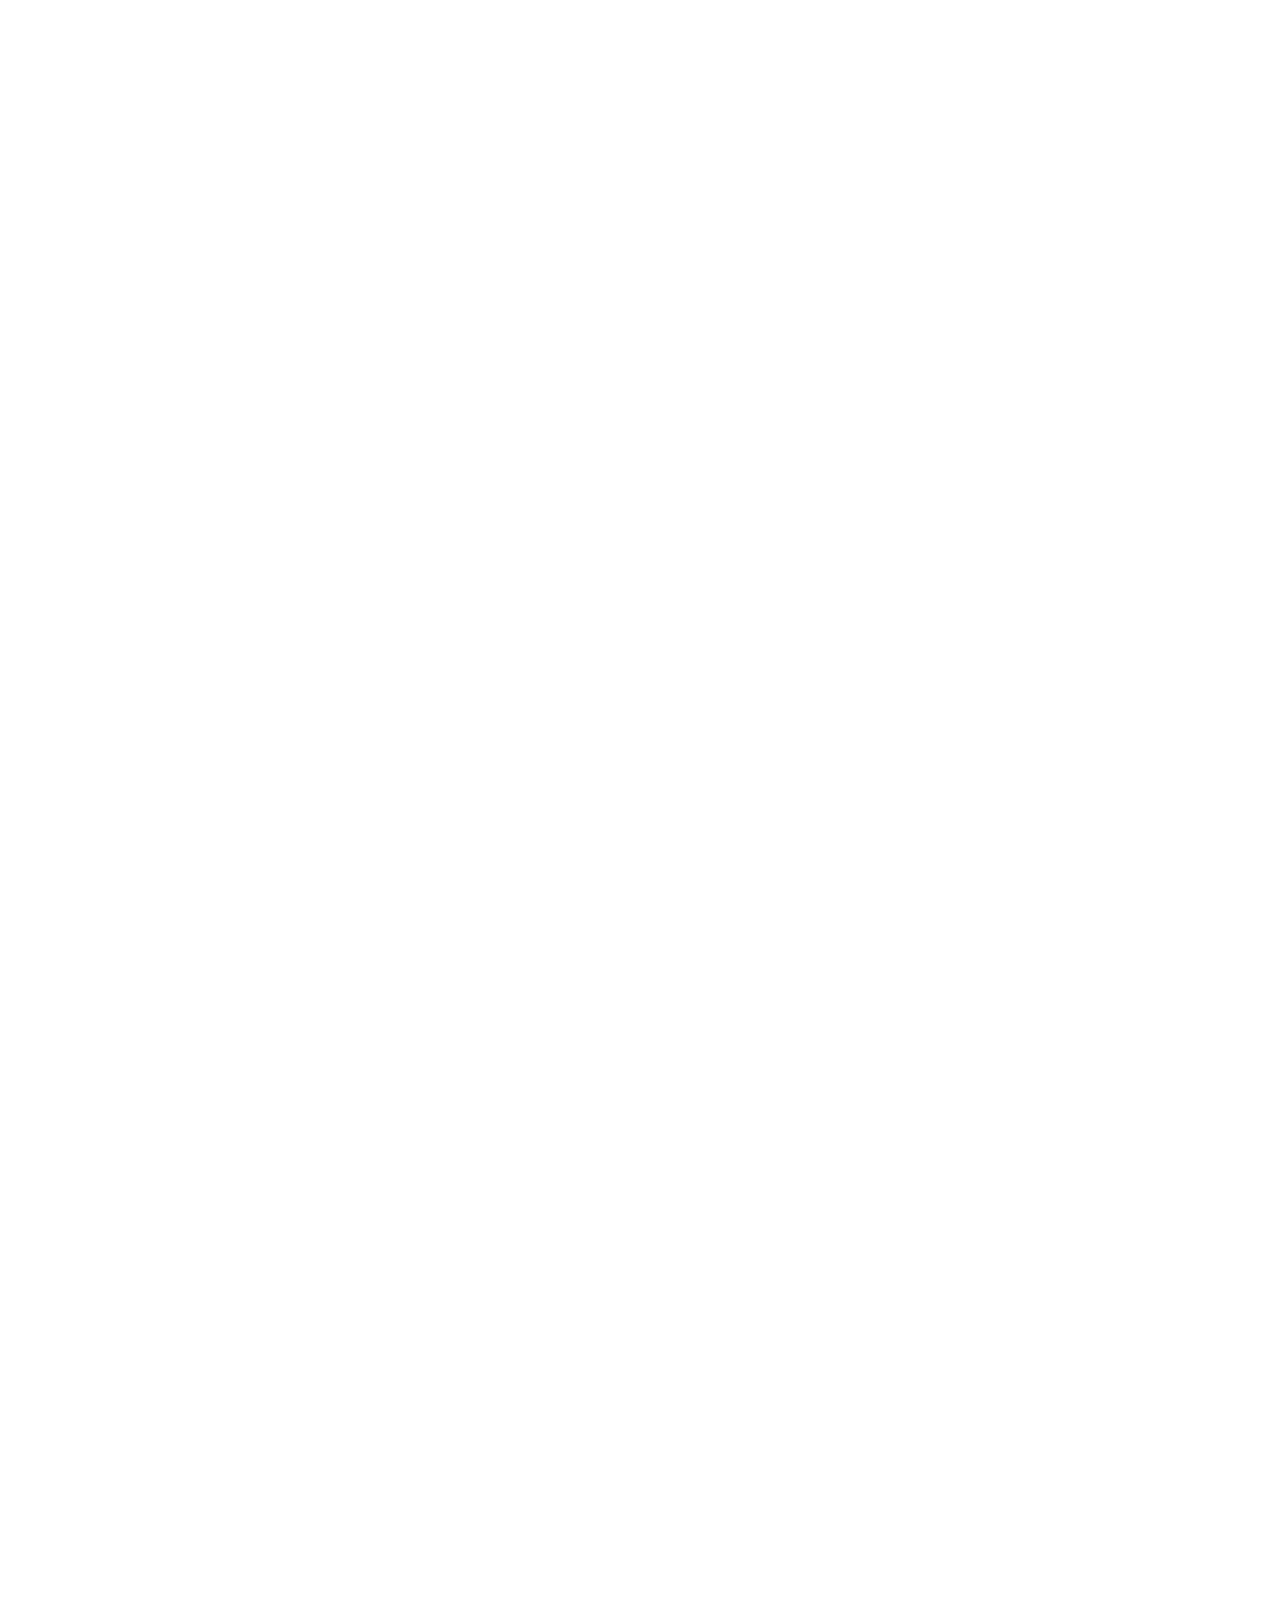
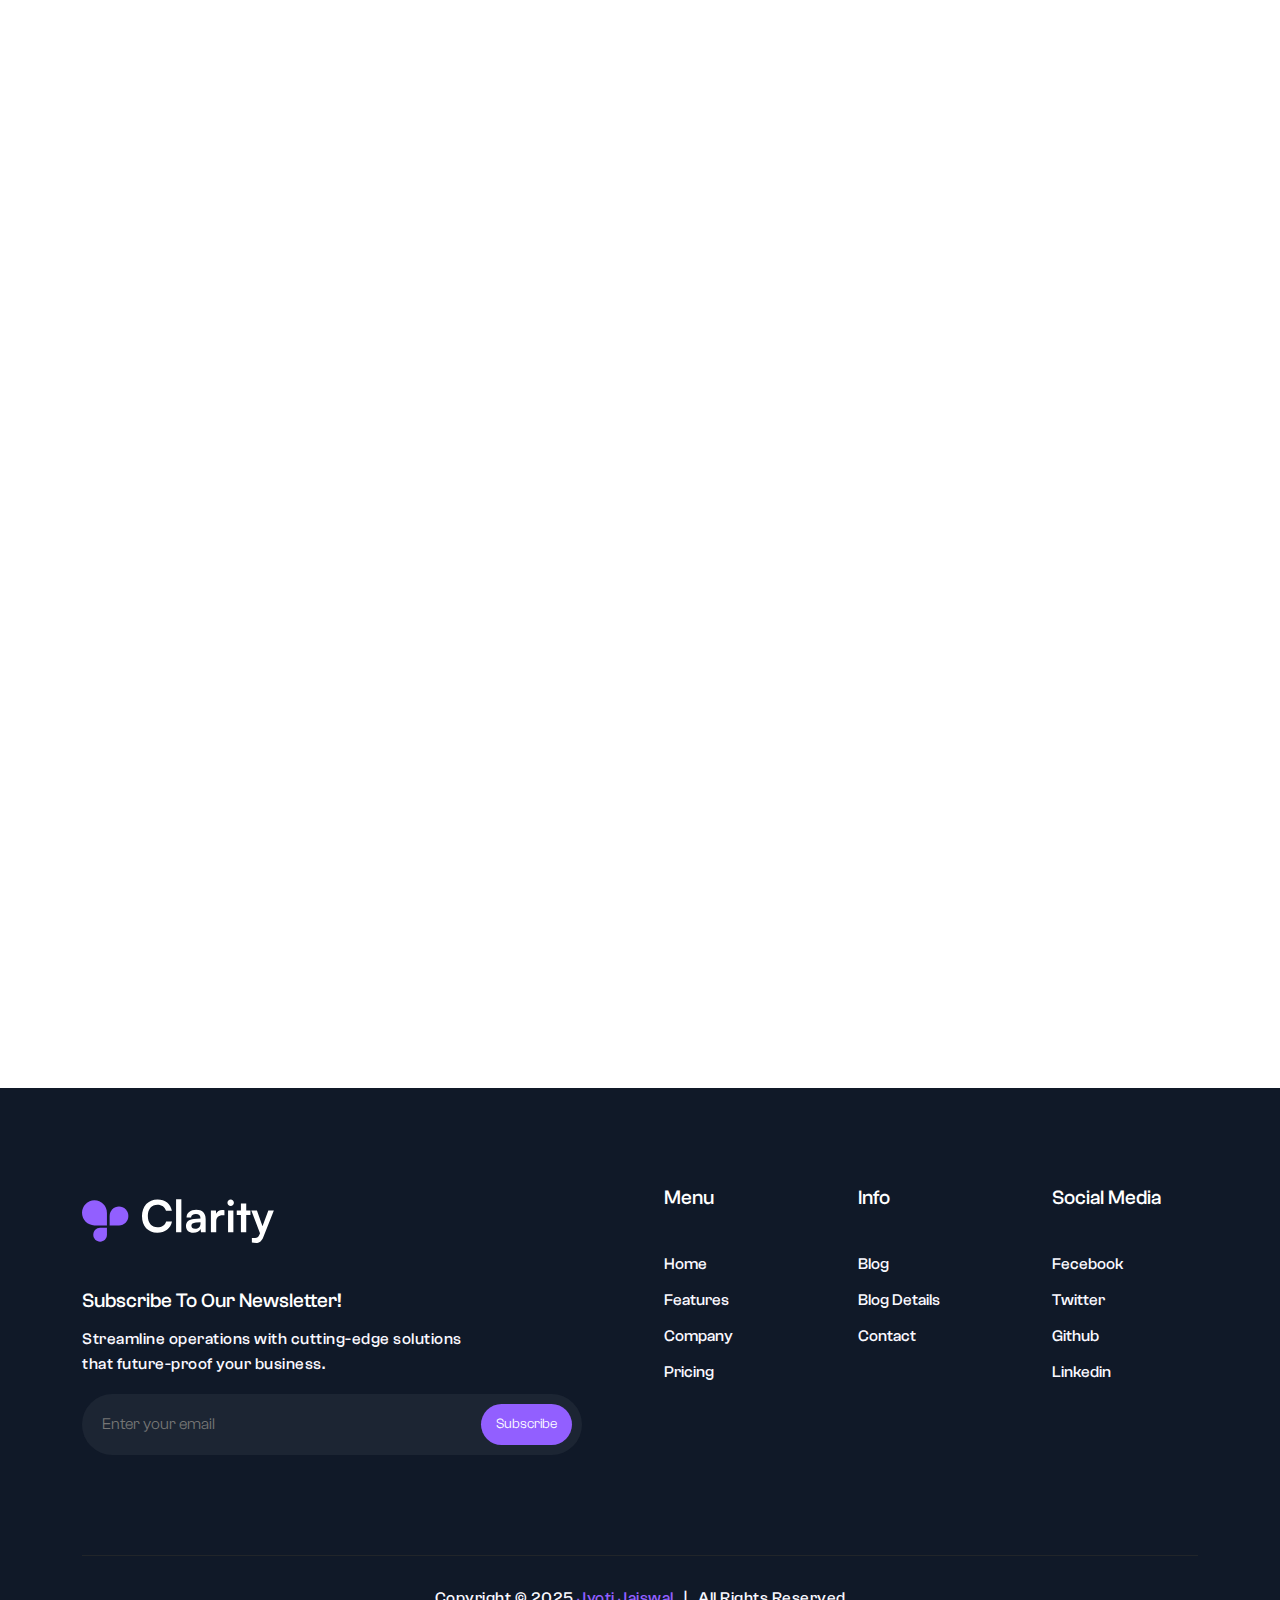
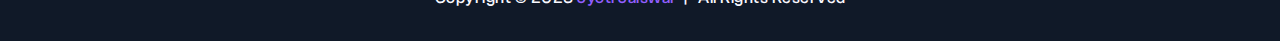
<file: pricing.html>
<!DOCTYPE html>
<html lang="en">
  <head>
    <meta charset="UTF-8" />
    <meta name="viewport" content="width=device-width, initial-scale=1.0" />
    <title>Pricing - Clarity</title>

    <!-- Links -->
    <link
      rel="stylesheet"
      href="https://pro.fontawesome.com/releases/v5.10.0/css/all.css"
    />
    <link href="https://unpkg.com/aos@2.3.1/dist/aos.css" rel="stylesheet" />
    <link rel="stylesheet" href="./assets/css/owl.carousel.min.css" />
    <link rel="stylesheet" href="./assets/css/owl.theme.default.min.css" />
    <link rel="stylesheet" href="./assets/css/owl.theme.green.min.css" />
    <link rel="stylesheet" href="./assets/css/bootstrap.min.css" />
    <link rel="stylesheet" href="./assets/css/style.css" />
  </head>
  <body>
    <!-- Header -->
    <header class="header" data-aos="fade-down">
      <nav class="navbar navbar-expand-lg">
        <div class="container">
          <a class="logo" href="./index.html">
            <img src="./assets/images/logo.svg" alt="Logo" class="logo-img" />
          </a>

          <button
            class="navbar-toggler"
            type="button"
            data-bs-toggle="collapse"
            data-bs-target="#mainNavbar"
            aria-controls="mainNavbar"
            aria-expanded="false"
            aria-label="Toggle navigation"
          >
            <i class="fal fa-bars"></i>
          </button>

          <div class="collapse navbar-collapse" id="mainNavbar">
            <ul class="navbar-nav mx-auto">
              <li class="nav-item">
                <a class="nav-link" href="./index.html">Home</a>
              </li>
              <li class="nav-item">
                <a class="nav-link" href="./about.html">About</a>
              </li>
              <li class="nav-item">
                <a class="nav-link" href="./features.html">Feature</a>
              </li>
              <li class="nav-item">
                <a class="nav-link" href="./pricing.html">Pricing</a>
              </li>
              <li class="nav-item">
                <a class="nav-link" href="./blog.html">Blog</a>
              </li>
              <li class="nav-item">
                <a class="nav-link" href="./contact.html">Contact</a>
              </li>
            </ul>

            <a href="./index.html" class="button">
              <span>Get Started</span>
              <div class="icon">
                <i class="fal fa-arrow-right"></i>
                <i class="fal fa-arrow-right"></i>
              </div>
            </a>
          </div>
        </div>
      </nav>
    </header>

    <!-- Hero Inner Section -->
    <section class="section hero-inner">
      <div class="container text-center">
        <div class="row justify-content-center">
          <div class="col-lg-7">
            <div class="text" data-aos="fade-up">
              <h1 class="h1 mb-3">
                Protecting Your Data with Advanced Security
              </h1>
              <p class="w-75 mx-auto">
                Discover cutting-edge solutions for comprehensive data security,
                ensuring your digital world remains safe and protected
              </p>
            </div>
          </div>
        </div>
      </div>

      <div class="pattern">
        <img src="./assets/images/patterns/line-01.svg" alt="" />
        <img src="./assets/images/patterns/line-02.svg" alt="" />
        <img src="./assets/images/patterns/line-03.svg" alt="" />
      </div>

      <div class="image-pattern">
        <img
          src="./assets/images/hero-background.svg"
          alt="Hero Image"
          class="image"
        />
      </div>
    </section>

    <!-- Pricing Section -->
    <section class="section pricing-section bg-transparent">
      <div class="container">
        <div class="toggle mb-5" id="price-toggle" data-aos="fade-up">
          <span>Monthly</span>
          <button></button>
          <span>Yearly</span>
        </div>

        <div class="row g-4">
          <div class="col-lg-4 col-md-6">
            <div class="card pricing-card" data-aos="fade-up">
              <div class="card-body">
                <h5>Basic Plan</h5>
                <p>
                  Ideal for small businesses or individuals looking to secure
                  their data with fundamental protection features.
                </p>
                <h6>
                  <b>
                    <span class="amount" data-monthly="29" data-yearly="129">
                      $29
                    </span></b
                  >
                  per month, billed monthly
                </h6>
                <ul>
                  <li>
                    <i class="far fa-check"></i>
                    <span> Basic Threat Detection </span>
                  </li>
                  <li>
                    <i class="far fa-check"></i>
                    <span> Basic Alerts & Reporting </span>
                  </li>
                  <li>
                    <i class="far fa-check"></i>
                    <span> Daily Data Backup </span>
                  </li>
                  <li>
                    <i class="far fa-check"></i>
                    <span> Email Support </span>
                  </li>
                  <li>
                    <i class="far fa-check"></i>
                    <span> Single User License </span>
                  </li>
                </ul>

                <a href="#" class="button">
                  <span>Get Started</span>
                  <div class="icon">
                    <i class="fal fa-arrow-right"></i>
                    <i class="fal fa-arrow-right"></i>
                  </div>
                </a>
              </div>
            </div>
          </div>
          <div class="col-lg-4 col-md-6">
            <div class="card pricing-card pricing-card-alt" data-aos="fade-up">
              <div class="card-body">
                <h5>
                  Premium Plan
                  <div class="badge">Recommended</div>
                </h5>
                <p>
                  Perfect for medium to large businesses requiring security
                  features and priority support.
                </p>
                <h6>
                  <b>
                    <span class="amount" data-monthly="49" data-yearly="149">
                      $49
                    </span>
                  </b>
                  per month, billed monthly
                </h6>
                <ul>
                  <li>
                    <i class="far fa-check"></i>
                    <span> Advanced Threat Detection and Remediation</span>
                  </li>
                  <li>
                    <i class="far fa-check"></i>
                    <span> Real-Time Alerts and Reporting</span>
                  </li>
                  <li>
                    <i class="far fa-check"></i>
                    <span> Continuous Data Backup and Restore</span>
                  </li>
                  <li>
                    <i class="far fa-check"></i>
                    <span> 24/7 Priority Support</span>
                  </li>
                  <li>
                    <i class="far fa-check"></i>
                    <span>
                      Single User LicenseMulti-User Licenses (Up to 10 Users)
                    </span>
                  </li>
                </ul>

                <a href="#" class="button button-alt">
                  <span>Get Started</span>
                  <div class="icon">
                    <i class="fal fa-arrow-right"></i>
                    <i class="fal fa-arrow-right"></i>
                  </div>
                </a>
              </div>
            </div>
          </div>
          <div class="col-lg-4 col-md-6">
            <div class="card pricing-card" data-aos="fade-up">
              <div class="card-body">
                <h5>Ultimate Plan</h5>
                <p>
                  Perfect for medium to large businesses requiring security
                  features and priority support.
                </p>
                <h6>
                  <b>
                    <span class="amount" data-monthly="99" data-yearly="199">
                      $99
                    </span>
                  </b>
                  per month, billed monthly
                </h6>
                <ul>
                  <li>
                    <i class="far fa-check"></i>
                    <span> Advanced Threat Detection and Remediation</span>
                  </li>
                  <li>
                    <i class="far fa-check"></i>
                    <span> Real-Time Alerts and Reporting</span>
                  </li>
                  <li>
                    <i class="far fa-check"></i>
                    <span> Continuous Data Backup and Restore</span>
                  </li>
                  <li>
                    <i class="far fa-check"></i>
                    <span> 24/7 Priority Support</span>
                  </li>
                  <li>
                    <i class="far fa-check"></i>
                    <span> Multi-User Licenses (Up to 10 Users)</span>
                  </li>
                </ul>

                <a href="#" class="button">
                  <span>Get Started</span>
                  <div class="icon">
                    <i class="fal fa-arrow-right"></i>
                    <i class="fal fa-arrow-right"></i>
                  </div>
                </a>
              </div>
            </div>
          </div>
        </div>
      </div>
    </section>

    <!-- Clients Section -->
    <section class="section clients-section py-5">
      <div class="container">
        <p class="heading text-center mb-5" data-aos="fade-up">
          Trusted by thousands of companies worldwide
        </p>

        <div class="slider" data-aos="fade-up">
          <div class="slides-track">
            <!-- First slide -->
            <div class="slide">
              <img src="./assets/images/logo1.svg" alt="" />
            </div>
            <div class="slide">
              <img src="./assets/images/logo2.svg" alt="" />
            </div>
            <div class="slide">
              <img src="./assets/images/logo3.svg" alt="" />
            </div>
            <div class="slide">
              <img src="./assets/images/logo4.svg" alt="" />
            </div>
            <div class="slide">
              <img src="./assets/images/logo5.svg" alt="" />
            </div>
            <div class="slide">
              <img src="./assets/images/logo6.svg" alt="" />
            </div>

            <!-- Second Slide clone items -->
            <div class="slide">
              <img src="./assets/images/logo1.svg" alt="" />
            </div>
            <div class="slide">
              <img src="./assets/images/logo2.svg" alt="" />
            </div>
            <div class="slide">
              <img src="./assets/images/logo3.svg" alt="" />
            </div>
            <div class="slide">
              <img src="./assets/images/logo4.svg" alt="" />
            </div>
            <div class="slide">
              <img src="./assets/images/logo5.svg" alt="" />
            </div>
            <div class="slide">
              <img src="./assets/images/logo6.svg" alt="" />
            </div>
          </div>
        </div>
      </div>
    </section>

    <!-- Testimonials Section -->
    <section class="section testimonial-section">
      <div class="container">
        <div class="text-center mb-5" data-aos="fade-up">
          <h6 class="badge-title">12000+ Happy Customers</h6>
          <h4 class="h1 my-3 w-50 mx-auto">Customer Reviews</h4>
          <p class="w-50 mx-auto">
            Your Trusted Partner in Data Protection with Cutting-Edge Solutions
            for Comprehensive Data Security.
          </p>
        </div>
      </div>

      <div
        class="owl-carousel owl-theme testimonial-carousel"
        data-aos="fade-up"
      >
        <div class="item">
          <div class="card testimonial-card">
            <div class="card-body">
              <h5>
                The granular access controls and detailed user activity tracking
                have given us unparalleled visibility.
              </h5>
              <p>
                The granular access controls and detailed user activity tracking
                have given us unparalleled visibility into our system's
                security. This platform has helped us maintain our data.
              </p>
              <div class="rating">
                <div class="stars">
                  <i class="fas fa-star"></i>
                  <i class="fas fa-star"></i>
                  <i class="fas fa-star"></i>
                  <i class="fas fa-star"></i>
                  <i class="fal fa-star"></i>
                </div>
                <span>3.5</span>
              </div>
              <div class="info">
                <div class="avatar">
                  <img src="./assets/images/testimonial/01.webp" alt="" />
                </div>
                <div class="text">
                  <h6>Marvin Brown</h6>
                  <b>IT Director at HealthCare</b>
                </div>
              </div>
            </div>
          </div>
        </div>

        <div class="item">
          <div class="card testimonial-card">
            <div class="card-body">
              <h5>
                Enhanced security features that make a real difference in data
                management.
              </h5>
              <p>
                The granular access controls and detailed user activity tracking
                have made a significant impact on our system’s security, helping
                us protect critical data and improve compliance.
              </p>
              <div class="rating">
                <div class="stars">
                  <i class="fas fa-star"></i>
                  <i class="fas fa-star"></i>
                  <i class="fas fa-star"></i>
                  <i class="fal fa-star"></i>
                  <i class="fal fa-star"></i>
                </div>
                <span>3.0</span>
              </div>
              <div class="info">
                <div class="avatar">
                  <img src="./assets/images/testimonial/02.webp" alt="" />
                </div>
                <div class="text">
                  <h6>Sarah Thompson</h6>
                  <b>Security Manager at FinTech Solutions</b>
                </div>
              </div>
            </div>
          </div>
        </div>

        <div class="item">
          <div class="card testimonial-card">
            <div class="card-body">
              <h5>
                Gives us peace of mind knowing our system is secure and
                compliant.
              </h5>
              <p>
                The detailed user activity tracking allows us to detect
                potential security issues before they become problems. The
                platform is indispensable for maintaining compliance standards.
              </p>
              <div class="rating">
                <div class="stars">
                  <i class="fas fa-star"></i>
                  <i class="fas fa-star"></i>
                  <i class="fas fa-star"></i>
                  <i class="fas fa-star"></i>
                  <i class="fas fa-star"></i>
                </div>
                <span>5.0</span>
              </div>
              <div class="info">
                <div class="avatar">
                  <img src="./assets/images/testimonial/03.webp" alt="" />
                </div>
                <div class="text">
                  <h6>James Parker</h6>
                  <b>Compliance Officer at TechCorp</b>
                </div>
              </div>
            </div>
          </div>
        </div>

        <div class="item">
          <div class="card testimonial-card">
            <div class="card-body">
              <h5>Simple interface with powerful security features.</h5>
              <p>
                We appreciate the intuitive interface that simplifies complex
                security features. The access controls and activity tracking are
                easy to configure and monitor.
              </p>
              <div class="rating">
                <div class="stars">
                  <i class="fas fa-star"></i>
                  <i class="fas fa-star"></i>
                  <i class="fas fa-star"></i>
                  <i class="fal fa-star"></i>
                  <i class="fal fa-star"></i>
                </div>
                <span>3.2</span>
              </div>
              <div class="info">
                <div class="avatar">
                  <img src="./assets/images/testimonial/04.webp" alt="" />
                </div>
                <div class="text">
                  <h6>Linda Greer</h6>
                  <b>Network Administrator at CloudTech</b>
                </div>
              </div>
            </div>
          </div>
        </div>

        <div class="item">
          <div class="card testimonial-card">
            <div class="card-body">
              <h5>Comprehensive audit trails that ensure full transparency.</h5>
              <p>
                The ability to review detailed user activity logs has been a
                game-changer for our audit processes. It gives us transparency
                and helps us track compliance more easily.
              </p>
              <div class="rating">
                <div class="stars">
                  <i class="fas fa-star"></i>
                  <i class="fas fa-star"></i>
                  <i class="fas fa-star"></i>
                  <i class="fas fa-star"></i>
                  <i class="fal fa-star"></i>
                </div>
                <span>4.2</span>
              </div>
              <div class="info">
                <div class="avatar">
                  <img src="./assets/images/testimonial/05.webp" alt="" />
                </div>
                <div class="text">
                  <h6>David King</h6>
                  <b>Audit Manager at BioMed Solutions</b>
                </div>
              </div>
            </div>
          </div>
        </div>
      </div>
    </section>

    <!-- FAQ Section -->
    <section class="section faq-section py-5">
      <div class="container">
        <div class="text-center mb-5" data-aos="fade-up">
          <h6 class="badge-title">FAQ</h6>
          <h4 class="h1 my-3">Frequently Asked Questions</h4>
          <p class="w-50 mx-auto">
            We help businesses streamline their processes, enhance productivity,
            and achieve their goals through our cutting-edge technologies and
            tailored services.
          </p>
        </div>

        <div class="row justify-content-center">
          <div class="col-lg-8">
            <div class="accordion" id="faqAccordion">
              <div class="accordion-item" data-aos="fade-up">
                <button
                  class="accordion-button"
                  type="button"
                  data-bs-toggle="collapse"
                  data-bs-target="#faqItem01"
                  aria-expanded="true"
                  aria-controls="faqItem01"
                >
                  What is two-factor authentication (2FA) and how does it
                  enhance security?
                </button>
                <div id="faqItem01" class="accordion-collapse collapse show">
                  <div class="accordion-body">
                    <p>
                      If you receive a suspicious email, do not click on any
                      links or download attachments. Verify the sender's email
                      address and look for signs of phishing, such as
                      misspellings or unusual requests. If in doubt, contact the
                      sender directly using a known, trusted method of
                      communication. Report the email to your IT department or
                      email provider.
                    </p>
                  </div>
                </div>
              </div>

              <div class="accordion-item" data-aos="fade-up">
                <button
                  class="accordion-button collapsed"
                  type="button"
                  data-bs-toggle="collapse"
                  data-bs-target="#faqItem02"
                  aria-expanded="false"
                  aria-controls="faqItem02"
                >
                  What should I do if I receive a suspicious email?
                </button>
                <div id="faqItem02" class="accordion-collapse collapse">
                  <div class="accordion-body">
                    <p>
                      Receiving a suspicious email? Don't click on links or
                      download attachments. Verify the sender's email address
                      and look for phishing signs, like misspellings or strange
                      requests. If uncertain, reach out to the sender directly
                      via a trusted method. Report it to your IT department or
                      email provider.
                    </p>
                  </div>
                </div>
              </div>

              <div class="accordion-item" data-aos="fade-up">
                <button
                  class="accordion-button collapsed"
                  type="button"
                  data-bs-toggle="collapse"
                  data-bs-target="#faqItem03"
                  aria-expanded="false"
                  aria-controls="faqItem03"
                >
                  What is encryption and how does it protect my data?
                </button>
                <div id="faqItem03" class="accordion-collapse collapse">
                  <div class="accordion-body">
                    <p>
                      When you get a suspicious email, don't click any links or
                      download attachments. Verify the sender's email address
                      and look for phishing signs, such as misspellings or
                      strange requests. If uncertain, contact the sender using a
                      reliable method. Report the email to your IT department or
                      email provider.
                    </p>
                  </div>
                </div>
              </div>

              <div class="accordion-item" data-aos="fade-up">
                <button
                  class="accordion-button collapsed"
                  type="button"
                  data-bs-toggle="collapse"
                  data-bs-target="#faqItem04"
                  aria-expanded="false"
                  aria-controls="faqItem04"
                >
                  How can I ensure my mobile devices are secure?
                </button>
                <div id="faqItem04" class="accordion-collapse collapse">
                  <div class="accordion-body">
                    <p>
                      If you receive a suspicious email, do not click on any
                      links or download attachments. Verify the sender's email
                      address and look for signs of phishing, such as
                      misspellings or unusual requests. If in doubt, contact the
                      sender directly using a known, trusted method of
                      communication. Report the email to your IT department or
                      email provider.
                    </p>
                  </div>
                </div>
              </div>

              <div class="accordion-item" data-aos="fade-up">
                <button
                  class="accordion-button collapsed"
                  type="button"
                  data-bs-toggle="collapse"
                  data-bs-target="#faqItem05"
                  aria-expanded="false"
                  aria-controls="faqItem05"
                >
                  What are the common signs of a data breach?
                </button>
                <div id="faqItem05" class="accordion-collapse collapse">
                  <div class="accordion-body">
                    <p>
                      Received a suspicious email? Refrain from clicking any
                      links or downloading attachments. Verify the sender's
                      email and check for phishing signs, like misspellings or
                      odd requests. If unsure, contact the sender via a trusted
                      method. Report the email to your IT department or email
                      provider.
                    </p>
                  </div>
                </div>
              </div>

              <div class="accordion-item" data-aos="fade-up">
                <button
                  class="accordion-button collapsed"
                  type="button"
                  data-bs-toggle="collapse"
                  data-bs-target="#faqItem06"
                  aria-expanded="false"
                  aria-controls="faqItem06"
                >
                  How can I create a strong password?
                </button>
                <div id="faqItem06" class="accordion-collapse collapse">
                  <div class="accordion-body">
                    <p>
                      If a suspicious email arrives, do not click on links or
                      download attachments. Verify the sender's email address
                      and look for phishing signs, such as typos or unusual
                      requests. If unsure, contact the sender directly using a
                      trusted method. Report the email to your IT department or
                      email provider.
                    </p>
                  </div>
                </div>
              </div>
            </div>
          </div>
        </div>
      </div>
    </section>

    <!-- Call To Action -->
    <section class="section cta-section">
      <div class="container">
        <div class="card" data-aos="fade-up">
          <div class="pattern">
            <img src="./assets/images/patterns/pattern.svg" alt="" />
            <img src="./assets/images/patterns/cta-section.svg" alt="" />
          </div>
          <div class="card-body text-center">
            <h4 class="h1 w-75 mb-3 mx-auto">
              Secure Your Data with clarity Protection Solution
            </h4>
            <p class="w-50 mx-auto mb-5">
              Allows you to set thresholds for security parameters and receive
              real-time alerts when these thresholds are breached.
            </p>

            <a href="#" class="button">
              <span>Get Started</span>
              <div class="icon">
                <i class="fal fa-arrow-right"></i>
                <i class="fal fa-arrow-right"></i>
              </div>
            </a>
          </div>
        </div>
      </div>
    </section>

    <!-- Footer -->
    <footer class="footer">
      <div class="container">
        <div class="row g-5">
          <div class="col-lg-6">
            <a href="./index.html" class="logo">
              <img src="./assets/images/logo-footer.svg" alt="" />
            </a>
            <h5 class="mt-5 mb-3">Subscribe to Our Newsletter!</h5>
            <p class="text-light-alt w-75 mb-3">
              Streamline operations with cutting-edge solutions that
              future-proof your business.
            </p>
            <form>
              <input type="text" placeholder="Enter your email" />
              <button>Subscribe</button>
            </form>
          </div>
          <div class="col-lg-2 col-md-4 col-6">
            <h5 class="mb-lg-5 mb-3">Menu</h5>
            <ul>
              <li><a href="./index.html">Home</a></li>
              <li><a href="./features.html">Features</a></li>
              <li><a href="./about.html">Company</a></li>
              <li><a href="./pricing.html">Pricing</a></li>
            </ul>
          </div>
          <div class="col-lg-2 col-md-4 col-6">
            <h5 class="mb-lg-5 mb-3">Info</h5>
            <ul>
              <li><a href="./blog.html">Blog</a></li>
              <li><a href="./blog-detail.html">Blog Details</a></li>
              <li><a href="./contact.html">Contact</a></li>
            </ul>
          </div>
          <div class="col-lg-2 col-md-4 col-6">
            <h5 class="mb-lg-5 mb-3">Social Media</h5>
            <ul>
              <li>
                <a href="#" target="_blank">Fecebook</a>
              </li>
              <li>
                <a href="#" target="_blank">Twitter</a>
              </li>
              <li>
                <a href="#" target="_blank">Github</a>
              </li>
              <li>
                <a href="#" target="_blank">Linkedin</a>
              </li>
            </ul>
          </div>
        </div>

        <hr />

        <p class="text-center text-light-alt">
          Copyright © 2025
          <a
            href="https://jyotijaiswal-04.github.io/portfolio-practice/"
            target="_blank"
            class="text-primary fw-medium"
          >
            Jyoti Jaiswal
          </a>
          &nbsp; | &nbsp; All Rights Reserved
        </p>
      </div>
    </footer>

    <!-- Scripts -->
    <script src="https://code.jquery.com/jquery-3.7.1.min.js"></script>
    <script src="https://unpkg.com/aos@2.3.1/dist/aos.js"></script>
    <script src="./assets/js/owl.carousel.min.js"></script>
    <script src="./assets/js/bootstrap.bundle.min.js"></script>
    <script src="./assets/js/app.js"></script>
    <script>
      testimonialCarousel(".testimonial-carousel");
      togglePricing();
    </script>
  </body>
</html>
</file>
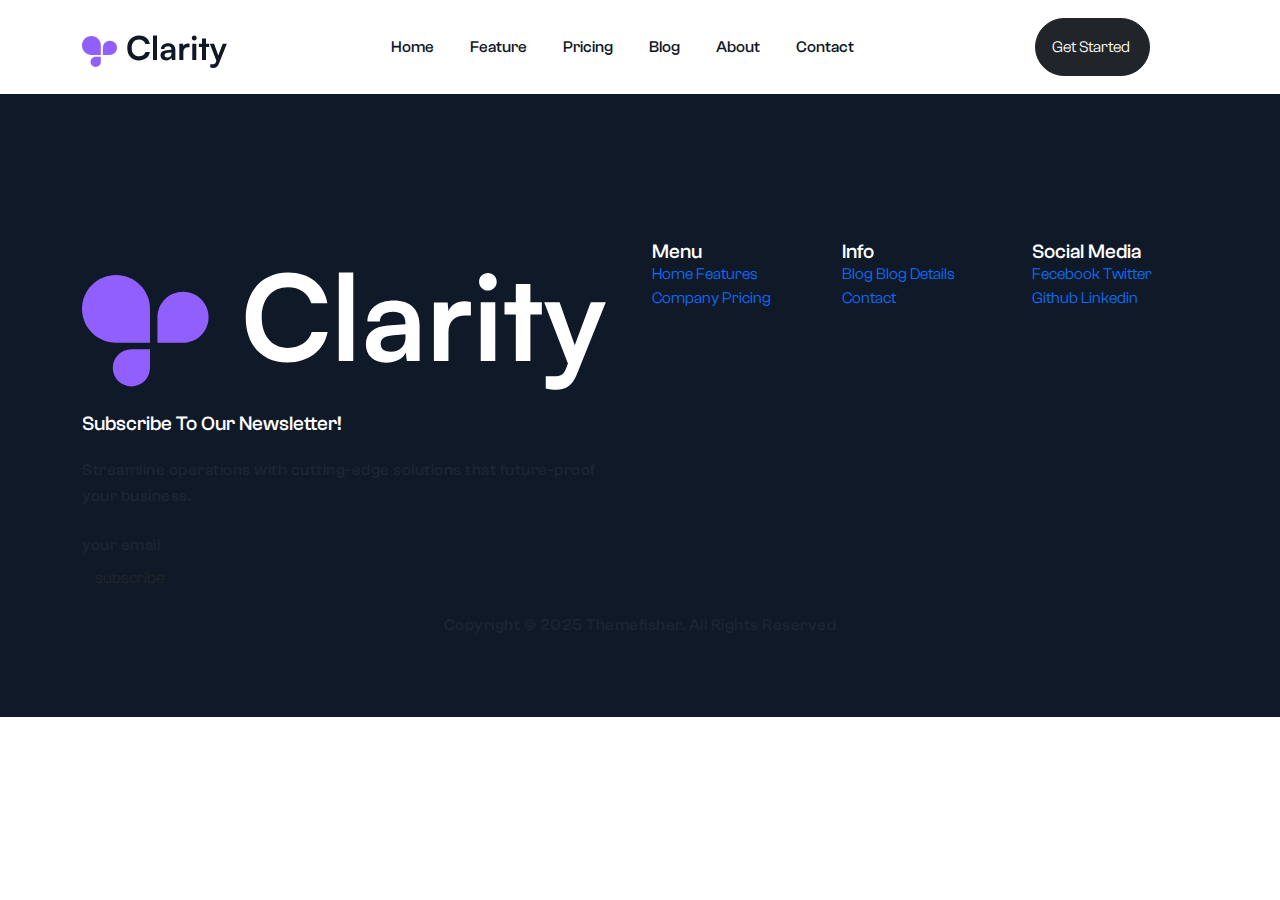
<file: assets/about.html>
<!DOCTYPE html>
<html lang="en">
  <head>
    <meta charset="UTF-8" />
    <meta name="viewport" content="width=device-width, initial-scale=1.0" />
    <title>Document</title>
    <link
      rel="stylesheet"
      href="https://pro.fontawesome.com/releases/v5.10.0/css/all.css"
    />
    <link rel="stylesheet" href="./css/bootstrap.min.css" />
    <link rel="stylesheet" href="./css/style.css" />
  </head>
  <body>
    <header class="header">
      <nav class="navbar navbar-expand-lg">
        <div class="container">
          <a class="logo" href="">
            <img src="./images/logo.svg" alt="Logo" class="logo-img" />
          </a>

          <button
            class="navbar-toggler"
            type="button"
            data-bs-toggle="collapse"
            data-bs-target="#navbarSupportedContent"
            aria-controls="navbarSupportedContent"
            aria-expanded="false"
            aria-label="Toggle navigation"
          >
            <i class="fas fa-bars text-light"></i>
          </button>
          <div class="collapse navbar-collapse" id="navbarSupportedContent">
            <ul class="navbar-nav mx-auto text-center">
              <li class="nav-item">
                <a class="nav-link active" aria-current="page" href="index.html"
                  >Home</a
                >
              </li>
              <li class="nav-item">
                <a class="nav-link" href="about.html">Feature</a>
              </li>
              <li class="nav-item">
                <a class="nav-link" href="project.html">Pricing</a>
              </li>
              <li class="nav-item">
                <a class="nav-link" href="project.html">Blog</a>
              </li>
              <li class="nav-item">
                <a class="nav-link" href="project.html">About</a>
              </li>
              <li class="nav-item">
                <a class="nav-link" href="contact.html">Contact</a>
              </li>
            </ul>
          </div>
          <button class="btn btn-dark rounded-pill btn-get p-3 ms-4 me-5">
            Get Started
            <i class="fal fa-arrow-alt-right icon"></i>
          </button>
        </div>
      </nav>
    </header>

    <footer class="footer section">
      <div class="container">
        <div class="row">
          <div class="col-md-6">
            <div class="logo-footer mt-5">
              <img src="./images/logo-footer.svg" alt="img" />
              <h5 class="mt-4">Subscribe to Our Newsletter!</h5>
              <p class="mt-4">
                Streamline operations with cutting-edge solutions that
                future-proof your business.
              </p>
              <div class="button-input mt-4">
                <p>your email</p>
                <button type="button" class="btn subscribe rounded-pill">
                  subscribe
                </button>
              </div>
            </div>
          </div>
          <div class="col-md-2">
            <div class="link mt-5">
              <h5>Menu</h5>
              <a href="#">Home</a>
              <a href="#">Features</a>
              <a href="#">Company</a>
              <a href="#">Pricing</a>
            </div>
          </div>
          <div class="col-md-2">
            <div class="link mt-5">
              <h5>Info</h5>

              <a href="#">Blog</a>
              <a href="#">Blog Details</a>
              <a href="#">Contact</a>
            </div>
          </div>
          <div class="col-md-2">
            <div class="link mt-5 mb-5">
              <h5>Social Media</h5>
              <a href="#">Fecebook</a>
              <a href="#">Twitter</a>
              <a href="#">Github</a>
              <a href="#">Linkedin</a>
            </div>
          </div>
        </div>
      </div>
      <div class="copyright text-center mt-3 mb-5">
        <p>Copyright © 2025 Themefisher. All Rights Reserved</p>
      </div>
    </footer>
  </body>
</html>
</file>
<file: assets/css/style.css>
@import url(./variable.css);

/* Header */
.header {
  padding: 10px 0;
  position: relative;
  z-index: 9;
  background: var(--light);
}
.header .navbar-toggler {
  border: 0;
  outline: 0;
  box-shadow: none;
  background: var(--dark);
  color: var(--light);
}
.header .navbar-nav {
  gap: 20px;
}
.header .navbar-nav .nav-link {
  font-size: 16px;
  font-weight: 500;
  color: var(--dark);
  transition: 0.5s ease all;
}
.header .navbar-nav .nav-link:hover {
  color: var(--primary);
}

/* Hero Section */
.hero .text {
  position: relative;
  z-index: 2;
  width: 100%;
  max-width: 700px;
  margin: auto;
  text-align: center;
}
.hero .image {
  position: absolute;
  z-index: 1;
  bottom: -100px;
  left: 50%;
  transform: translateX(-50%);
  width: 100%;
  max-width: 700px;
}

/* Poster Section */
.poster-section .pattern {
  position: absolute;
  z-index: 1;
  top: 50px;
  left: 0;
  width: 100%;
  height: 100%;
}
.poster-section .container {
  position: relative;
  z-index: 2;
}

/* footer */
.footer {
  position: relative;
  background: var(--dark);
  padding: 100px 0 30px;
}
.footer hr {
  margin: 100px 0 30px;
  opacity: 1;
  height: 1px;
  display: block;
  background: var(--dark-alt);
}
.footer .logo {
  width: 100%;
  max-width: 200px;
  display: inline-block;
}
.footer form {
  display: flex;
  align-items: center;
  justify-content: space-between;
  gap: 15px;
  width: 100%;
  max-width: 500px;
  background: var(--dark-alt);
  border-radius: 50px;
  padding: 10px;
}
.footer form input {
  width: 100%;
  background: transparent;
  color: var(--light);
  border: 0;
  outline: 0;
  padding: 0 10px;
}
.footer form button {
  padding: 10px 15px;
  background: var(--primary);
  border: 0;
  outline: 0;
  border-radius: 50px;
  font-size: 14px;
  font-weight: 400;
  color: var(--light);
}
.footer h5 {
  font-size: 20px;
  font-weight: 500;
  color: var(--light);
  text-transform: capitalize;
}
.footer ul li {
  margin-bottom: 20px;
}
.footer ul li:last-of-type {
  margin-bottom: 0;
}
.footer ul li a {
  font-size: 16px;
  font-weight: 500;
  color: var(--light-alt);
  transition: 0.5s ease all;
}
.footer ul li a:hover {
  color: var(--primary);
}

/* Clients Section */
.clients-section .slider {
  --totalSlides: 6; /* half slides (if 12 then this will be 6) */
  --slideWidth: 250px;
  --slideHeight: 100px;
  --animationSpeed: calc(5s * var(--totalSlides));

  position: relative;
  height: var(--slideHeight);
  margin: auto;
  overflow: hidden;
  position: relative;
  width: 100%;
}
.clients-section .slider::before {
  content: "";
  position: absolute;
  top: 0;
  left: 0;
  height: 100%;
  width: 150px;
  background: linear-gradient(to right, var(--light), transparent);
  z-index: 2;
}
.clients-section .slider::after {
  content: "";
  position: absolute;
  top: 0;
  right: 0;
  height: 100%;
  width: 150px;
  background: linear-gradient(to left, var(--light), transparent);
  z-index: 2;
}
.clients-section .slider .slides-track {
  animation: scroll var(--animationSpeed) linear infinite;
  display: flex;
  gap: 70px;
  width: calc(var(--slideWidth) * var(--totalSlides) * 2);
  position: relative;
  z-index: 1;
}
.clients-section .slider .slide {
  height: 100px;
  width: var(--slideWidth);
  overflow: hidden;
}
.clients-section .slider .slide img {
  height: 100%;
  width: auto;
  max-width: 100%;
  object-fit: contain;
}

/* Services Section */
.services-section .services-card {
  position: relative;
  border-radius: 20px;
  height: 100%;
  overflow: hidden;
  border: 1px solid var(--border);
}
.services-section .services-card::after {
  content: "";
  position: absolute;
  top: 100%;
  left: 100%;
  width: 600px;
  height: 600px;
  background: radial-gradient(var(--primary), var(--light));
  border-radius: 100%;
  opacity: 0;
  transition: 0.5s ease all;
  pointer-events: none;
}
.services-section .services-card:hover::after {
  opacity: 0.1;
  top: 20%;
  left: 20%;
}
.services-section .services-card .card-body {
  padding: 50px;
  text-align: center;
}
.services-section .services-card .text h5 {
  font-size: 25px;
  color: var(--dark);
}
.services-section .services-card .text p {
  margin-top: 15px;
}
.services-section .services-card .icon {
  width: 60px;
  height: 60px;
  border-radius: 100%;
  overflow: hidden;
  background: var(--card-shade);
  margin: auto;
  margin-bottom: 30px;
  position: relative;
}
.services-section .services-card .icon img {
  width: 30px;
  height: 30px;
  position: absolute;
  left: 50%;
  transition: 0.5s ease all;
}
.services-section .services-card .icon img:nth-child(1) {
  top: 50%;
  transform: translate(-50%, -50%);
}
.services-section .services-card .icon img:nth-child(2) {
  top: 50%;
  transform: translate(-50%, 200%);
}
.services-section .services-card:hover .icon img:nth-child(1) {
  top: 50%;
  transform: translate(-50%, -200%);
}
.services-section .services-card:hover .icon img:nth-child(2) {
  top: 50%;
  transform: translate(-50%, -50%);
}

/* Features Section */
.features-section .feature-card {
  position: relative;
  border: 0;
  border-radius: 20px;
  background: var(--card-shade);
  height: 100%;
}
.features-section .feature-card .card-body {
  padding: 20px;
}
.features-section .feature-card .image {
  overflow: hidden;
  border-radius: 15px;
}
.features-section .feature-card .text {
  margin-top: 15px;
}
.features-section .feature-card .badge {
  padding: 7px 10px;
  background: var(--dark);
  border-radius: 50px;
  font-size: 14px;
  font-weight: 500;
  margin-bottom: 15px;
}
.features-section .feature-card h5,
.features-section h5 {
  font-size: 30px;
  font-weight: 500;
  color: var(--dark);
  line-height: 130%;
}
.features-section .feature-card p {
  margin-top: 15px;
  overflow: hidden;
  text-overflow: ellipsis;
  display: -webkit-box;
  -webkit-line-clamp: 2;
  -webkit-box-orient: vertical;
}
.features-section .feature-image {
  position: relative;
}
.features-section .feature-image::after {
  content: "";
  position: absolute;
  width: 70%;
  height: 50%;
  background: #f3f3f4;
  border-radius: 20px;
}
.features-section .feature-image.pattern-top {
  padding-top: 50px;
}
.features-section .feature-image.pattern-top::after {
  top: 0;
  left: 0;
}
.features-section .feature-image.pattern-bottom {
  padding-bottom: 50px;
}
.features-section .feature-image.pattern-bottom::after {
  bottom: 0;
  right: 0;
}
.features-section .feature-image img {
  display: block;
  width: 70%;
  border-radius: 20px;
  box-shadow: 0 5px 20px 0 #0001;
  margin: auto;
  position: relative;
  z-index: 1;
}
.features-section .round-icon {
  width: 70px;
  height: 70px;
  border: 1px solid var(--primary);
  border-radius: 50px;
  display: flex;
  align-items: center;
  justify-content: center;
  overflow: hidden;
}
.features-section .round-icon img {
  width: 40px;
  height: 40px;
}
.features-section h6 {
  font-size: 23px;
  font-weight: 500;
  margin: 20px 0 10px;
}
.features-section .list {
  font-size: 16px;
  font-weight: 500;
  color: var(--dark-alt);
  display: flex;
  align-items: center;
  justify-content: flex-start;
  gap: 20px;
}
.features-section .list i {
  width: 30px;
  height: 30px;
  border-radius: 50px;
  font-size: 16px;
  background: #d1f2db;
  color: #12b76a;
  display: flex;
  align-items: center;
  justify-content: center;
}

/* Call To Action Section */
.cta-section .card {
  border: 0;
  border-radius: 20px;
  overflow: hidden;
  position: relative;
  padding: 70px;
}
.cta-section .card .pattern {
  position: absolute;
  top: 0;
  left: 0;
  width: 100%;
  height: 100%;
}
.cta-section .card .pattern img {
  width: 100%;
  height: 100%;
  object-fit: cover;
  object-position: center;
  position: absolute;
  top: 0;
  left: 0;
}
.cta-section .card .pattern img:nth-child(1) {
  opacity: 0.3;
}

/* Testimonials Section */
.testimonial-section .testimonial-card {
  height: 100%;
  min-height: 450px;
  border: 0;
  border-radius: 20px;
  overflow: hidden;
  background: var(--light-alt);
}
.testimonial-section .testimonial-card .card-body {
  padding: 30px 20px;
}
.testimonial-section .testimonial-card h5 {
  font-size: 20px;
  font-weight: 500;
  line-height: 130%;
  margin-bottom: 30px;
}
.testimonial-section .testimonial-card .rating {
  margin-top: 30px;
  display: flex;
  align-items: center;
  justify-content: flex-start;
  gap: 30px;
}
.testimonial-section .testimonial-card .rating .stars {
  display: flex;
  align-items: center;
  justify-content: flex-start;
  gap: 3px;
}
.testimonial-section .testimonial-card .rating .stars i {
  font-size: 16px;
  color: #ff7a28;
}
.testimonial-section .testimonial-card .rating span {
  font-size: 18px;
  font-weight: 600;
  color: var(--dark);
}
.testimonial-section .testimonial-card .info {
  display: flex;
  align-items: center;
  justify-content: flex-start;
  gap: 20px;
  margin-top: 30px;
  position: relative;
}
.testimonial-section .testimonial-card .info .avatar {
  width: 60px;
  height: 60px;
  border-radius: 50px;
  overflow: hidden;
}
.testimonial-section .testimonial-card .info .avatar img {
  width: 100%;
  height: 100%;
}
.testimonial-section .testimonial-card .info .text {
  width: 80%;
}
.testimonial-section .testimonial-card .info .text h6 {
  font-size: 20px;
  font-weight: 500;
  color: var(--dark);
}
.testimonial-section .testimonial-card .info .text b {
  display: block;
  font-size: 16px;
  font-weight: 500;
  color: var(--dark-alt);
  margin-top: 5px;
  line-height: 120%;
}
.testimonial-section .testimonial-card .info::after {
  content: "\f10e";
  font-family: "Font Awesome 5 Pro";
  font-size: 20px;
  font-weight: 600;
  position: absolute;
  top: 0;
  right: 0;
  color: var(--dark);
}

/* Pricing Section */
.pricing-section .toggle {
  position: relative;
  display: flex;
  align-items: center;
  justify-content: center;
  gap: 20px;
}
.pricing-section .toggle span {
  font-size: 18px;
  font-weight: 400;
  color: var(--dark);
  cursor: pointer;
}
.pricing-section .toggle button {
  position: relative;
  width: 70px;
  height: 30px;
  border-radius: 50px;
  background: var(--light-alt);
  border: 0;
  outline: 0;
}
.pricing-section .toggle button::after {
  content: "";
  position: absolute;
  width: 24px;
  height: 24px;
  top: 3px;
  left: 3px;
  border-radius: 50px;
  background: var(--primary);
  transition: 0.5s ease all;
}
.pricing-section .toggle.active button::after {
  left: calc(100% - 25px - 3px);
}
.pricing-section .pricing-card {
  background: var(--light-alt);
  border: 0;
  outline: 0;
  border-radius: 10px;
  height: 100%;
}
.pricing-section .pricing-card.pricing-card-alt {
  background: var(--dark);
}
.pricing-section .pricing-card .card-body {
  padding: 40px;
}
.pricing-section .pricing-card h5 {
  font-size: 28px;
  font-weight: 500;
  line-height: 130%;
  margin-bottom: 20px;
  display: flex;
  align-items: center;
  justify-content: space-between;
  flex-wrap: wrap;
  gap: 20px;
  margin-bottom: 30px;
}
.pricing-section .pricing-card h5 .badge {
  background: var(--light-alt);
  color: var(--dark);
  border-radius: 50px;
  padding: 10px 20px;
  font-size: 14px;
  font-weight: 500;
}
.pricing-section .pricing-card p {
  font-size: 18px;
  line-height: 130%;
  margin-bottom: 30px;
}
.pricing-section .pricing-card h6 {
  font-size: 20px;
  font-weight: 500;
  color: var(--dark);
  margin-bottom: 30px;
}
.pricing-section .pricing-card h6 span {
  font-size: 35px;
  font-weight: 600;
  color: var(--dark);
  margin-bottom: 5px;
}
.pricing-section .pricing-card ul {
  margin-bottom: 50px;
}
.pricing-section .pricing-card ul li {
  margin-bottom: 10px;
  display: flex;
  align-items: center;
  justify-content: flex-start;
  gap: 15px;
  font-size: 16px;
  font-weight: 500;
  line-height: 130%;
}
.pricing-section .pricing-card ul li:last-child {
  margin-bottom: 0;
}
.pricing-section .pricing-card ul li i {
  width: 25px;
  height: 25px;
  background: #d1bbff;
  color: var(--primary);
  display: flex;
  align-items: center;
  justify-content: center;
  border-radius: 50px;
}
.pricing-section .pricing-card ul li span {
  width: calc(100% - 45px);
  line-height: 140%;
  display: inline-block;
}
.pricing-section .pricing-card.pricing-card-alt h5,
.pricing-section .pricing-card.pricing-card-alt p,
.pricing-section .pricing-card.pricing-card-alt h6,
.pricing-section .pricing-card.pricing-card-alt h6 span {
  color: var(--light);
}
.pricing-section .pricing-card.pricing-card-alt ul li span {
  color: var(--light-alt);
}
.pricing-section .pricing-card.pricing-card-alt ul li i {
  background: #d1f2db;
  color: var(--primary);
}

/* Hero Inner Section */
.hero-inner {
  position: relative;
  overflow: visible;
}
.hero-inner .container {
  position: relative;
  z-index: 3;
  overflow: visible;
}
.hero-inner .image-pattern {
  position: absolute;
  top: 0;
  left: 50%;
  transform: translateX(-50%);
  width: 50%;
  z-index: 1;
}
.hero-inner .pattern {
  display: flex;
  flex-direction: column;
  gap: 60px;
  position: absolute;
  top: 150px;
  left: 0;
  width: 100%;
}
.hero-inner .info {
  display: flex;
  align-items: center;
  justify-content: center;
  gap: 50px;
  flex-wrap: wrap;
  margin-top: 30px;
}
.hero-inner .info .author {
  display: flex;
  align-items: center;
  justify-content: center;
  gap: 20px;
}
.hero-inner .info .author img {
  width: 40px;
  height: 40px;
  border-radius: 40px;
}
.hero-inner .info .author span {
  font-size: 20px;
  font-weight: 500;
  color: var(--dark);
}
.hero-inner .info .date {
  display: flex;
  align-items: center;
  justify-content: center;
  gap: 10px;
}
.hero-inner .info .date i,
.hero-inner .info .date span {
  font-size: 16px;
  font-weight: 500;
  color: var(--dark);
}

/* Blog Card */
.blog-card {
  margin-top: 50px;
  border-radius: 30px;
  border: 1px solid var(--border);
}
.blog-card .card-body {
  padding: 30px;
}
.blog-card .text b {
  font-size: 16px;
  font-weight: 500;
  display: inline-block;
  margin-bottom: 20px;
}
.blog-card .text h5 {
  font-size: 35px;
  font-weight: 500;
  color: var(--dark);
  line-height: 130%;
  margin-bottom: 10px;
}
.blog-card .image {
  overflow: hidden;
  position: relative;
  overflow: hidden;
  border-radius: 20px;
}
.blog-card .image img {
  transition: 0.5s ease all;
}
.blog-card:hover .image img {
  scale: 1.1;
}
.blog-card .image .badge {
  position: absolute;
  top: 20px;
  left: 20px;
  background: var(--light);
  color: var(--dark);
  padding: 10px 20px;
  border-radius: 50px;
  z-index: 1;
  font-size: 14px;
  font-weight: 500;
}

/* Blog Pagination */
.blog-pagination {
  display: flex;
  align-items: center;
  justify-content: center;
  gap: 7px;
  margin-top: 50px;
  border-radius: 0;
}
.blog-pagination li a {
  padding: 10px 15px;
  background: var(--light);
  color: var(--dark);
  border-radius: 5px;
  font-size: 16px;
  font-weight: 500;
  transition: 0.5s ease all;
}
.blog-pagination li a.active {
  background: var(--primary);
  color: var(--light);
}
.blog-pagination li a:hover {
  background: var(--light-alt);
}

/* FAQ Section */
.faq-section .accordion-item {
  position: relative;
  background: var(--light-alt);
  border: 0;
  margin-bottom: 10px;
  border-radius: 5px;
  overflow: hidden;
}
.faq-section .accordion-item:last-child {
  margin-bottom: 0;
}
.faq-section .accordion-item .accordion-button {
  border: 0;
  box-shadow: none;
  background: var(--light-alt);
  font-size: 20px;
  font-weight: 500;
  color: var(--dark);
}
.faq-section .accordion-item .accordion-button::after {
  content: "\f068";
  font-family: "Font Awesome 5 Pro";
  background: transparent;
  font-size: 16px;
  font-weight: 400;
}
.faq-section .accordion-item .accordion-button.collapsed::after {
  content: "\f067";
}

/* About Section */
.about-section .image {
  position: relative;
  border-radius: 20px;
  overflow: hidden;
}
.about-section .card {
  border: 0;
  border-radius: 20px;
  overflow: hidden;
  background: #e1d1ff;
  height: 100%;
}
.about-section .card .card-body {
  padding: 50px;
  display: flex;
  align-items: flex-start;
  justify-content: space-between;
  flex-direction: column;
}
.about-section .card .icon {
  display: flex;
  align-items: center;
  justify-content: flex-start;
  gap: 20px;
}
.about-section .card .icon img {
  width: 70px;
  height: 70px;
}
.about-section .card .icon h6 {
  font-size: 23px;
  font-weight: 500;
  color: var(--dark);
}
.about-section .card .icon h6 span {
  font-size: 16px;
  font-weight: 500;
  color: var(--dark);
  display: block;
  margin-top: 5px;
}

/* Team Section */
.team-section .card {
  border: 0;
  border-radius: 20px;
  overflow: hidden;
  border: 1px solid var(--border);
  text-align: center;
}
.team-section .card .card-body {
  padding: 50px;
}
.team-section .card img {
  width: 150px;
  height: 150px;
  border-radius: 100%;
  object-fit: cover;
  object-position: center;
}
.team-section .card h5 {
  font-size: 25px;
  font-weight: 500;
  color: var(--dark);
  margin: 15px 0 10px;
}
.team-section .card h6 {
  font-size: 16px;
  font-weight: 500;
  color: var(--dark);
}
.team-section .card .social {
  display: flex;
  align-items: center;
  justify-content: center;
  gap: 20px;
  margin-top: 30px;
}
.team-section .card .social a {
  font-size: 20px;
  color: var(--dark);
  transition: 0.5s ease all;
}
.team-section .card .social a:hover {
  color: var(--primary);
}

/* Contact Section  */
.contact-section .card {
  background: var(--light-alt);
  border: 1px solid var(--border);
  border-radius: 30px;
  height: 100%;
}
.contact-section .card .card-body {
  padding: 50px;
}
.contact-section .card .icon {
  display: flex;
  align-items: center;
  justify-content: flex-start;
  gap: 20px;
}
.contact-section .card .icon img {
  width: 60px;
  height: 60px;
}
.contact-section .card .icon h6 {
  font-size: 20px;
  font-weight: 500;
  color: var(--dark);
}
.contact-section .card .icon h6 a {
  font-size: 16px;
  font-weight: 500;
  color: var(--dark);
  display: block;
  margin-top: 5px;
  cursor: pointer;
}
.contact-section form.card {
  background: var(--dark);
  border: 0;
}
.contact-section .form-group {
  margin-bottom: 30px;
}
.contact-section .form-label {
  font-size: 18px;
  font-weight: 500;
  color: var(--light);
  margin-bottom: 10px;
}
.contact-section .form-control {
  background: var(--light);
  border: 0;
  outline: 0;
  border-radius: 10px;
  padding: 15px 20px;
  color: var(--dark);
  font-size: 16px;
  font-weight: 500;
}
.contact-section button {
  padding: 15px 20px;
  background: var(--primary);
  border: 0;
  outline: 0;
  border-radius: 50px;
  font-size: 16px;
  font-weight: 500;
  color: var(--light);
  width: 100%;
}

/* Blog Detail Section */
.blog-detail-section .image {
  position: relative;
  border-radius: 20px;
  overflow: hidden;
  width: 100%;
  height: 100%;
  max-height: 600px;
  margin-bottom: 50px;
}
.blog-detail-section .image img {
  width: 100%;
  height: 100%;
  object-fit: cover;
  object-position: center;
}
.blog-detail-section .text p {
  margin-bottom: 20px;
}
.blog-detail-section .text .quote {
  background: var(--light-alt);
  padding: 30px;
  border-radius: 10px;
  border: 1px solid var(--primary);
  border-left: 10px solid var(--primary);
  margin-bottom: 30px;
}
.blog-detail-section .text .quote p {
  margin-bottom: 0;
  font-style: italic;
  font-size: 18px;
  font-weight: 500;
  line-height: 170%;
}
.blog-detail-section .social {
  display: flex;
  align-items: center;
  justify-content: flex-start;
  gap: 20px;
  margin-top: 50px;
}
.blog-detail-section .social a {
  width: 40px;
  height: 40px;
  border-radius: 40px;
  display: flex;
  align-items: center;
  justify-content: center;
  font-size: 16px;
  color: var(--dark);
  background: var(--light-alt);
  transition: 0.5s ease all;
}
.blog-detail-section .social a:hover {
  background: var(--primary);
  color: var(--light);
}

/* Keyframes */
@keyframes scroll {
  0% {
    transform: translateX(0);
  }
  100% {
    transform: translateX(calc(var(--slideWidth) * var(--totalSlides) * -1));
  }
}

/* Media Query */
@media (max-width: 1280px) {
}
@media (max-width: 1200px) {
}
@media (max-width: 1199px) {
}
@media (max-width: 900px) {
  .h1 {
    font-size: 40px;
  }
}
@media (max-width: 767px) {
  .g-5,
  .gx-5 {
    --bs-gutter-x: 0 !important;
  }
  .h1 {
    font-size: 35px;
  }
  .w-50,
  .w-75 {
    width: 100% !important;
  }
  .header .navbar-nav {
    gap: 5px;
    margin-bottom: 10px;
  }
  .header .navbar-nav .nav-item {
    padding-left: 20px;
  }
}
@media (max-width: 600px) {
}
</file>
